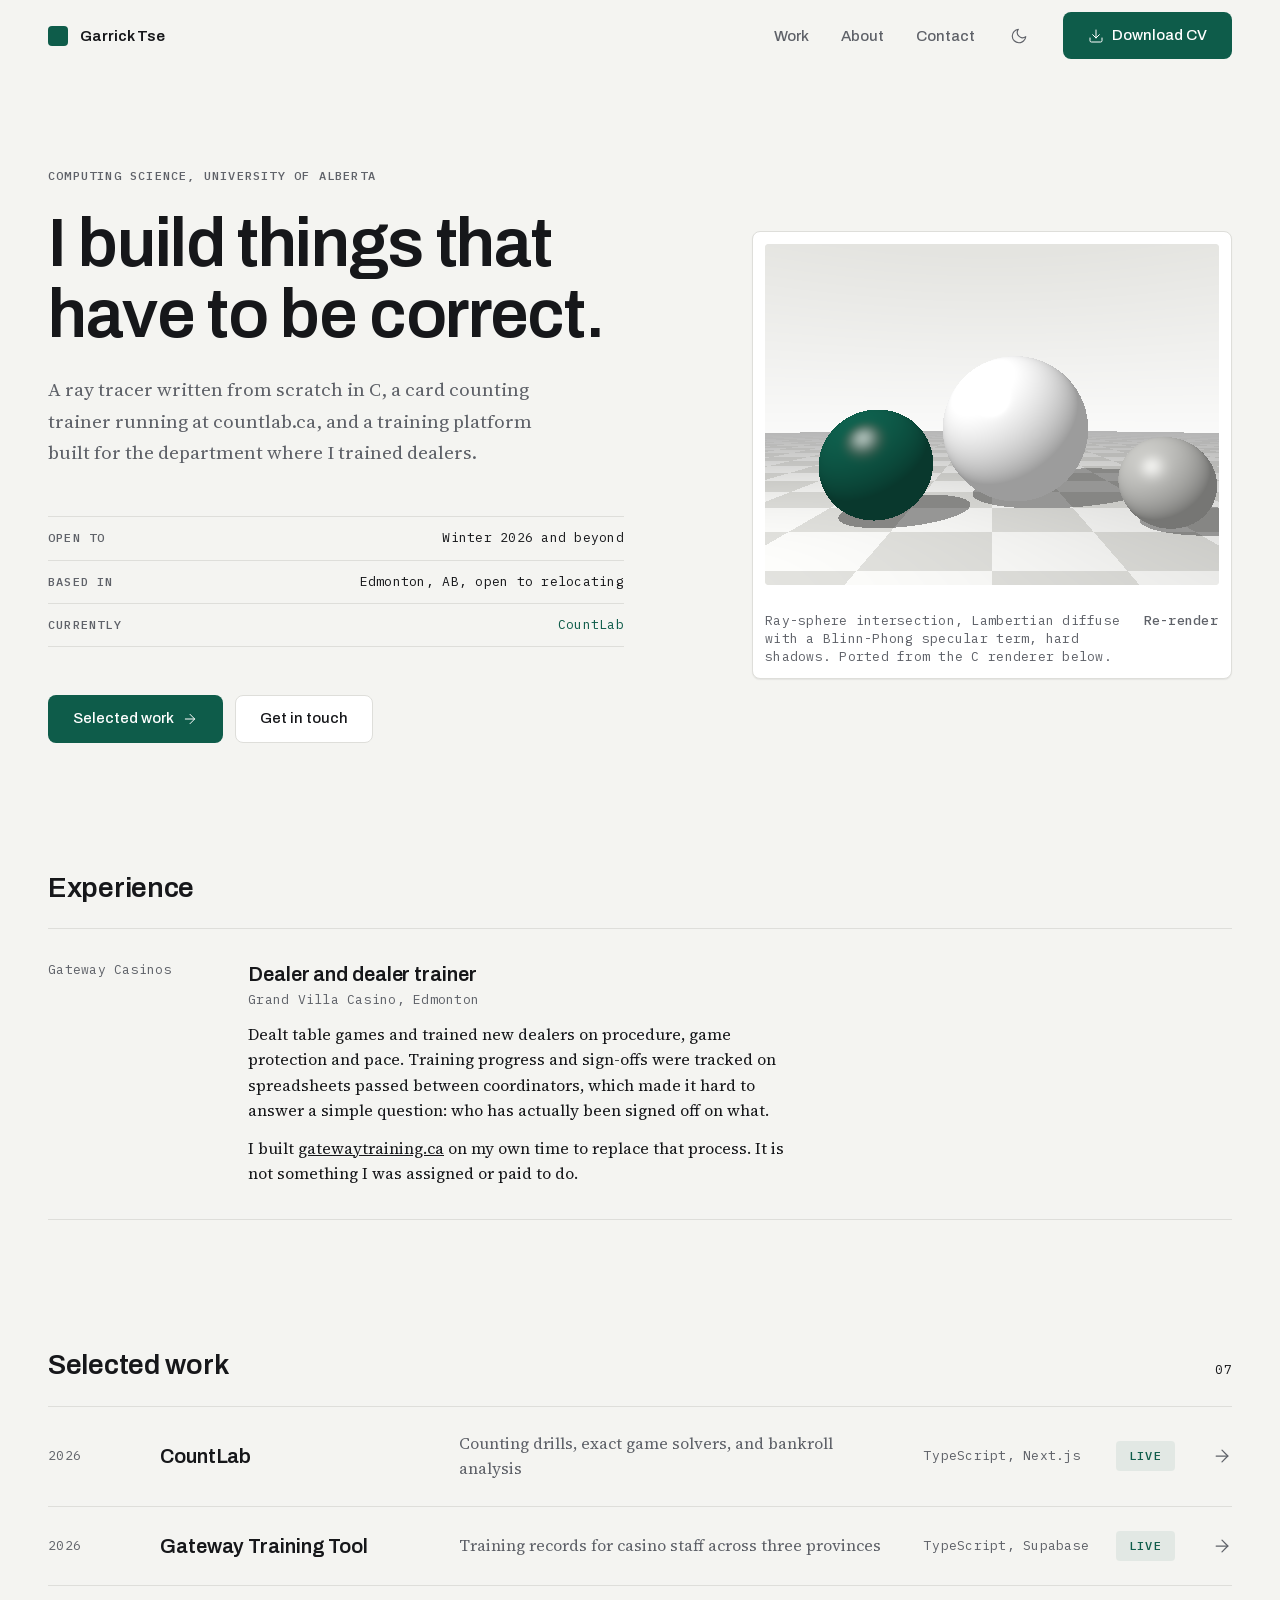
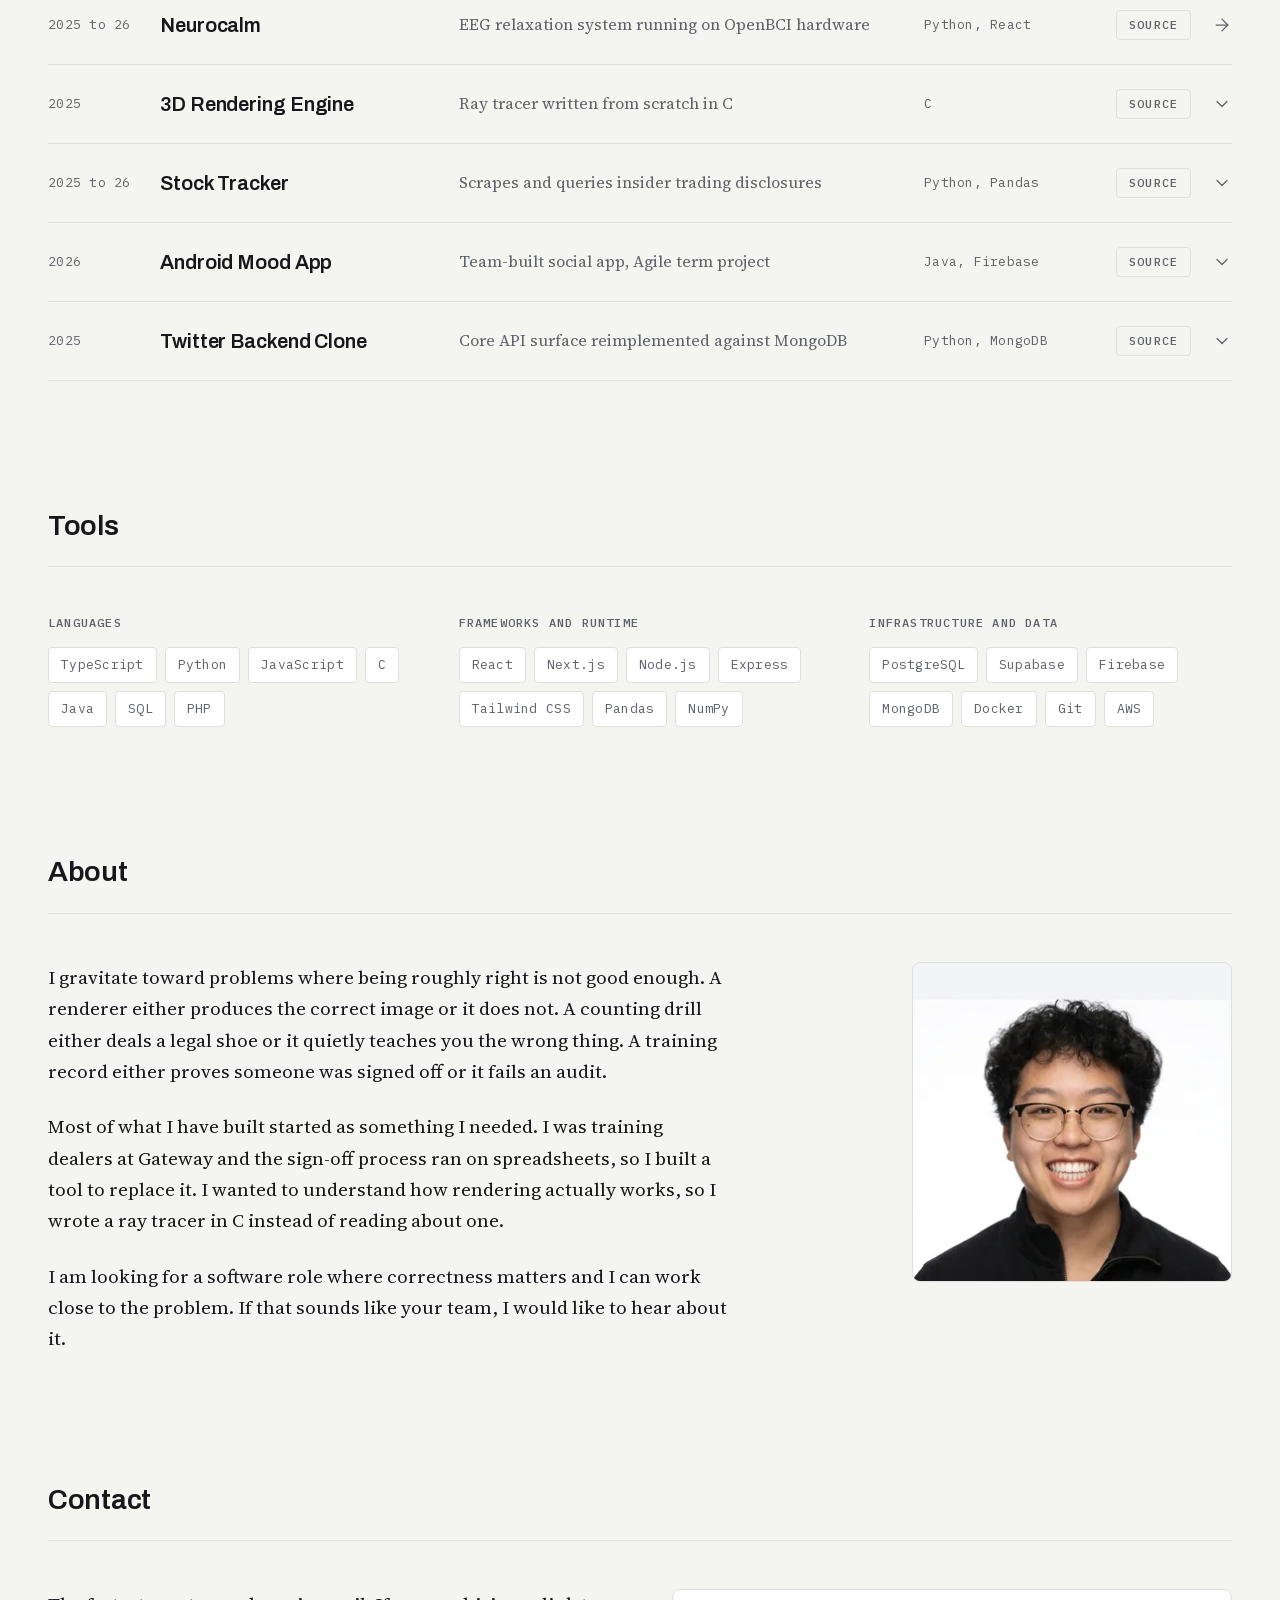
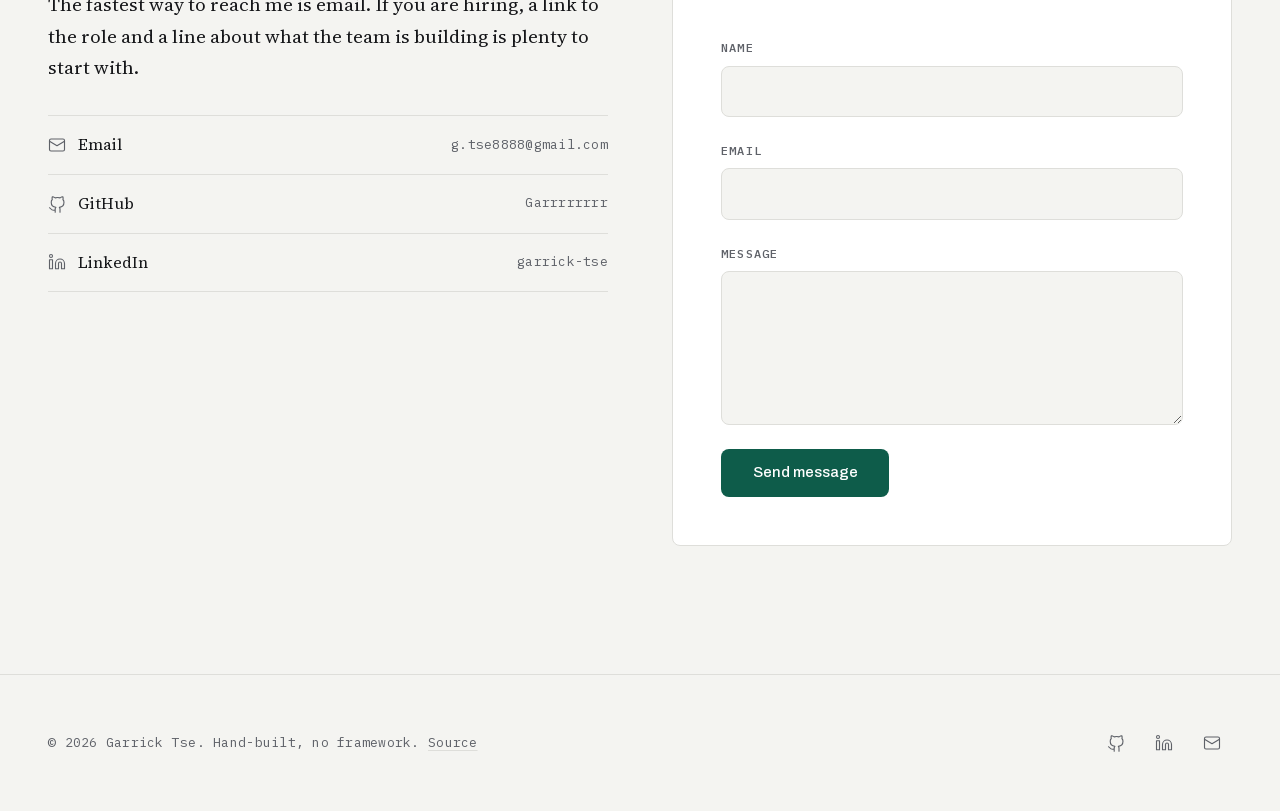
<file: index.html>
<!DOCTYPE html>
<html lang="en">
<head>
<meta charset="UTF-8">
<meta name="viewport" content="width=device-width, initial-scale=1">
<title>Garrick Tse, software engineer</title>
<meta name="description" content="Computing Science at the University of Alberta. A ray tracer written from scratch in C, a card counting trainer running at countlab.ca, and a training platform for casino staff across three provinces.">
<link rel="canonical" href="https://garricktse.com/">

<meta name="color-scheme" content="light dark">
<meta name="theme-color" content="#F4F4F1">

<meta property="og:type" content="website">
<meta property="og:site_name" content="Garrick Tse">
<meta property="og:url" content="https://garricktse.com/">
<meta property="og:title" content="Garrick Tse, software engineer">
<meta property="og:description" content="Computing Science at the University of Alberta. A ray tracer in C, a card counting trainer, and a training platform for casino staff across three provinces.">
<meta property="og:image" content="https://garricktse.com/images/og/home.png">
<meta property="og:image:width" content="1200">
<meta property="og:image:height" content="630">
<meta property="og:image:alt" content="Garrick Tse, software engineer. Selected work index.">
<meta name="twitter:card" content="summary_large_image">
<meta name="twitter:title" content="Garrick Tse, software engineer">
<meta name="twitter:description" content="Computing Science at the University of Alberta. A ray tracer in C, a card counting trainer, and a training platform for casino staff across three provinces.">
<meta name="twitter:image" content="https://garricktse.com/images/og/home.png">

<link rel="icon" href="/favicon.svg" type="image/svg+xml">
<link rel="icon" href="/favicon.ico" sizes="32x32">
<link rel="apple-touch-icon" href="/apple-touch-icon.png">
<link rel="manifest" href="/site.webmanifest">

<link rel="stylesheet" href="/assets/css/tokens.css">
<link rel="stylesheet" href="/assets/css/styles.css">

<!-- Applied before first paint so the theme never flashes. -->
<script>(function(){var d=document.documentElement;d.classList.add('js');try{var t=localStorage.getItem('theme');if(t==='dark'||t==='light'){d.setAttribute('data-theme',t);}}catch(e){}var m=document.querySelector('meta[name="theme-color"]');var dark=d.getAttribute('data-theme')==='dark'||(!d.getAttribute('data-theme')&&window.matchMedia('(prefers-color-scheme: dark)').matches);if(m&&dark){m.setAttribute('content','#101113');}})();</script>

<script type="application/ld+json">
{
  "@context": "https://schema.org",
  "@type": "Person",
  "name": "Garrick Tse",
  "url": "https://garricktse.com/",
  "email": "mailto:g.tse8888@gmail.com",
  "jobTitle": "Software engineer",
  "alumniOf": { "@type": "CollegeOrUniversity", "name": "University of Alberta" },
  "address": { "@type": "PostalAddress", "addressLocality": "Edmonton", "addressRegion": "AB", "addressCountry": "CA" },
  "sameAs": [
    "https://github.com/Garrrrrrrr",
    "https://www.linkedin.com/in/garrick-tse-6a5746229/"
  ]
}
</script>
</head>

<body>
<a class="skip-link" href="#main">Skip to content</a>

<!-- Icon sprite. Inlined so icon-only controls never render empty. -->
<svg width="0" height="0" style="position:absolute" aria-hidden="true" focusable="false"><defs>
<g id="i-github"><path d="M9 19c-5 1.5-5-2.5-7-3m14 6v-3.9a3.4 3.4 0 0 0-.9-2.6c3-.3 6.2-1.5 6.2-6.7A5.2 5.2 0 0 0 19.9 5a4.9 4.9 0 0 0-.1-3.6s-1.1-.3-3.7 1.4a12.7 12.7 0 0 0-6.6 0C6.9 1.1 5.8 1.4 5.8 1.4A4.9 4.9 0 0 0 5.7 5a5.2 5.2 0 0 0-1.4 3.7c0 5.2 3.2 6.4 6.2 6.7a3.4 3.4 0 0 0-.9 2.6V22" transform="translate(0 1)"/></g>
<g id="i-linkedin"><path d="M16 8a6 6 0 0 1 6 6v7h-4v-7a2 2 0 0 0-4 0v7h-4v-7a6 6 0 0 1 6-6z"/><rect x="2" y="9" width="4" height="12"/><circle cx="4" cy="4" r="2"/></g>
<g id="i-mail"><rect x="2" y="4" width="20" height="16" rx="2"/><path d="m22 7-10 6L2 7"/></g>
<g id="i-download"><path d="M21 15v4a2 2 0 0 1-2 2H5a2 2 0 0 1-2-2v-4"/><path d="m7 10 5 5 5-5"/><path d="M12 15V3"/></g>
<g id="i-external"><path d="M7 17 17 7"/><path d="M9 7h8v8"/></g>
<g id="i-arrow-right"><path d="M5 12h14"/><path d="m12 5 7 7-7 7"/></g>
<g id="i-arrow-left"><path d="M19 12H5"/><path d="m12 19-7-7 7-7"/></g>
<g id="i-chevron-down"><path d="m6 9 6 6 6-6"/></g>
<g id="i-sun"><circle cx="12" cy="12" r="4"/><path d="M12 2v2M12 20v2M4.9 4.9l1.4 1.4M17.7 17.7l1.4 1.4M2 12h2M20 12h2M4.9 19.1l1.4-1.4M17.7 6.3l1.4-1.4"/></g>
<g id="i-moon"><path d="M21 12.8A9 9 0 1 1 11.2 3a7 7 0 0 0 9.8 9.8z"/></g>
<g id="i-menu"><path d="M3 6h18M3 12h18M3 18h18"/></g>
<g id="i-close"><path d="M18 6 6 18M6 6l12 12"/></g>
</defs></svg>

<header class="header">
  <div class="container header__inner">
    <a class="wordmark" href="/">
      <span class="wordmark__mark" aria-hidden="true"></span>
      Garrick Tse
    </a>

    <nav class="nav" aria-label="Primary">
      <ul class="nav__links">
        <li><a class="nav__link" href="#work">Work</a></li>
        <li><a class="nav__link" href="#about">About</a></li>
        <li><a class="nav__link" href="#contact">Contact</a></li>
      </ul>

      <button class="icon-btn" type="button" data-theme-toggle aria-label="Switch between light and dark theme">
        <svg class="theme-toggle__moon" viewBox="0 0 24 24" fill="none" stroke="currentColor" stroke-width="1.5" stroke-linecap="round" stroke-linejoin="round" aria-hidden="true"><use href="#i-moon"/></svg>
        <svg class="theme-toggle__sun" viewBox="0 0 24 24" fill="none" stroke="currentColor" stroke-width="1.5" stroke-linecap="round" stroke-linejoin="round" aria-hidden="true"><use href="#i-sun"/></svg>
      </button>

      <a class="btn btn--primary nav__cta" href="/images/cv/Garrick_CV.pdf" download="Garrick-Tse-CV.pdf">
        <svg class="btn__icon" viewBox="0 0 24 24" fill="none" stroke="currentColor" stroke-width="1.5" stroke-linecap="round" stroke-linejoin="round" aria-hidden="true"><use href="#i-download"/></svg>
        Download CV
      </a>

      <button class="icon-btn nav__toggle" type="button" data-sheet-open aria-expanded="false" aria-controls="nav-sheet" aria-label="Open menu">
        <svg viewBox="0 0 24 24" fill="none" stroke="currentColor" stroke-width="1.5" stroke-linecap="round" stroke-linejoin="round" aria-hidden="true"><use href="#i-menu"/></svg>
      </button>
    </nav>
  </div>
</header>

<div class="sheet" id="nav-sheet" hidden>
  <div class="container">
    <div class="sheet__head">
      <span class="wordmark"><span class="wordmark__mark" aria-hidden="true"></span>Garrick Tse</span>
      <button class="icon-btn" type="button" data-sheet-close aria-label="Close menu">
        <svg viewBox="0 0 24 24" fill="none" stroke="currentColor" stroke-width="1.5" stroke-linecap="round" stroke-linejoin="round" aria-hidden="true"><use href="#i-close"/></svg>
      </button>
    </div>
    <ul class="sheet__links">
      <li><a class="sheet__link" href="#work">Work</a></li>
      <li><a class="sheet__link" href="#experience">Experience</a></li>
      <li><a class="sheet__link" href="#about">About</a></li>
      <li><a class="sheet__link" href="#contact">Contact</a></li>
    </ul>
    <div class="sheet__actions">
      <a class="btn btn--primary" href="/images/cv/Garrick_CV.pdf" download="Garrick-Tse-CV.pdf">
        <svg class="btn__icon" viewBox="0 0 24 24" fill="none" stroke="currentColor" stroke-width="1.5" stroke-linecap="round" stroke-linejoin="round" aria-hidden="true"><use href="#i-download"/></svg>
        Download CV
      </a>
      <a class="btn btn--secondary" href="mailto:g.tse8888@gmail.com">Email me</a>
    </div>
  </div>
</div>

<main id="main">

  <!-- HERO ---------------------------------------------------------------- -->
  <section class="hero">
    <div class="container hero__grid">
      <div>
        <p class="eyebrow">Computing Science, University of Alberta</p>
        <h1 class="t-display hero__statement">I build things that have to be correct.</h1>
        <p class="t-lead hero__lead">
          A ray tracer written from scratch in C, a card counting trainer running at
          countlab.ca, and a training platform built for the department where I trained dealers.
        </p>

        <dl class="hero__meta">
          <div class="hero__meta-row">
            <dt class="eyebrow hero__meta-key">Open to</dt>
            <!-- Availability. The one line on this site that goes stale.
                 Review it at the start of every recruiting cycle. -->
            <dd class="hero__meta-val">Winter 2026 and beyond</dd>
          </div>
          <div class="hero__meta-row">
            <dt class="eyebrow hero__meta-key">Based in</dt>
            <dd class="hero__meta-val">Edmonton, AB, open to relocating</dd>
          </div>
          <div class="hero__meta-row">
            <dt class="eyebrow hero__meta-key">Currently</dt>
            <dd class="hero__meta-val"><a href="https://countlab.ca" target="_blank" rel="noopener noreferrer">CountLab</a></dd>
          </div>
        </dl>

        <div class="hero__actions">
          <a class="btn btn--primary" href="#work">
            Selected work
            <svg class="btn__icon" viewBox="0 0 24 24" fill="none" stroke="currentColor" stroke-width="1.5" stroke-linecap="round" stroke-linejoin="round" aria-hidden="true"><use href="#i-arrow-right"/></svg>
          </a>
          <a class="btn btn--secondary" href="#contact">Get in touch</a>
        </div>
      </div>

      <!-- The renderer. Real ray tracing, not an animation. -->
      <figure class="render" data-render>
        <div class="render__stage">
          <!-- Shown until the renderer has a frame, and permanently if
               scripting is unavailable. Same scene, rendered ahead of time. -->
          <img class="render__fallback" src="/images/render-fallback.webp"
               width="720" height="540" decoding="async"
               alt="A ray traced scene: three spheres on a checkered plane, lit by a single light.">
          <canvas class="render__canvas" width="640" height="480" role="img"
                  aria-label="A ray traced scene: three spheres on a checkered plane, lit by a single light, rendering progressively."
                  aria-busy="true"></canvas>
        </div>
        <div class="render__progress" role="presentation">
          <div class="render__bar"></div>
        </div>
        <figcaption class="render__foot">
          <span class="mono render__caption">
            Ray-sphere intersection, Lambertian diffuse with a Blinn-Phong specular
            term, hard shadows. Ported from the C renderer below.
          </span>
          <button class="btn btn--quiet" type="button" data-render-replay hidden>Re-render</button>
        </figcaption>
      </figure>
    </div>
  </section>

  <!-- EXPERIENCE ---------------------------------------------------------- -->
  <section class="section" id="experience">
    <div class="container">
      <div class="section-head section-head--flush">
        <h2 class="t-h2">Experience</h2>
      </div>

      <div class="exp">
        <article class="exp__item reveal">
          <!-- CONFIRM: start and end dates for this role. -->
          <p class="mono exp__dates">Gateway Casinos</p>
          <div>
            <h3 class="t-h3">Dealer and dealer trainer</h3>
            <p class="mono exp__org">Grand Villa Casino, Edmonton</p>
            <div class="exp__body">
              <p>
                Dealt table games and trained new dealers on procedure, game protection
                and pace. Training progress and sign-offs were tracked on spreadsheets
                passed between coordinators, which made it hard to answer a simple
                question: who has actually been signed off on what.
              </p>
              <p>
                I built <a href="https://gatewaytraining.ca" target="_blank" rel="noopener noreferrer">gatewaytraining.ca</a>
                on my own time to replace that process. It is not something I was
                assigned or paid to do.
              </p>
            </div>
          </div>
        </article>
      </div>
    </div>
  </section>

  <!-- SELECTED WORK -------------------------------------------------------- -->
  <section class="section" id="work">
    <div class="container">
      <div class="section-head section-head--flush">
        <h2 class="t-h2">Selected work</h2>
        <span class="mono">07</span>
      </div>

      <div class="work">

        <!-- 1. CountLab -->
        <div class="work__item">
          <a class="work-row" href="/work/countlab/">
            <span class="work-title">CountLab</span>
            <span class="work-summary">Counting drills, exact game solvers, and bankroll analysis</span>
            <span class="work-meta mono">
              <span class="work-year">2026</span>
              <span class="work-stack">TypeScript, Next.js</span>
            </span>
            <span class="chip chip--live work-status">Live</span>
            <svg class="work-arrow work-arrow--go" viewBox="0 0 24 24" fill="none" stroke="currentColor" stroke-width="1.5" stroke-linecap="round" stroke-linejoin="round" aria-hidden="true"><use href="#i-arrow-right"/></svg>
          </a>
        </div>

        <!-- 2. Gateway Training Tool -->
        <div class="work__item">
          <a class="work-row" href="/work/gateway-training/">
            <span class="work-title">Gateway Training Tool</span>
            <span class="work-summary">Training records for casino staff across three provinces</span>
            <span class="work-meta mono">
              <span class="work-year">2026</span>
              <span class="work-stack">TypeScript, Supabase</span>
            </span>
            <span class="chip chip--live work-status">Live</span>
            <svg class="work-arrow work-arrow--go" viewBox="0 0 24 24" fill="none" stroke="currentColor" stroke-width="1.5" stroke-linecap="round" stroke-linejoin="round" aria-hidden="true"><use href="#i-arrow-right"/></svg>
          </a>
        </div>

        <!-- 3. Neurocalm -->
        <div class="work__item">
          <a class="work-row" href="/work/neurocalm/">
            <span class="work-title">Neurocalm</span>
            <span class="work-summary">EEG relaxation system running on OpenBCI hardware</span>
            <span class="work-meta mono">
              <span class="work-year">2025 to 26</span>
              <span class="work-stack">Python, React</span>
            </span>
            <span class="chip work-status">Source</span>
            <svg class="work-arrow work-arrow--go" viewBox="0 0 24 24" fill="none" stroke="currentColor" stroke-width="1.5" stroke-linecap="round" stroke-linejoin="round" aria-hidden="true"><use href="#i-arrow-right"/></svg>
          </a>
        </div>

        <!-- 4. 3D Rendering Engine -->
        <details class="work__item">
          <summary class="work-row">
            <span class="work-title">3D Rendering Engine</span>
            <span class="work-summary">Ray tracer written from scratch in C</span>
            <span class="work-meta mono">
              <span class="work-year">2025</span>
              <span class="work-stack">C</span>
            </span>
            <span class="chip work-status">Source</span>
            <svg class="work-arrow work-arrow--open" viewBox="0 0 24 24" fill="none" stroke="currentColor" stroke-width="1.5" stroke-linecap="round" stroke-linejoin="round" aria-hidden="true"><use href="#i-chevron-down"/></svg>
          </summary>
          <div class="work-detail">
            <div class="work-detail__body">
              <p>
                Ray-sphere intersection, surface normals, diffuse and specular lighting,
                and PPM output, with no graphics library involved. The renderer running
                at the top of this page is a port of it to canvas, so the shading model
                you are looking at is the one implemented here.
              </p>
            </div>
            <div class="shot-strip">
              <button class="shot" type="button" data-lightbox="ppm" data-caption="Five spheres with diffuse shading against a dark background">
                <img src="/images/projects/ppm1.webp" width="786" height="599" loading="lazy" decoding="async" alt="Five spheres with diffuse shading against a dark background">
              </button>
              <button class="shot" type="button" data-lightbox="ppm" data-caption="A scene with a sky gradient and a ground plane, with shadows cast onto it">
                <img src="/images/projects/ppm2.webp" width="640" height="477" loading="lazy" decoding="async" alt="A scene with a sky gradient and a ground plane, with shadows cast onto it">
              </button>
              <button class="shot" type="button" data-lightbox="ppm" data-caption="Spheres of differing radius sharing one light source">
                <img src="/images/projects/ppm3.webp" width="638" height="480" loading="lazy" decoding="async" alt="Spheres of differing radius sharing one light source">
              </button>
              <button class="shot" type="button" data-lightbox="ppm" data-caption="Close range spheres, showing the falloff across a curved surface">
                <img src="/images/projects/ppm4.webp" width="640" height="481" loading="lazy" decoding="async" alt="Close range spheres, showing the falloff across a curved surface">
              </button>
              <button class="shot" type="button" data-lightbox="ppm" data-caption="A composed multi-sphere scene, written out as a PPM file">
                <img src="/images/projects/ppm5.webp" width="800" height="596" loading="lazy" decoding="async" alt="A composed multi-sphere scene, written out as a PPM file">
              </button>
            </div>
            <div class="work-detail__links">
              <a class="link mono" href="https://github.com/Garrrrrrrr/Ray-Tracing-Engine-in-C" target="_blank" rel="noopener noreferrer">
                Source on GitHub
                <svg class="link__icon" viewBox="0 0 24 24" fill="none" stroke="currentColor" stroke-width="1.5" stroke-linecap="round" stroke-linejoin="round" aria-hidden="true"><use href="#i-external"/></svg>
              </a>
            </div>
          </div>
        </details>

        <!-- 5. Stock Tracker -->
        <details class="work__item">
          <summary class="work-row">
            <span class="work-title">Stock Tracker</span>
            <span class="work-summary">Scrapes and queries insider trading disclosures</span>
            <span class="work-meta mono">
              <span class="work-year">2025 to 26</span>
              <span class="work-stack">Python, Pandas</span>
            </span>
            <span class="chip work-status">Source</span>
            <svg class="work-arrow work-arrow--open" viewBox="0 0 24 24" fill="none" stroke="currentColor" stroke-width="1.5" stroke-linecap="round" stroke-linejoin="round" aria-hidden="true"><use href="#i-chevron-down"/></svg>
          </summary>
          <div class="work-detail">
            <div class="work-detail__body">
              <p>
                Scrapes public financial disclosures for trades made by executives,
                politicians and high net worth individuals, normalises them with Pandas,
                and presents them in a Tkinter desktop interface with filtering and
                per-person history.
              </p>
            </div>
            <div class="shot-strip">
              <button class="shot" type="button" data-lightbox="stock" data-caption="The toolbar: refresh, add a ticker, export to CSV, or query a single company">
                <img src="/images/projects/stock1.webp" width="1236" height="122" loading="lazy" decoding="async" alt="The toolbar: refresh, add a ticker, export to CSV, or query a single company">
              </button>
              <button class="shot" type="button" data-lightbox="stock" data-caption="The general feed: every recent filing with the insider, their title, the trade type and the price">
                <img src="/images/projects/stock2.webp" width="901" height="943" loading="lazy" decoding="async" alt="The general feed: every recent filing with the insider, their title, the trade type and the price">
              </button>
              <button class="shot" type="button" data-lightbox="stock" data-caption="A wider view of the same feed, sorted by submission date">
                <img src="/images/projects/stock3.webp" width="1600" height="1221" loading="lazy" decoding="async" alt="A wider view of the same feed, sorted by submission date">
              </button>
              <button class="shot" type="button" data-lightbox="stock" data-caption="The per-ticker query: symbol, how many days back, and a result limit">
                <img src="/images/projects/stock4.webp" width="1255" height="482" loading="lazy" decoding="async" alt="The per-ticker query: symbol, how many days back, and a result limit">
              </button>
              <button class="shot" type="button" data-lightbox="stock" data-caption="Results for a single ticker, with quantity sold alongside each insider and title">
                <img src="/images/projects/stock5.webp" width="1223" height="1070" loading="lazy" decoding="async" alt="Results for a single ticker, with quantity sold alongside each insider and title">
              </button>
            </div>
            <div class="work-detail__links">
              <a class="link mono" href="https://github.com/Garrrrrrrr/Stock-Tracker-App" target="_blank" rel="noopener noreferrer">
                Source on GitHub
                <svg class="link__icon" viewBox="0 0 24 24" fill="none" stroke="currentColor" stroke-width="1.5" stroke-linecap="round" stroke-linejoin="round" aria-hidden="true"><use href="#i-external"/></svg>
              </a>
            </div>
          </div>
        </details>

        <!-- 6. Android Mood App -->
        <details class="work__item">
          <summary class="work-row">
            <span class="work-title">Android Mood App</span>
            <span class="work-summary">Team-built social app, Agile term project</span>
            <span class="work-meta mono">
              <span class="work-year">2026</span>
              <span class="work-stack">Java, Firebase</span>
            </span>
            <span class="chip work-status">Source</span>
            <svg class="work-arrow work-arrow--open" viewBox="0 0 24 24" fill="none" stroke="currentColor" stroke-width="1.5" stroke-linecap="round" stroke-linejoin="round" aria-hidden="true"><use href="#i-chevron-down"/></svg>
          </summary>
          <div class="work-detail">
            <div class="work-detail__body">
              <p>
                An Android app for posting your current mood in an Instagram-like feed,
                built by a team of six across Agile sprints with Firebase for auth,
                storage and the live feed. My work was on the data layer: batching the
                query pattern behind the feed and moving image handling off the main
                thread so scrolling stayed smooth on older devices.
              </p>
            </div>
            <div class="shot-strip">
              <button class="shot" type="button" data-lightbox="android" data-caption="The mood feed, with the emotion setting the card colour">
                <img src="/images/projects/android1.webp" width="720" height="1600" loading="lazy" decoding="async" alt="The mood feed, with the emotion setting the card colour">
              </button>
              <button class="shot" type="button" data-lightbox="android" data-caption="The mood feed">
                <img src="/images/projects/android2.webp" width="720" height="1600" loading="lazy" decoding="async" alt="The mood feed">
              </button>
              <button class="shot" type="button" data-lightbox="android" data-caption="A profile, with follower counts and bio">
                <img src="/images/projects/android3.webp" width="720" height="1600" loading="lazy" decoding="async" alt="A profile, with follower counts and bio">
              </button>
              <button class="shot" type="button" data-lightbox="android" data-caption="A mood entry with an image attached">
                <img src="/images/projects/android4.webp" width="720" height="1600" loading="lazy" decoding="async" alt="A mood entry with an image attached">
              </button>
              <button class="shot" type="button" data-lightbox="android" data-caption="Browsing and filtering the feed">
                <img src="/images/projects/android5.webp" width="720" height="1600" loading="lazy" decoding="async" alt="Browsing and filtering the feed">
              </button>
            </div>
            <div class="work-detail__links">
              <a class="link mono" href="https://github.com/Garrrrrrrr/Android-Social-Media-Mood-App" target="_blank" rel="noopener noreferrer">
                Source on GitHub
                <svg class="link__icon" viewBox="0 0 24 24" fill="none" stroke="currentColor" stroke-width="1.5" stroke-linecap="round" stroke-linejoin="round" aria-hidden="true"><use href="#i-external"/></svg>
              </a>
            </div>
          </div>
        </details>

        <!-- 7. Twitter Backend Clone -->
        <details class="work__item">
          <summary class="work-row">
            <span class="work-title">Twitter Backend Clone</span>
            <span class="work-summary">Core API surface reimplemented against MongoDB</span>
            <span class="work-meta mono">
              <span class="work-year">2025</span>
              <span class="work-stack">Python, MongoDB</span>
            </span>
            <span class="chip work-status">Source</span>
            <svg class="work-arrow work-arrow--open" viewBox="0 0 24 24" fill="none" stroke="currentColor" stroke-width="1.5" stroke-linecap="round" stroke-linejoin="round" aria-hidden="true"><use href="#i-chevron-down"/></svg>
          </summary>
          <div class="work-detail">
            <div class="work-detail__body">
              <p>
                Tweets, follows, search and the timeline query, implemented in Python
                against MongoDB. The interesting part was the timeline: assembling a
                feed from a follow graph without scanning every document, which is where
                the indexing decisions actually start to matter.
              </p>
            </div>
            <div class="work-detail__links">
              <a class="link mono" href="https://github.com/Garrrrrrrr/Twitter-Backend-Clone" target="_blank" rel="noopener noreferrer">
                Source on GitHub
                <svg class="link__icon" viewBox="0 0 24 24" fill="none" stroke="currentColor" stroke-width="1.5" stroke-linecap="round" stroke-linejoin="round" aria-hidden="true"><use href="#i-external"/></svg>
              </a>
            </div>
          </div>
        </details>

      </div>
    </div>
  </section>

  <!-- TOOLS ---------------------------------------------------------------- -->
  <section class="section" id="tools">
    <div class="container">
      <div class="section-head">
        <h2 class="t-h2">Tools</h2>
      </div>

      <div class="tools">
        <div class="reveal">
          <p class="eyebrow tools__label">Languages</p>
          <ul class="tag-list">
            <li class="tag">TypeScript</li>
            <li class="tag">Python</li>
            <li class="tag">JavaScript</li>
            <li class="tag">C</li>
            <li class="tag">Java</li>
            <li class="tag">SQL</li>
            <li class="tag">PHP</li>
          </ul>
        </div>
        <div class="reveal">
          <p class="eyebrow tools__label">Frameworks and runtime</p>
          <ul class="tag-list">
            <li class="tag">React</li>
            <li class="tag">Next.js</li>
            <li class="tag">Node.js</li>
            <li class="tag">Express</li>
            <li class="tag">Tailwind CSS</li>
            <li class="tag">Pandas</li>
            <li class="tag">NumPy</li>
          </ul>
        </div>
        <div class="reveal">
          <p class="eyebrow tools__label">Infrastructure and data</p>
          <ul class="tag-list">
            <li class="tag">PostgreSQL</li>
            <li class="tag">Supabase</li>
            <li class="tag">Firebase</li>
            <li class="tag">MongoDB</li>
            <li class="tag">Docker</li>
            <li class="tag">Git</li>
            <li class="tag">AWS</li>
          </ul>
        </div>
      </div>
    </div>
  </section>

  <!-- ABOUT ----------------------------------------------------------------- -->
  <section class="section" id="about">
    <div class="container">
      <div class="section-head">
        <h2 class="t-h2">About</h2>
      </div>

      <div class="about__grid">
        <div class="prose">
          <p>
            I gravitate toward problems where being roughly right is not good enough.
            A renderer either produces the correct image or it does not. A counting
            drill either deals a legal shoe or it quietly teaches you the wrong thing.
            A training record either proves someone was signed off or it fails an audit.
          </p>
          <p>
            Most of what I have built started as something I needed. I was training
            dealers at Gateway and the sign-off process ran on spreadsheets, so I built
            a tool to replace it. I wanted to understand how rendering actually works,
            so I wrote a ray tracer in C instead of reading about one.
          </p>
          <p>
            I am looking for a software role where correctness matters and I can work
            close to the problem. If that sounds like your team, I would like to hear
            about it.
          </p>
        </div>

        <picture>
          <source srcset="/images/cv/headshot-320.webp 320w, /images/cv/headshot-640.webp 640w"
                  sizes="(min-width: 768px) 320px, 100vw" type="image/webp">
          <img class="about__photo" src="/images/cv/headshot-640.jpg"
               width="640" height="640" loading="lazy" decoding="async"
               alt="Garrick Tse">
        </picture>
      </div>
    </div>
  </section>

  <!-- CONTACT --------------------------------------------------------------- -->
  <section class="section" id="contact">
    <div class="container">
      <div class="section-head">
        <h2 class="t-h2">Contact</h2>
      </div>

      <div class="contact__grid">
        <div>
          <p class="prose">
            The fastest way to reach me is email. If you are hiring, a link to the role
            and a line about what the team is building is plenty to start with.
          </p>

          <div class="contact__routes">
            <a class="contact__route" href="mailto:g.tse8888@gmail.com">
              <svg viewBox="0 0 24 24" fill="none" stroke="currentColor" stroke-width="1.5" stroke-linecap="round" stroke-linejoin="round" aria-hidden="true"><use href="#i-mail"/></svg>
              Email
              <span class="contact__route-val">g.tse8888@gmail.com</span>
            </a>
            <a class="contact__route" href="https://github.com/Garrrrrrrr" target="_blank" rel="noopener noreferrer">
              <svg viewBox="0 0 24 24" fill="none" stroke="currentColor" stroke-width="1.5" stroke-linecap="round" stroke-linejoin="round" aria-hidden="true"><use href="#i-github"/></svg>
              GitHub
              <span class="contact__route-val">Garrrrrrrr</span>
            </a>
            <a class="contact__route" href="https://www.linkedin.com/in/garrick-tse-6a5746229/" target="_blank" rel="noopener noreferrer">
              <svg viewBox="0 0 24 24" fill="none" stroke="currentColor" stroke-width="1.5" stroke-linecap="round" stroke-linejoin="round" aria-hidden="true"><use href="#i-linkedin"/></svg>
              LinkedIn
              <span class="contact__route-val">garrick-tse</span>
            </a>
          </div>
        </div>

        <form class="form" id="contact-form" novalidate>
          <div class="field">
            <label class="field__label" for="name">Name</label>
            <input class="field__input" type="text" id="name" name="name" autocomplete="name"
                   aria-describedby="name-error" required>
            <p class="field__error" id="name-error" role="alert"></p>
          </div>

          <div class="field">
            <label class="field__label" for="email">Email</label>
            <input class="field__input" type="email" id="email" name="email" autocomplete="email"
                   aria-describedby="email-error" required>
            <p class="field__error" id="email-error" role="alert"></p>
          </div>

          <div class="field">
            <label class="field__label" for="message">Message</label>
            <textarea class="field__input" id="message" name="message" rows="5"
                      aria-describedby="message-error" required></textarea>
            <p class="field__error" id="message-error" role="alert"></p>
          </div>

          <div class="field field--trap" aria-hidden="true">
            <label for="company">Company</label>
            <input type="text" id="company" name="company" tabindex="-1" autocomplete="off">
          </div>

          <button class="btn btn--primary form__submit" type="submit">Send message</button>
          <p class="form__status" id="form-status" role="status" aria-live="polite"></p>
        </form>
      </div>
    </div>
  </section>

</main>

<footer class="footer">
  <div class="container footer__inner">
    <p class="mono footer__meta">
      &copy; <span data-year>2026</span> Garrick Tse.
      Hand-built, no framework.
      <a href="https://github.com/Garrrrrrrr/website" target="_blank" rel="noopener noreferrer">Source</a>
    </p>
    <div class="footer__social">
      <a class="icon-btn" href="https://github.com/Garrrrrrrr" target="_blank" rel="noopener noreferrer" aria-label="GitHub">
        <svg viewBox="0 0 24 24" fill="none" stroke="currentColor" stroke-width="1.5" stroke-linecap="round" stroke-linejoin="round" aria-hidden="true"><use href="#i-github"/></svg>
      </a>
      <a class="icon-btn" href="https://www.linkedin.com/in/garrick-tse-6a5746229/" target="_blank" rel="noopener noreferrer" aria-label="LinkedIn">
        <svg viewBox="0 0 24 24" fill="none" stroke="currentColor" stroke-width="1.5" stroke-linecap="round" stroke-linejoin="round" aria-hidden="true"><use href="#i-linkedin"/></svg>
      </a>
      <a class="icon-btn" href="mailto:g.tse8888@gmail.com" aria-label="Email">
        <svg viewBox="0 0 24 24" fill="none" stroke="currentColor" stroke-width="1.5" stroke-linecap="round" stroke-linejoin="round" aria-hidden="true"><use href="#i-mail"/></svg>
      </a>
    </div>
  </div>
</footer>

<!-- LIGHTBOX -->
<div class="lightbox" id="lightbox" role="dialog" aria-modal="true" aria-label="Screenshot viewer" hidden>
  <button class="icon-btn lightbox__close" type="button" aria-label="Close viewer">
    <svg viewBox="0 0 24 24" fill="none" stroke="currentColor" stroke-width="1.5" stroke-linecap="round" stroke-linejoin="round" aria-hidden="true"><use href="#i-close"/></svg>
  </button>
  <button class="icon-btn lightbox__nav lightbox__nav--prev" type="button" aria-label="Previous screenshot">
    <svg viewBox="0 0 24 24" fill="none" stroke="currentColor" stroke-width="1.5" stroke-linecap="round" stroke-linejoin="round" aria-hidden="true"><use href="#i-arrow-left"/></svg>
  </button>
  <button class="icon-btn lightbox__nav lightbox__nav--next" type="button" aria-label="Next screenshot">
    <svg viewBox="0 0 24 24" fill="none" stroke="currentColor" stroke-width="1.5" stroke-linecap="round" stroke-linejoin="round" aria-hidden="true"><use href="#i-arrow-right"/></svg>
  </button>
  <figure class="lightbox__figure">
    <img class="lightbox__img" alt="">
    <figcaption class="mono lightbox__caption"></figcaption>
  </figure>
</div>

<script src="/assets/js/raytracer.js" defer></script>
<script src="/assets/js/main.js" defer></script>
</body>
</html>
</file>
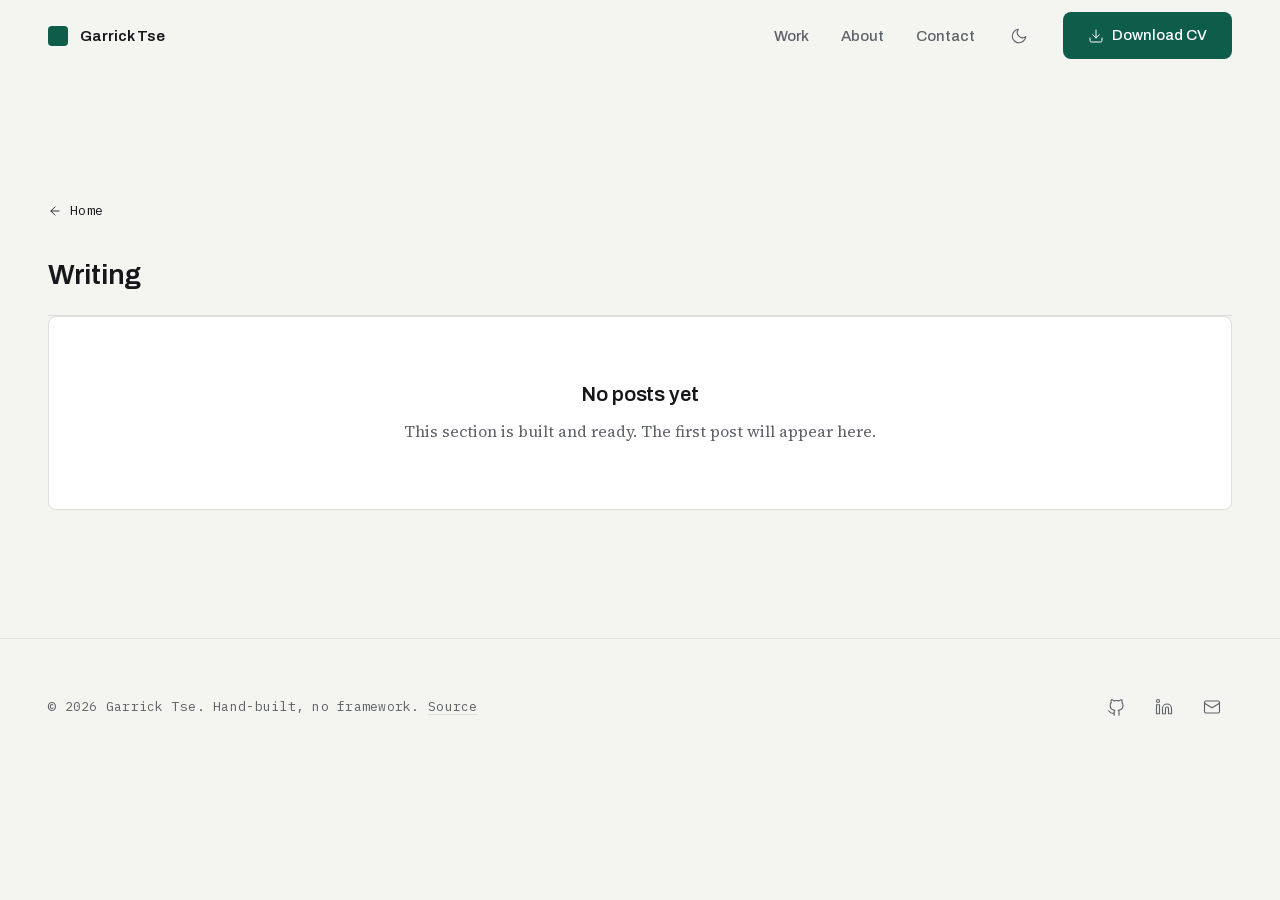
<file: writing/index.html>
<!DOCTYPE html>
<html lang="en">
<head>
<meta charset="UTF-8">
<meta name="viewport" content="width=device-width, initial-scale=1">
<title>Writing · Garrick Tse</title>
<meta name="description" content="Notes on systems, simulation and the things I build.">
<link rel="canonical" href="https://garricktse.com/writing/">
<meta name="robots" content="noindex">
<meta name="color-scheme" content="light dark">
<meta name="theme-color" content="#F4F4F1">

<meta property="og:type" content="article">
<meta property="og:site_name" content="Garrick Tse">
<meta property="og:url" content="https://garricktse.com/writing/">
<meta property="og:title" content="Writing · Garrick Tse">
<meta property="og:description" content="Notes on systems, simulation and the things I build.">
<meta property="og:image" content="https://garricktse.com/images/og/home.png">
<meta property="og:image:width" content="1200">
<meta property="og:image:height" content="630">
<meta property="og:image:alt" content="Writing, Garrick Tse">
<meta name="twitter:card" content="summary_large_image">
<meta name="twitter:title" content="Writing · Garrick Tse">
<meta name="twitter:description" content="Notes on systems, simulation and the things I build.">
<meta name="twitter:image" content="https://garricktse.com/images/og/home.png">

<link rel="icon" href="/favicon.svg" type="image/svg+xml">
<link rel="icon" href="/favicon.ico" sizes="32x32">
<link rel="apple-touch-icon" href="/apple-touch-icon.png">
<link rel="manifest" href="/site.webmanifest">

<link rel="stylesheet" href="/assets/css/tokens.css">
<link rel="stylesheet" href="/assets/css/styles.css">

<!-- Applied before first paint so the theme never flashes. -->
<script>(function(){var d=document.documentElement;d.classList.add('js');try{var t=localStorage.getItem('theme');if(t==='dark'||t==='light'){d.setAttribute('data-theme',t);}}catch(e){}var m=document.querySelector('meta[name="theme-color"]');var dark=d.getAttribute('data-theme')==='dark'||(!d.getAttribute('data-theme')&&window.matchMedia('(prefers-color-scheme: dark)').matches);if(m&&dark){m.setAttribute('content','#101113');}})();</script>
</head>

<body>
<a class="skip-link" href="#main">Skip to content</a>

<svg width="0" height="0" style="position:absolute" aria-hidden="true" focusable="false"><defs>
<g id="i-github"><path d="M9 19c-5 1.5-5-2.5-7-3m14 6v-3.9a3.4 3.4 0 0 0-.9-2.6c3-.3 6.2-1.5 6.2-6.7A5.2 5.2 0 0 0 19.9 5a4.9 4.9 0 0 0-.1-3.6s-1.1-.3-3.7 1.4a12.7 12.7 0 0 0-6.6 0C6.9 1.1 5.8 1.4 5.8 1.4A4.9 4.9 0 0 0 5.7 5a5.2 5.2 0 0 0-1.4 3.7c0 5.2 3.2 6.4 6.2 6.7a3.4 3.4 0 0 0-.9 2.6V22" transform="translate(0 1)"/></g>
<g id="i-linkedin"><path d="M16 8a6 6 0 0 1 6 6v7h-4v-7a2 2 0 0 0-4 0v7h-4v-7a6 6 0 0 1 6-6z"/><rect x="2" y="9" width="4" height="12"/><circle cx="4" cy="4" r="2"/></g>
<g id="i-mail"><rect x="2" y="4" width="20" height="16" rx="2"/><path d="m22 7-10 6L2 7"/></g>
<g id="i-download"><path d="M21 15v4a2 2 0 0 1-2 2H5a2 2 0 0 1-2-2v-4"/><path d="m7 10 5 5 5-5"/><path d="M12 15V3"/></g>
<g id="i-external"><path d="M7 17 17 7"/><path d="M9 7h8v8"/></g>
<g id="i-arrow-right"><path d="M5 12h14"/><path d="m12 5 7 7-7 7"/></g>
<g id="i-arrow-left"><path d="M19 12H5"/><path d="m12 19-7-7 7-7"/></g>
<g id="i-chevron-down"><path d="m6 9 6 6 6-6"/></g>
<g id="i-sun"><circle cx="12" cy="12" r="4"/><path d="M12 2v2M12 20v2M4.9 4.9l1.4 1.4M17.7 17.7l1.4 1.4M2 12h2M20 12h2M4.9 19.1l1.4-1.4M17.7 6.3l1.4-1.4"/></g>
<g id="i-moon"><path d="M21 12.8A9 9 0 1 1 11.2 3a7 7 0 0 0 9.8 9.8z"/></g>
<g id="i-menu"><path d="M3 6h18M3 12h18M3 18h18"/></g>
<g id="i-close"><path d="M18 6 6 18M6 6l12 12"/></g>
</defs></svg>

<header class="header">
  <div class="container header__inner">
    <a class="wordmark" href="/">
      <span class="wordmark__mark" aria-hidden="true"></span>
      Garrick Tse
    </a>

    <nav class="nav" aria-label="Primary">
      <ul class="nav__links">
        <li><a class="nav__link" href="/#work">Work</a></li>
        <li><a class="nav__link" href="/#about">About</a></li>
        <li><a class="nav__link" href="/#contact">Contact</a></li>
      </ul>

      <button class="icon-btn" type="button" data-theme-toggle aria-label="Switch between light and dark theme">
        <svg class="theme-toggle__moon" viewBox="0 0 24 24" fill="none" stroke="currentColor" stroke-width="1.5" stroke-linecap="round" stroke-linejoin="round" aria-hidden="true"><use href="#i-moon"/></svg>
        <svg class="theme-toggle__sun" viewBox="0 0 24 24" fill="none" stroke="currentColor" stroke-width="1.5" stroke-linecap="round" stroke-linejoin="round" aria-hidden="true"><use href="#i-sun"/></svg>
      </button>

      <a class="btn btn--primary nav__cta" href="/images/cv/Garrick_CV.pdf" download="Garrick-Tse-CV.pdf">
        <svg class="btn__icon" viewBox="0 0 24 24" fill="none" stroke="currentColor" stroke-width="1.5" stroke-linecap="round" stroke-linejoin="round" aria-hidden="true"><use href="#i-download"/></svg>
        Download CV
      </a>

      <button class="icon-btn nav__toggle" type="button" data-sheet-open aria-expanded="false" aria-controls="nav-sheet" aria-label="Open menu">
        <svg viewBox="0 0 24 24" fill="none" stroke="currentColor" stroke-width="1.5" stroke-linecap="round" stroke-linejoin="round" aria-hidden="true"><use href="#i-menu"/></svg>
      </button>
    </nav>
  </div>
</header>

<div class="sheet" id="nav-sheet" hidden>
  <div class="container">
    <div class="sheet__head">
      <span class="wordmark"><span class="wordmark__mark" aria-hidden="true"></span>Garrick Tse</span>
      <button class="icon-btn" type="button" data-sheet-close aria-label="Close menu">
        <svg viewBox="0 0 24 24" fill="none" stroke="currentColor" stroke-width="1.5" stroke-linecap="round" stroke-linejoin="round" aria-hidden="true"><use href="#i-close"/></svg>
      </button>
    </div>
    <ul class="sheet__links">
      <li><a class="sheet__link" href="/#work">Work</a></li>
      <li><a class="sheet__link" href="/#experience">Experience</a></li>
      <li><a class="sheet__link" href="/#about">About</a></li>
      <li><a class="sheet__link" href="/#contact">Contact</a></li>
    </ul>
    <div class="sheet__actions">
      <a class="btn btn--primary" href="/images/cv/Garrick_CV.pdf" download="Garrick-Tse-CV.pdf">
        <svg class="btn__icon" viewBox="0 0 24 24" fill="none" stroke="currentColor" stroke-width="1.5" stroke-linecap="round" stroke-linejoin="round" aria-hidden="true"><use href="#i-download"/></svg>
        Download CV
      </a>
      <a class="btn btn--secondary" href="mailto:g.tse8888@gmail.com">Email me</a>
    </div>
  </div>
</div>

<main id="main">

  <section class="section">
    <div class="container">
      <p class="case__back">
        <a class="link mono" href="/"><svg class="link__icon" viewBox="0 0 24 24" fill="none" stroke="currentColor" stroke-width="1.5" stroke-linecap="round" stroke-linejoin="round" aria-hidden="true"><use href="#i-arrow-left"/></svg> Home</a>
      </p>

      <div class="section-head section-head--flush">
        <h1 class="t-h2">Writing</h1>
      </div>

      <!-- ADDING A POST
           1. Copy _template.html to a new directory, e.g. writing/my-post/index.html
           2. Fill in the title, description, date and body.
           3. Add a <a class="post-item"> row to the list below, newest first,
              and delete the .empty-state block.
           4. Add the post URL to sitemap.xml and remove the noindex meta tag
              from this page's head.
           5. Add a Writing link to the header nav in every page, next to About.
      -->

      <div class="post-list">
        <div class="empty-state">
          <h2 class="t-h3">No posts yet</h2>
          <p>This section is built and ready. The first post will appear here.</p>
        </div>
      </div>
    </div>
  </section>

</main>

<footer class="footer">
  <div class="container footer__inner">
    <p class="mono footer__meta">
      &copy; <span data-year>2026</span> Garrick Tse.
      Hand-built, no framework.
      <a href="https://github.com/Garrrrrrrr/website" target="_blank" rel="noopener noreferrer">Source</a>
    </p>
    <div class="footer__social">
      <a class="icon-btn" href="https://github.com/Garrrrrrrr" target="_blank" rel="noopener noreferrer" aria-label="GitHub">
        <svg viewBox="0 0 24 24" fill="none" stroke="currentColor" stroke-width="1.5" stroke-linecap="round" stroke-linejoin="round" aria-hidden="true"><use href="#i-github"/></svg>
      </a>
      <a class="icon-btn" href="https://www.linkedin.com/in/garrick-tse-6a5746229/" target="_blank" rel="noopener noreferrer" aria-label="LinkedIn">
        <svg viewBox="0 0 24 24" fill="none" stroke="currentColor" stroke-width="1.5" stroke-linecap="round" stroke-linejoin="round" aria-hidden="true"><use href="#i-linkedin"/></svg>
      </a>
      <a class="icon-btn" href="mailto:g.tse8888@gmail.com" aria-label="Email">
        <svg viewBox="0 0 24 24" fill="none" stroke="currentColor" stroke-width="1.5" stroke-linecap="round" stroke-linejoin="round" aria-hidden="true"><use href="#i-mail"/></svg>
      </a>
    </div>
  </div>
</footer>

<!-- LIGHTBOX -->
<div class="lightbox" id="lightbox" role="dialog" aria-modal="true" aria-label="Screenshot viewer" hidden>
  <button class="icon-btn lightbox__close" type="button" aria-label="Close viewer">
    <svg viewBox="0 0 24 24" fill="none" stroke="currentColor" stroke-width="1.5" stroke-linecap="round" stroke-linejoin="round" aria-hidden="true"><use href="#i-close"/></svg>
  </button>
  <button class="icon-btn lightbox__nav lightbox__nav--prev" type="button" aria-label="Previous screenshot">
    <svg viewBox="0 0 24 24" fill="none" stroke="currentColor" stroke-width="1.5" stroke-linecap="round" stroke-linejoin="round" aria-hidden="true"><use href="#i-arrow-left"/></svg>
  </button>
  <button class="icon-btn lightbox__nav lightbox__nav--next" type="button" aria-label="Next screenshot">
    <svg viewBox="0 0 24 24" fill="none" stroke="currentColor" stroke-width="1.5" stroke-linecap="round" stroke-linejoin="round" aria-hidden="true"><use href="#i-arrow-right"/></svg>
  </button>
  <figure class="lightbox__figure">
    <img class="lightbox__img" alt="">
    <figcaption class="mono lightbox__caption"></figcaption>
  </figure>
</div>

<script src="/assets/js/main.js" defer></script>
</body>
</html>
</file>
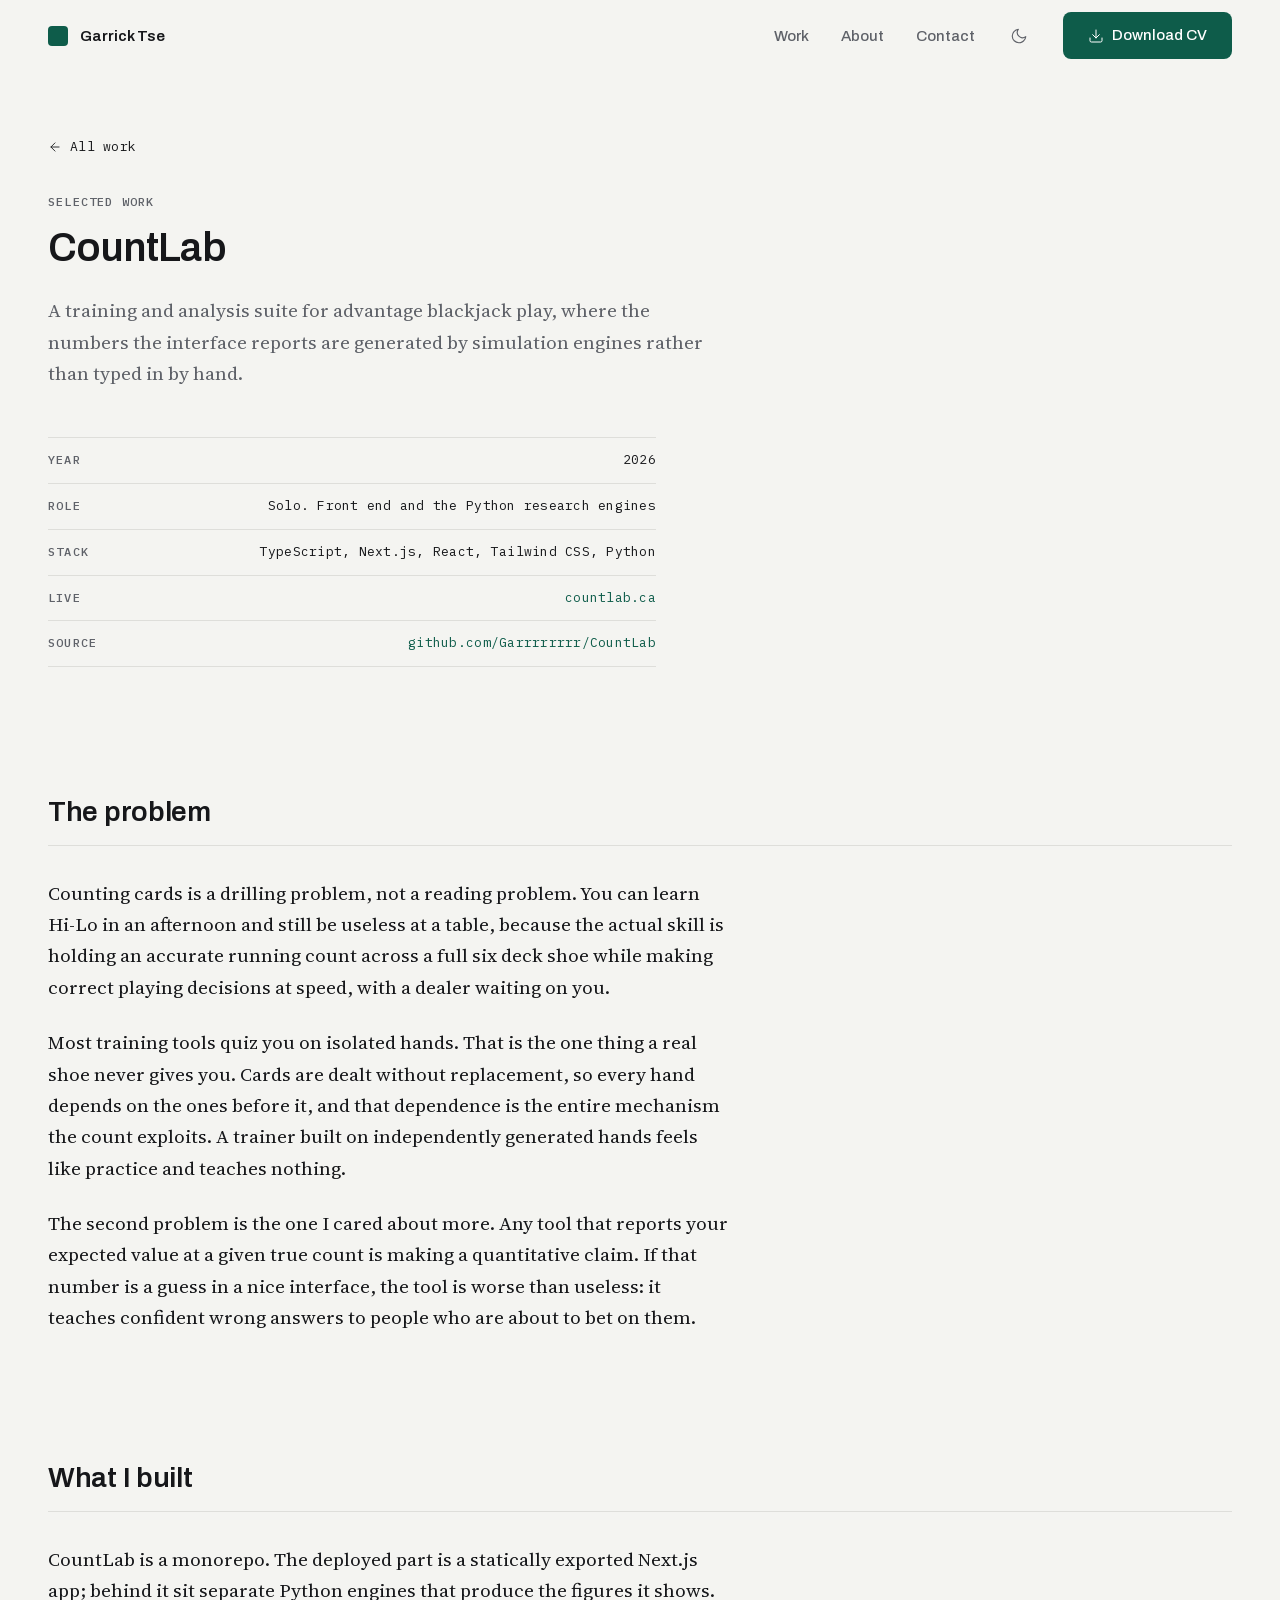
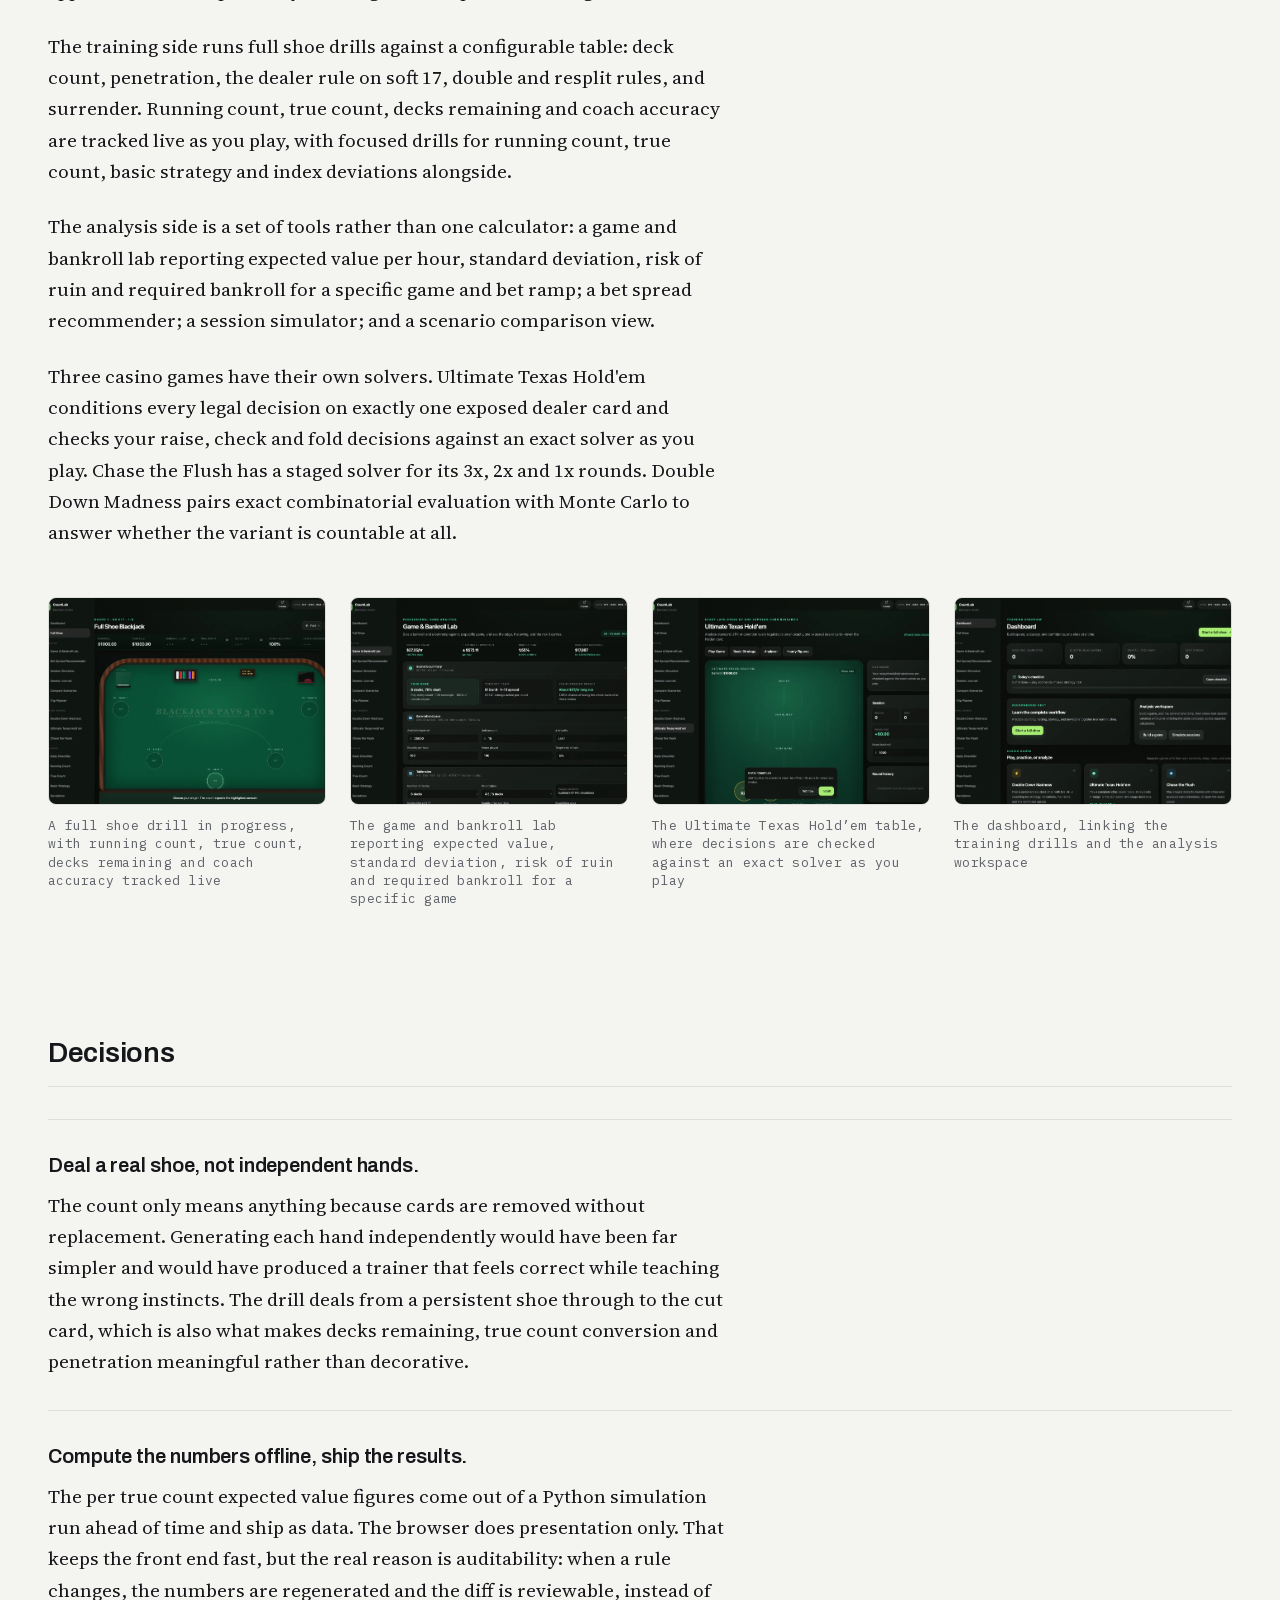
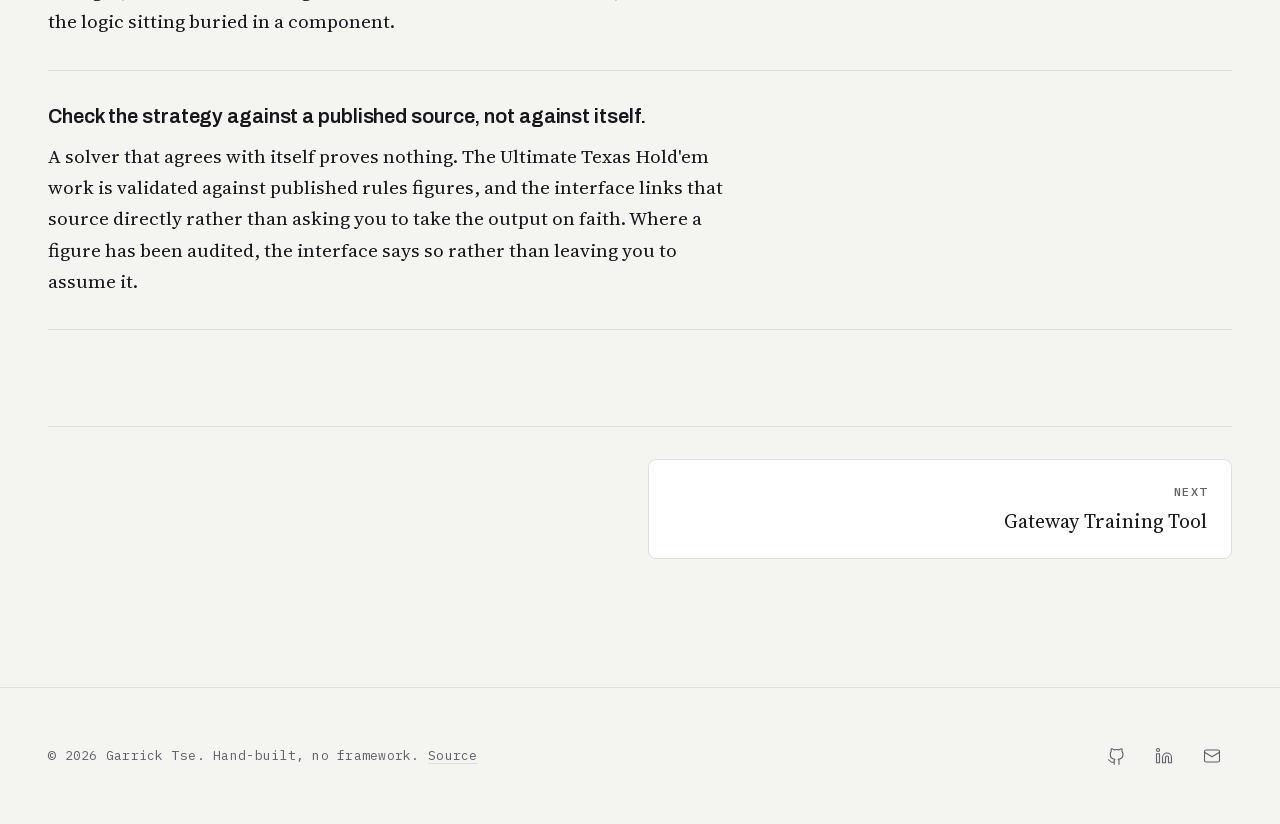
<file: work/countlab/index.html>
<!DOCTYPE html>
<html lang="en">
<head>
<meta charset="UTF-8">
<meta name="viewport" content="width=device-width, initial-scale=1">
<title>CountLab, a training and analysis suite for advantage blackjack · Garrick Tse</title>
<meta name="description" content="CountLab is a blackjack training and analysis suite: full shoe counting drills, exact solvers for three casino games, and bankroll analysis backed by offline simulation.">
<link rel="canonical" href="https://garricktse.com/work/countlab/">
<meta name="color-scheme" content="light dark">
<meta name="theme-color" content="#F4F4F1">

<meta property="og:type" content="article">
<meta property="og:site_name" content="Garrick Tse">
<meta property="og:url" content="https://garricktse.com/work/countlab/">
<meta property="og:title" content="CountLab, a training and analysis suite for advantage blackjack · Garrick Tse">
<meta property="og:description" content="CountLab is a blackjack training and analysis suite: full shoe counting drills, exact solvers for three casino games, and bankroll analysis backed by offline simulation.">
<meta property="og:image" content="https://garricktse.com/images/og/countlab.png">
<meta property="og:image:width" content="1200">
<meta property="og:image:height" content="630">
<meta property="og:image:alt" content="CountLab case study, Garrick Tse">
<meta name="twitter:card" content="summary_large_image">
<meta name="twitter:title" content="CountLab, a training and analysis suite for advantage blackjack · Garrick Tse">
<meta name="twitter:description" content="CountLab is a blackjack training and analysis suite: full shoe counting drills, exact solvers for three casino games, and bankroll analysis backed by offline simulation.">
<meta name="twitter:image" content="https://garricktse.com/images/og/countlab.png">

<link rel="icon" href="/favicon.svg" type="image/svg+xml">
<link rel="icon" href="/favicon.ico" sizes="32x32">
<link rel="apple-touch-icon" href="/apple-touch-icon.png">
<link rel="manifest" href="/site.webmanifest">

<link rel="stylesheet" href="/assets/css/tokens.css">
<link rel="stylesheet" href="/assets/css/styles.css">

<!-- Applied before first paint so the theme never flashes. -->
<script>(function(){var d=document.documentElement;d.classList.add('js');try{var t=localStorage.getItem('theme');if(t==='dark'||t==='light'){d.setAttribute('data-theme',t);}}catch(e){}var m=document.querySelector('meta[name="theme-color"]');var dark=d.getAttribute('data-theme')==='dark'||(!d.getAttribute('data-theme')&&window.matchMedia('(prefers-color-scheme: dark)').matches);if(m&&dark){m.setAttribute('content','#101113');}})();</script>
</head>

<body>
<a class="skip-link" href="#main">Skip to content</a>

<svg width="0" height="0" style="position:absolute" aria-hidden="true" focusable="false"><defs>
<g id="i-github"><path d="M9 19c-5 1.5-5-2.5-7-3m14 6v-3.9a3.4 3.4 0 0 0-.9-2.6c3-.3 6.2-1.5 6.2-6.7A5.2 5.2 0 0 0 19.9 5a4.9 4.9 0 0 0-.1-3.6s-1.1-.3-3.7 1.4a12.7 12.7 0 0 0-6.6 0C6.9 1.1 5.8 1.4 5.8 1.4A4.9 4.9 0 0 0 5.7 5a5.2 5.2 0 0 0-1.4 3.7c0 5.2 3.2 6.4 6.2 6.7a3.4 3.4 0 0 0-.9 2.6V22" transform="translate(0 1)"/></g>
<g id="i-linkedin"><path d="M16 8a6 6 0 0 1 6 6v7h-4v-7a2 2 0 0 0-4 0v7h-4v-7a6 6 0 0 1 6-6z"/><rect x="2" y="9" width="4" height="12"/><circle cx="4" cy="4" r="2"/></g>
<g id="i-mail"><rect x="2" y="4" width="20" height="16" rx="2"/><path d="m22 7-10 6L2 7"/></g>
<g id="i-download"><path d="M21 15v4a2 2 0 0 1-2 2H5a2 2 0 0 1-2-2v-4"/><path d="m7 10 5 5 5-5"/><path d="M12 15V3"/></g>
<g id="i-external"><path d="M7 17 17 7"/><path d="M9 7h8v8"/></g>
<g id="i-arrow-right"><path d="M5 12h14"/><path d="m12 5 7 7-7 7"/></g>
<g id="i-arrow-left"><path d="M19 12H5"/><path d="m12 19-7-7 7-7"/></g>
<g id="i-chevron-down"><path d="m6 9 6 6 6-6"/></g>
<g id="i-sun"><circle cx="12" cy="12" r="4"/><path d="M12 2v2M12 20v2M4.9 4.9l1.4 1.4M17.7 17.7l1.4 1.4M2 12h2M20 12h2M4.9 19.1l1.4-1.4M17.7 6.3l1.4-1.4"/></g>
<g id="i-moon"><path d="M21 12.8A9 9 0 1 1 11.2 3a7 7 0 0 0 9.8 9.8z"/></g>
<g id="i-menu"><path d="M3 6h18M3 12h18M3 18h18"/></g>
<g id="i-close"><path d="M18 6 6 18M6 6l12 12"/></g>
</defs></svg>

<header class="header">
  <div class="container header__inner">
    <a class="wordmark" href="/">
      <span class="wordmark__mark" aria-hidden="true"></span>
      Garrick Tse
    </a>

    <nav class="nav" aria-label="Primary">
      <ul class="nav__links">
        <li><a class="nav__link" href="/#work">Work</a></li>
        <li><a class="nav__link" href="/#about">About</a></li>
        <li><a class="nav__link" href="/#contact">Contact</a></li>
      </ul>

      <button class="icon-btn" type="button" data-theme-toggle aria-label="Switch between light and dark theme">
        <svg class="theme-toggle__moon" viewBox="0 0 24 24" fill="none" stroke="currentColor" stroke-width="1.5" stroke-linecap="round" stroke-linejoin="round" aria-hidden="true"><use href="#i-moon"/></svg>
        <svg class="theme-toggle__sun" viewBox="0 0 24 24" fill="none" stroke="currentColor" stroke-width="1.5" stroke-linecap="round" stroke-linejoin="round" aria-hidden="true"><use href="#i-sun"/></svg>
      </button>

      <a class="btn btn--primary nav__cta" href="/images/cv/Garrick_CV.pdf" download="Garrick-Tse-CV.pdf">
        <svg class="btn__icon" viewBox="0 0 24 24" fill="none" stroke="currentColor" stroke-width="1.5" stroke-linecap="round" stroke-linejoin="round" aria-hidden="true"><use href="#i-download"/></svg>
        Download CV
      </a>

      <button class="icon-btn nav__toggle" type="button" data-sheet-open aria-expanded="false" aria-controls="nav-sheet" aria-label="Open menu">
        <svg viewBox="0 0 24 24" fill="none" stroke="currentColor" stroke-width="1.5" stroke-linecap="round" stroke-linejoin="round" aria-hidden="true"><use href="#i-menu"/></svg>
      </button>
    </nav>
  </div>
</header>

<div class="sheet" id="nav-sheet" hidden>
  <div class="container">
    <div class="sheet__head">
      <span class="wordmark"><span class="wordmark__mark" aria-hidden="true"></span>Garrick Tse</span>
      <button class="icon-btn" type="button" data-sheet-close aria-label="Close menu">
        <svg viewBox="0 0 24 24" fill="none" stroke="currentColor" stroke-width="1.5" stroke-linecap="round" stroke-linejoin="round" aria-hidden="true"><use href="#i-close"/></svg>
      </button>
    </div>
    <ul class="sheet__links">
      <li><a class="sheet__link" href="/#work">Work</a></li>
      <li><a class="sheet__link" href="/#experience">Experience</a></li>
      <li><a class="sheet__link" href="/#about">About</a></li>
      <li><a class="sheet__link" href="/#contact">Contact</a></li>
    </ul>
    <div class="sheet__actions">
      <a class="btn btn--primary" href="/images/cv/Garrick_CV.pdf" download="Garrick-Tse-CV.pdf">
        <svg class="btn__icon" viewBox="0 0 24 24" fill="none" stroke="currentColor" stroke-width="1.5" stroke-linecap="round" stroke-linejoin="round" aria-hidden="true"><use href="#i-download"/></svg>
        Download CV
      </a>
      <a class="btn btn--secondary" href="mailto:g.tse8888@gmail.com">Email me</a>
    </div>
  </div>
</div>

<main id="main">

  <article class="case">
    <div class="container">
      <p class="case__back">
        <a class="link mono" href="/#work"><svg class="link__icon" viewBox="0 0 24 24" fill="none" stroke="currentColor" stroke-width="1.5" stroke-linecap="round" stroke-linejoin="round" aria-hidden="true"><use href="#i-arrow-left"/></svg> All work</a>
      </p>

      <p class="eyebrow">Selected work</p>
      <h1 class="t-h1 case__title">CountLab</h1>
      <p class="t-lead case__lead">A training and analysis suite for advantage blackjack play, where the numbers the interface reports are generated by simulation engines rather than typed in by hand.</p>

      <dl class="case__meta">
        <div class="case__meta-row">
          <dt class="eyebrow case__meta-key">Year</dt>
          <dd class="case__meta-val">2026</dd>
        </div>
        <div class="case__meta-row">
          <dt class="eyebrow case__meta-key">Role</dt>
          <dd class="case__meta-val">Solo. Front end and the Python research engines</dd>
        </div>
        <div class="case__meta-row">
          <dt class="eyebrow case__meta-key">Stack</dt>
          <dd class="case__meta-val">TypeScript, Next.js, React, Tailwind CSS, Python</dd>
        </div>
        <div class="case__meta-row">
          <dt class="eyebrow case__meta-key">Live</dt>
          <dd class="case__meta-val"><a href="https://countlab.ca" target="_blank" rel="noopener noreferrer">countlab.ca</a></dd>
        </div>
        <div class="case__meta-row">
          <dt class="eyebrow case__meta-key">Source</dt>
          <dd class="case__meta-val"><a href="https://github.com/Garrrrrrrr/CountLab" target="_blank" rel="noopener noreferrer">github.com/Garrrrrrrr/CountLab</a></dd>
        </div>
      </dl>

      <section class="case__block">
        <div class="case__block-head">
          <h2 class="t-h2">The problem</h2>
        </div>
        <div class="prose">
          <p>
            Counting cards is a drilling problem, not a reading problem. You can learn
            Hi-Lo in an afternoon and still be useless at a table, because the actual
            skill is holding an accurate running count across a full six deck shoe while
            making correct playing decisions at speed, with a dealer waiting on you.
          </p>
          <p>
            Most training tools quiz you on isolated hands. That is the one thing a real
            shoe never gives you. Cards are dealt without replacement, so every hand
            depends on the ones before it, and that dependence is the entire mechanism
            the count exploits. A trainer built on independently generated hands feels
            like practice and teaches nothing.
          </p>
          <p>
            The second problem is the one I cared about more. Any tool that reports your
            expected value at a given true count is making a quantitative claim. If that
            number is a guess in a nice interface, the tool is worse than useless: it
            teaches confident wrong answers to people who are about to bet on them.
          </p>
        </div>
      </section>

      <section class="case__block">
        <div class="case__block-head">
          <h2 class="t-h2">What I built</h2>
        </div>
        <div class="prose">
          <p>
            CountLab is a monorepo. The deployed part is a statically exported Next.js
            app; behind it sit separate Python engines that produce the figures it shows.
          </p>
          <p>
            The training side runs full shoe drills against a configurable table: deck
            count, penetration, the dealer rule on soft 17, double and resplit rules, and
            surrender. Running count, true count, decks remaining and coach accuracy are
            tracked live as you play, with focused drills for running count, true count,
            basic strategy and index deviations alongside.
          </p>
          <p>
            The analysis side is a set of tools rather than one calculator: a game and
            bankroll lab reporting expected value per hour, standard deviation, risk of
            ruin and required bankroll for a specific game and bet ramp; a bet spread
            recommender; a session simulator; and a scenario comparison view.
          </p>
          <p>
            Three casino games have their own solvers. Ultimate Texas Hold'em conditions
            every legal decision on exactly one exposed dealer card and checks your raise,
            check and fold decisions against an exact solver as you play. Chase the Flush
            has a staged solver for its 3x, 2x and 1x rounds. Double Down Madness pairs
            exact combinatorial evaluation with Monte Carlo to answer whether the variant
            is countable at all.
          </p>
        </div>

        <div class="figure-grid">
          <figure class="figure">
            <button class="figure__frame" type="button" data-lightbox="countlab" data-caption="A full shoe drill in progress, with running count, true count, decks remaining and coach accuracy tracked live">
              <img src="/images/projects/countlab-shoe.webp" width="1440" height="1000" loading="lazy" decoding="async" alt="A full shoe drill in progress, with running count, true count, decks remaining and coach accuracy tracked live">
            </button>
            <figcaption>A full shoe drill in progress, with running count, true count, decks remaining and coach accuracy tracked live</figcaption>
          </figure>
          <figure class="figure">
            <button class="figure__frame" type="button" data-lightbox="countlab" data-caption="The game and bankroll lab reporting expected value, standard deviation, risk of ruin and required bankroll for a specific game">
              <img src="/images/projects/countlab-bankroll.webp" width="1440" height="1000" loading="lazy" decoding="async" alt="The game and bankroll lab reporting expected value, standard deviation, risk of ruin and required bankroll for a specific game">
            </button>
            <figcaption>The game and bankroll lab reporting expected value, standard deviation, risk of ruin and required bankroll for a specific game</figcaption>
          </figure>
          <figure class="figure">
            <button class="figure__frame" type="button" data-lightbox="countlab" data-caption="The Ultimate Texas Hold’em table, where decisions are checked against an exact solver as you play">
              <img src="/images/projects/countlab-uth.webp" width="1440" height="1000" loading="lazy" decoding="async" alt="The Ultimate Texas Hold’em table, where decisions are checked against an exact solver as you play">
            </button>
            <figcaption>The Ultimate Texas Hold’em table, where decisions are checked against an exact solver as you play</figcaption>
          </figure>
          <figure class="figure">
            <button class="figure__frame" type="button" data-lightbox="countlab" data-caption="The dashboard, linking the training drills and the analysis workspace">
              <img src="/images/projects/countlab-dashboard.webp" width="1440" height="1000" loading="lazy" decoding="async" alt="The dashboard, linking the training drills and the analysis workspace">
            </button>
            <figcaption>The dashboard, linking the training drills and the analysis workspace</figcaption>
          </figure>
        </div>
      </section>

      <section class="case__block">
        <div class="case__block-head">
          <h2 class="t-h2">Decisions</h2>
        </div>
        <div class="decision">
          <h3 class="t-h3 decision__q">Deal a real shoe, not independent hands.</h3>
          <div class="prose">
            <p>
              The count only means anything because cards are removed without
              replacement. Generating each hand independently would have been far simpler
              and would have produced a trainer that feels correct while teaching the
              wrong instincts. The drill deals from a persistent shoe through to the cut
              card, which is also what makes decks remaining, true count conversion and
              penetration meaningful rather than decorative.
            </p></div>
        </div>
        <div class="decision">
          <h3 class="t-h3 decision__q">Compute the numbers offline, ship the results.</h3>
          <div class="prose">
            <p>
              The per true count expected value figures come out of a Python simulation
              run ahead of time and ship as data. The browser does presentation only.
              That keeps the front end fast, but the real reason is auditability: when a
              rule changes, the numbers are regenerated and the diff is reviewable,
              instead of the logic sitting buried in a component.
            </p></div>
        </div>
        <div class="decision">
          <h3 class="t-h3 decision__q">Check the strategy against a published source, not against itself.</h3>
          <div class="prose">
            <p>
              A solver that agrees with itself proves nothing. The Ultimate Texas
              Hold'em work is validated against published rules figures, and the
              interface links that source directly rather than asking you to take the
              output on faith. Where a figure has been audited, the interface says so
              rather than leaving you to assume it.
            </p></div>
        </div>
      </section>

      <nav class="case__nav" aria-label="Other projects">
        <span></span>
        <a class="case__nav-link case__nav-link--next" href="/work/gateway-training/">
          <span class="eyebrow">Next</span>
          <span class="t-h3">Gateway Training Tool</span>
        </a>
      </nav>
    </div>
  </article>

</main>

<footer class="footer">
  <div class="container footer__inner">
    <p class="mono footer__meta">
      &copy; <span data-year>2026</span> Garrick Tse.
      Hand-built, no framework.
      <a href="https://github.com/Garrrrrrrr/website" target="_blank" rel="noopener noreferrer">Source</a>
    </p>
    <div class="footer__social">
      <a class="icon-btn" href="https://github.com/Garrrrrrrr" target="_blank" rel="noopener noreferrer" aria-label="GitHub">
        <svg viewBox="0 0 24 24" fill="none" stroke="currentColor" stroke-width="1.5" stroke-linecap="round" stroke-linejoin="round" aria-hidden="true"><use href="#i-github"/></svg>
      </a>
      <a class="icon-btn" href="https://www.linkedin.com/in/garrick-tse-6a5746229/" target="_blank" rel="noopener noreferrer" aria-label="LinkedIn">
        <svg viewBox="0 0 24 24" fill="none" stroke="currentColor" stroke-width="1.5" stroke-linecap="round" stroke-linejoin="round" aria-hidden="true"><use href="#i-linkedin"/></svg>
      </a>
      <a class="icon-btn" href="mailto:g.tse8888@gmail.com" aria-label="Email">
        <svg viewBox="0 0 24 24" fill="none" stroke="currentColor" stroke-width="1.5" stroke-linecap="round" stroke-linejoin="round" aria-hidden="true"><use href="#i-mail"/></svg>
      </a>
    </div>
  </div>
</footer>

<!-- LIGHTBOX -->
<div class="lightbox" id="lightbox" role="dialog" aria-modal="true" aria-label="Screenshot viewer" hidden>
  <button class="icon-btn lightbox__close" type="button" aria-label="Close viewer">
    <svg viewBox="0 0 24 24" fill="none" stroke="currentColor" stroke-width="1.5" stroke-linecap="round" stroke-linejoin="round" aria-hidden="true"><use href="#i-close"/></svg>
  </button>
  <button class="icon-btn lightbox__nav lightbox__nav--prev" type="button" aria-label="Previous screenshot">
    <svg viewBox="0 0 24 24" fill="none" stroke="currentColor" stroke-width="1.5" stroke-linecap="round" stroke-linejoin="round" aria-hidden="true"><use href="#i-arrow-left"/></svg>
  </button>
  <button class="icon-btn lightbox__nav lightbox__nav--next" type="button" aria-label="Next screenshot">
    <svg viewBox="0 0 24 24" fill="none" stroke="currentColor" stroke-width="1.5" stroke-linecap="round" stroke-linejoin="round" aria-hidden="true"><use href="#i-arrow-right"/></svg>
  </button>
  <figure class="lightbox__figure">
    <img class="lightbox__img" alt="">
    <figcaption class="mono lightbox__caption"></figcaption>
  </figure>
</div>

<script src="/assets/js/main.js" defer></script>
</body>
</html>
</file>
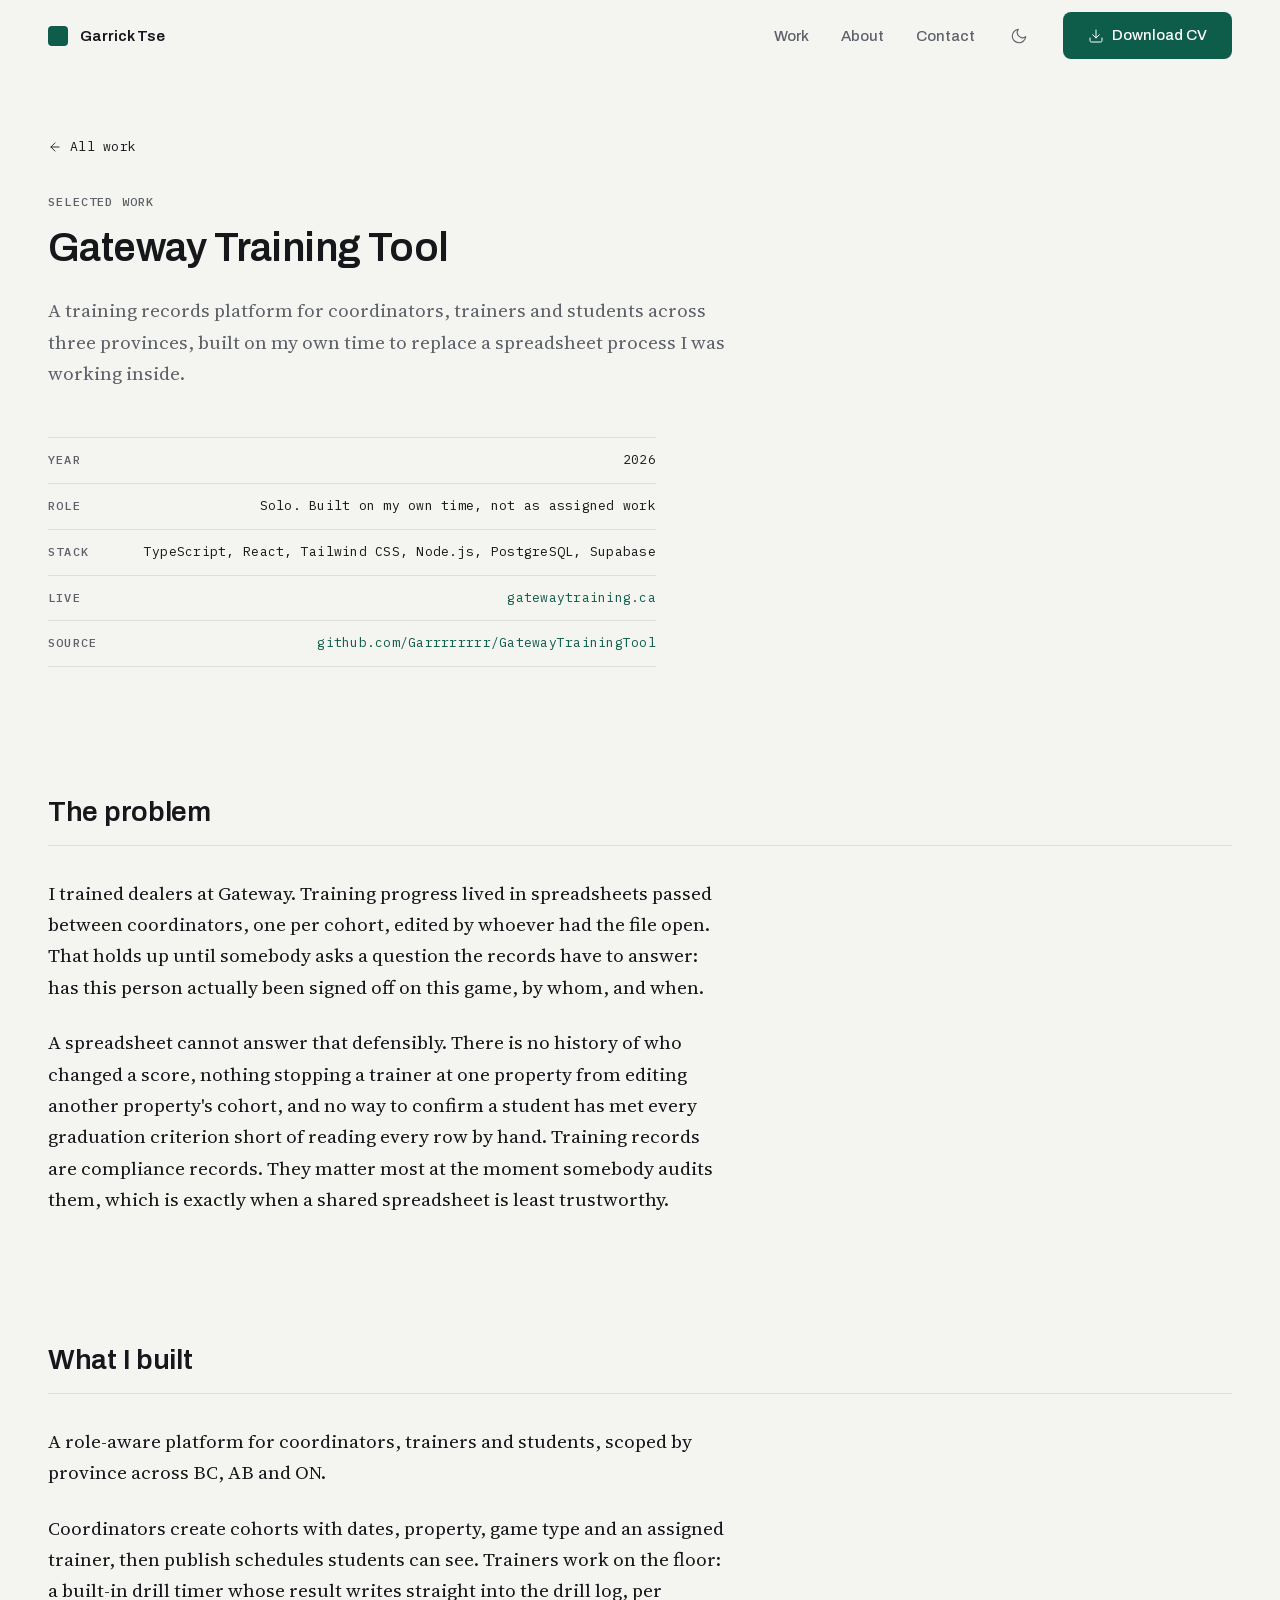
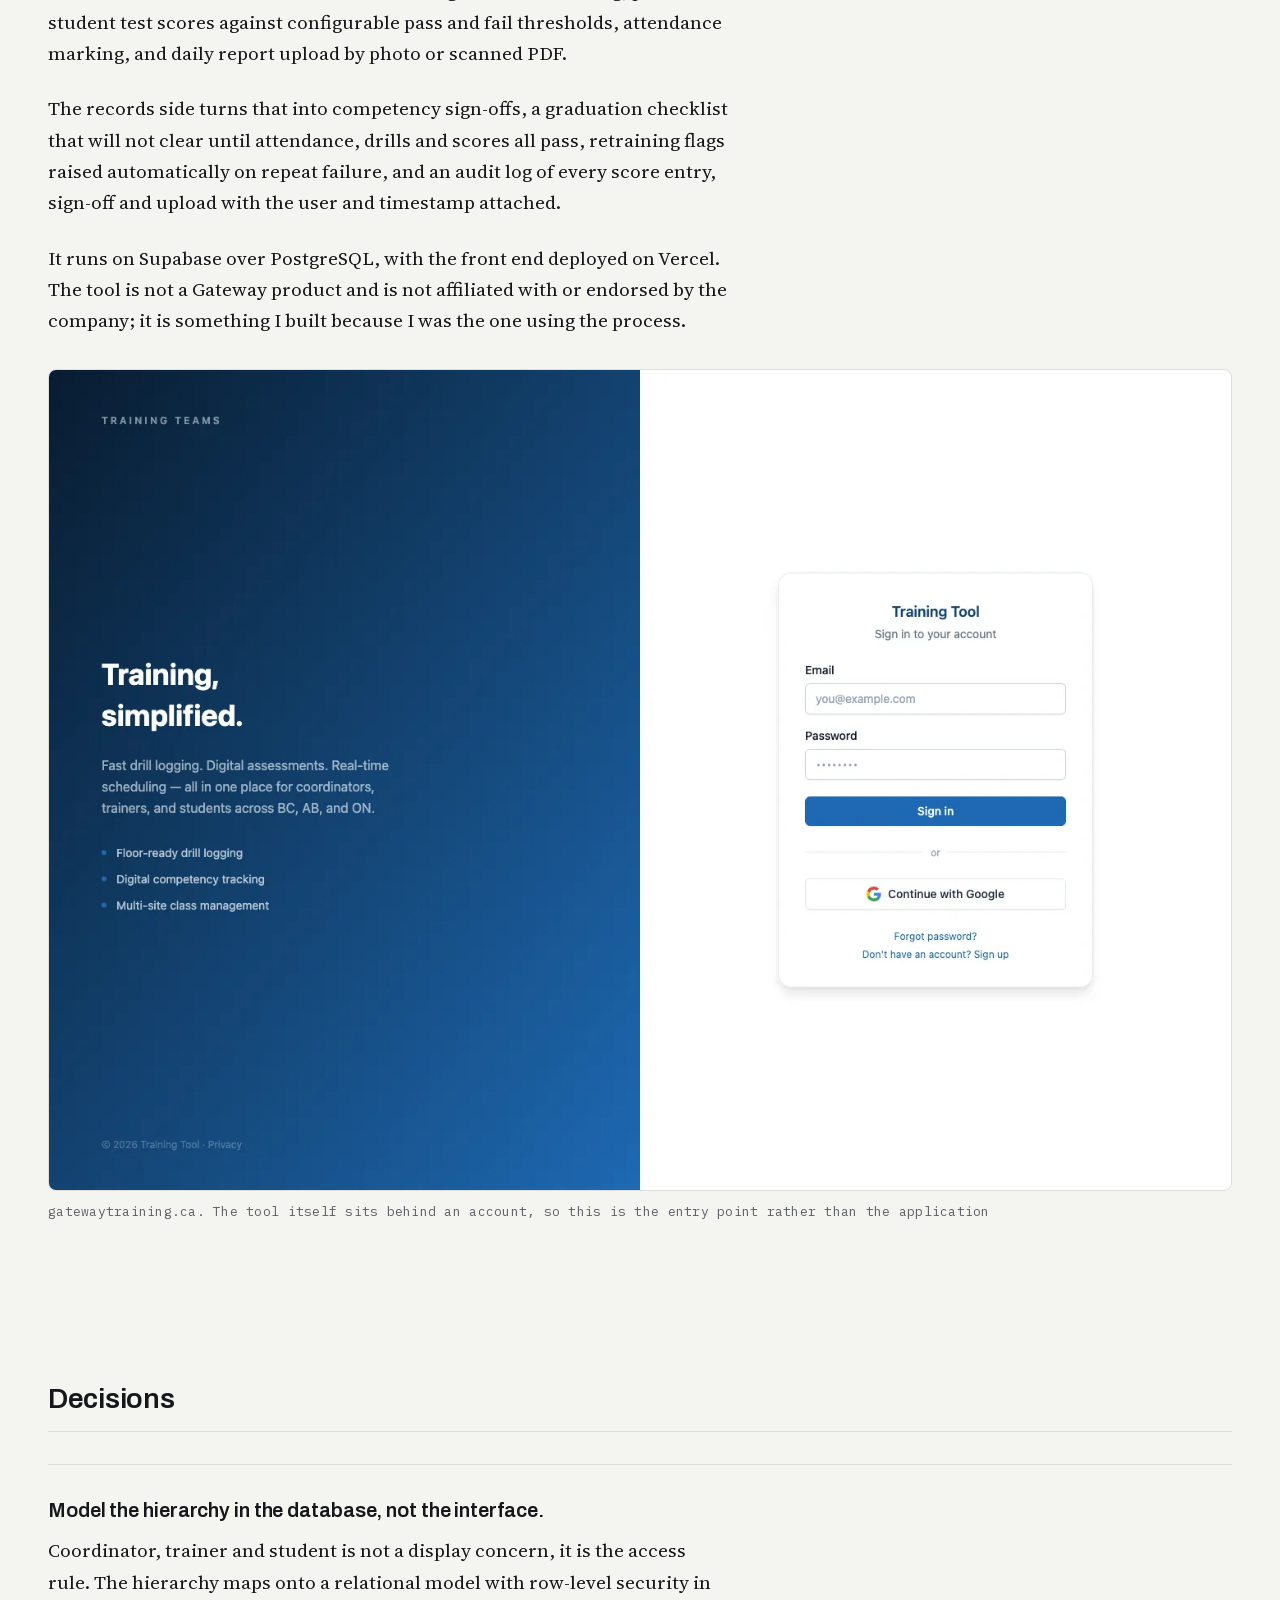
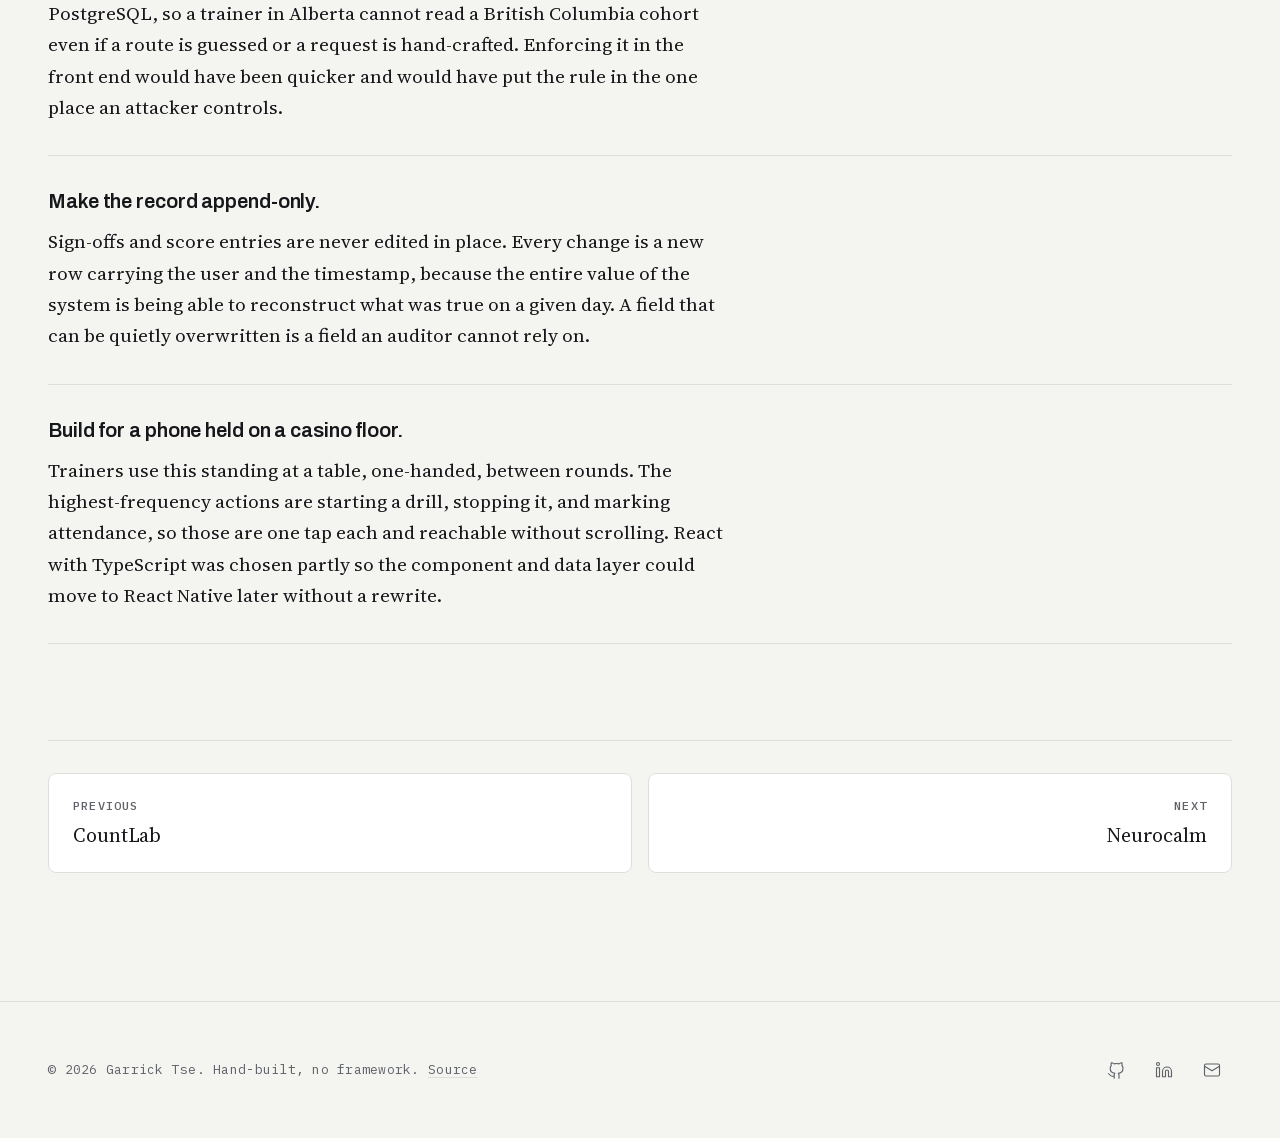
<file: work/gateway-training/index.html>
<!DOCTYPE html>
<html lang="en">
<head>
<meta charset="UTF-8">
<meta name="viewport" content="width=device-width, initial-scale=1">
<title>Gateway Training Tool, training records for casino training teams · Garrick Tse</title>
<meta name="description" content="A role-aware training records platform for casino training teams across BC, AB and ON, with competency sign-offs, an append-only audit log, and row-level security in PostgreSQL.">
<link rel="canonical" href="https://garricktse.com/work/gateway-training/">
<meta name="color-scheme" content="light dark">
<meta name="theme-color" content="#F4F4F1">

<meta property="og:type" content="article">
<meta property="og:site_name" content="Garrick Tse">
<meta property="og:url" content="https://garricktse.com/work/gateway-training/">
<meta property="og:title" content="Gateway Training Tool, training records for casino training teams · Garrick Tse">
<meta property="og:description" content="A role-aware training records platform for casino training teams across BC, AB and ON, with competency sign-offs, an append-only audit log, and row-level security in PostgreSQL.">
<meta property="og:image" content="https://garricktse.com/images/og/gateway-training.png">
<meta property="og:image:width" content="1200">
<meta property="og:image:height" content="630">
<meta property="og:image:alt" content="Gateway Training Tool case study, Garrick Tse">
<meta name="twitter:card" content="summary_large_image">
<meta name="twitter:title" content="Gateway Training Tool, training records for casino training teams · Garrick Tse">
<meta name="twitter:description" content="A role-aware training records platform for casino training teams across BC, AB and ON, with competency sign-offs, an append-only audit log, and row-level security in PostgreSQL.">
<meta name="twitter:image" content="https://garricktse.com/images/og/gateway-training.png">

<link rel="icon" href="/favicon.svg" type="image/svg+xml">
<link rel="icon" href="/favicon.ico" sizes="32x32">
<link rel="apple-touch-icon" href="/apple-touch-icon.png">
<link rel="manifest" href="/site.webmanifest">

<link rel="stylesheet" href="/assets/css/tokens.css">
<link rel="stylesheet" href="/assets/css/styles.css">

<!-- Applied before first paint so the theme never flashes. -->
<script>(function(){var d=document.documentElement;d.classList.add('js');try{var t=localStorage.getItem('theme');if(t==='dark'||t==='light'){d.setAttribute('data-theme',t);}}catch(e){}var m=document.querySelector('meta[name="theme-color"]');var dark=d.getAttribute('data-theme')==='dark'||(!d.getAttribute('data-theme')&&window.matchMedia('(prefers-color-scheme: dark)').matches);if(m&&dark){m.setAttribute('content','#101113');}})();</script>
</head>

<body>
<a class="skip-link" href="#main">Skip to content</a>

<svg width="0" height="0" style="position:absolute" aria-hidden="true" focusable="false"><defs>
<g id="i-github"><path d="M9 19c-5 1.5-5-2.5-7-3m14 6v-3.9a3.4 3.4 0 0 0-.9-2.6c3-.3 6.2-1.5 6.2-6.7A5.2 5.2 0 0 0 19.9 5a4.9 4.9 0 0 0-.1-3.6s-1.1-.3-3.7 1.4a12.7 12.7 0 0 0-6.6 0C6.9 1.1 5.8 1.4 5.8 1.4A4.9 4.9 0 0 0 5.7 5a5.2 5.2 0 0 0-1.4 3.7c0 5.2 3.2 6.4 6.2 6.7a3.4 3.4 0 0 0-.9 2.6V22" transform="translate(0 1)"/></g>
<g id="i-linkedin"><path d="M16 8a6 6 0 0 1 6 6v7h-4v-7a2 2 0 0 0-4 0v7h-4v-7a6 6 0 0 1 6-6z"/><rect x="2" y="9" width="4" height="12"/><circle cx="4" cy="4" r="2"/></g>
<g id="i-mail"><rect x="2" y="4" width="20" height="16" rx="2"/><path d="m22 7-10 6L2 7"/></g>
<g id="i-download"><path d="M21 15v4a2 2 0 0 1-2 2H5a2 2 0 0 1-2-2v-4"/><path d="m7 10 5 5 5-5"/><path d="M12 15V3"/></g>
<g id="i-external"><path d="M7 17 17 7"/><path d="M9 7h8v8"/></g>
<g id="i-arrow-right"><path d="M5 12h14"/><path d="m12 5 7 7-7 7"/></g>
<g id="i-arrow-left"><path d="M19 12H5"/><path d="m12 19-7-7 7-7"/></g>
<g id="i-chevron-down"><path d="m6 9 6 6 6-6"/></g>
<g id="i-sun"><circle cx="12" cy="12" r="4"/><path d="M12 2v2M12 20v2M4.9 4.9l1.4 1.4M17.7 17.7l1.4 1.4M2 12h2M20 12h2M4.9 19.1l1.4-1.4M17.7 6.3l1.4-1.4"/></g>
<g id="i-moon"><path d="M21 12.8A9 9 0 1 1 11.2 3a7 7 0 0 0 9.8 9.8z"/></g>
<g id="i-menu"><path d="M3 6h18M3 12h18M3 18h18"/></g>
<g id="i-close"><path d="M18 6 6 18M6 6l12 12"/></g>
</defs></svg>

<header class="header">
  <div class="container header__inner">
    <a class="wordmark" href="/">
      <span class="wordmark__mark" aria-hidden="true"></span>
      Garrick Tse
    </a>

    <nav class="nav" aria-label="Primary">
      <ul class="nav__links">
        <li><a class="nav__link" href="/#work">Work</a></li>
        <li><a class="nav__link" href="/#about">About</a></li>
        <li><a class="nav__link" href="/#contact">Contact</a></li>
      </ul>

      <button class="icon-btn" type="button" data-theme-toggle aria-label="Switch between light and dark theme">
        <svg class="theme-toggle__moon" viewBox="0 0 24 24" fill="none" stroke="currentColor" stroke-width="1.5" stroke-linecap="round" stroke-linejoin="round" aria-hidden="true"><use href="#i-moon"/></svg>
        <svg class="theme-toggle__sun" viewBox="0 0 24 24" fill="none" stroke="currentColor" stroke-width="1.5" stroke-linecap="round" stroke-linejoin="round" aria-hidden="true"><use href="#i-sun"/></svg>
      </button>

      <a class="btn btn--primary nav__cta" href="/images/cv/Garrick_CV.pdf" download="Garrick-Tse-CV.pdf">
        <svg class="btn__icon" viewBox="0 0 24 24" fill="none" stroke="currentColor" stroke-width="1.5" stroke-linecap="round" stroke-linejoin="round" aria-hidden="true"><use href="#i-download"/></svg>
        Download CV
      </a>

      <button class="icon-btn nav__toggle" type="button" data-sheet-open aria-expanded="false" aria-controls="nav-sheet" aria-label="Open menu">
        <svg viewBox="0 0 24 24" fill="none" stroke="currentColor" stroke-width="1.5" stroke-linecap="round" stroke-linejoin="round" aria-hidden="true"><use href="#i-menu"/></svg>
      </button>
    </nav>
  </div>
</header>

<div class="sheet" id="nav-sheet" hidden>
  <div class="container">
    <div class="sheet__head">
      <span class="wordmark"><span class="wordmark__mark" aria-hidden="true"></span>Garrick Tse</span>
      <button class="icon-btn" type="button" data-sheet-close aria-label="Close menu">
        <svg viewBox="0 0 24 24" fill="none" stroke="currentColor" stroke-width="1.5" stroke-linecap="round" stroke-linejoin="round" aria-hidden="true"><use href="#i-close"/></svg>
      </button>
    </div>
    <ul class="sheet__links">
      <li><a class="sheet__link" href="/#work">Work</a></li>
      <li><a class="sheet__link" href="/#experience">Experience</a></li>
      <li><a class="sheet__link" href="/#about">About</a></li>
      <li><a class="sheet__link" href="/#contact">Contact</a></li>
    </ul>
    <div class="sheet__actions">
      <a class="btn btn--primary" href="/images/cv/Garrick_CV.pdf" download="Garrick-Tse-CV.pdf">
        <svg class="btn__icon" viewBox="0 0 24 24" fill="none" stroke="currentColor" stroke-width="1.5" stroke-linecap="round" stroke-linejoin="round" aria-hidden="true"><use href="#i-download"/></svg>
        Download CV
      </a>
      <a class="btn btn--secondary" href="mailto:g.tse8888@gmail.com">Email me</a>
    </div>
  </div>
</div>

<main id="main">

  <article class="case">
    <div class="container">
      <p class="case__back">
        <a class="link mono" href="/#work"><svg class="link__icon" viewBox="0 0 24 24" fill="none" stroke="currentColor" stroke-width="1.5" stroke-linecap="round" stroke-linejoin="round" aria-hidden="true"><use href="#i-arrow-left"/></svg> All work</a>
      </p>

      <p class="eyebrow">Selected work</p>
      <h1 class="t-h1 case__title">Gateway Training Tool</h1>
      <p class="t-lead case__lead">A training records platform for coordinators, trainers and students across three provinces, built on my own time to replace a spreadsheet process I was working inside.</p>

      <dl class="case__meta">
        <div class="case__meta-row">
          <dt class="eyebrow case__meta-key">Year</dt>
          <dd class="case__meta-val">2026</dd>
        </div>
        <div class="case__meta-row">
          <dt class="eyebrow case__meta-key">Role</dt>
          <dd class="case__meta-val">Solo. Built on my own time, not as assigned work</dd>
        </div>
        <div class="case__meta-row">
          <dt class="eyebrow case__meta-key">Stack</dt>
          <dd class="case__meta-val">TypeScript, React, Tailwind CSS, Node.js, PostgreSQL, Supabase</dd>
        </div>
        <div class="case__meta-row">
          <dt class="eyebrow case__meta-key">Live</dt>
          <dd class="case__meta-val"><a href="https://gatewaytraining.ca" target="_blank" rel="noopener noreferrer">gatewaytraining.ca</a></dd>
        </div>
        <div class="case__meta-row">
          <dt class="eyebrow case__meta-key">Source</dt>
          <dd class="case__meta-val"><a href="https://github.com/Garrrrrrrr/GatewayTrainingTool" target="_blank" rel="noopener noreferrer">github.com/Garrrrrrrr/GatewayTrainingTool</a></dd>
        </div>
      </dl>

      <section class="case__block">
        <div class="case__block-head">
          <h2 class="t-h2">The problem</h2>
        </div>
        <div class="prose">
          <p>
            I trained dealers at Gateway. Training progress lived in spreadsheets passed
            between coordinators, one per cohort, edited by whoever had the file open.
            That holds up until somebody asks a question the records have to answer: has
            this person actually been signed off on this game, by whom, and when.
          </p>
          <p>
            A spreadsheet cannot answer that defensibly. There is no history of who
            changed a score, nothing stopping a trainer at one property from editing
            another property's cohort, and no way to confirm a student has met every
            graduation criterion short of reading every row by hand. Training records are
            compliance records. They matter most at the moment somebody audits them,
            which is exactly when a shared spreadsheet is least trustworthy.
          </p>
        </div>
      </section>

      <section class="case__block">
        <div class="case__block-head">
          <h2 class="t-h2">What I built</h2>
        </div>
        <div class="prose">
          <p>
            A role-aware platform for coordinators, trainers and students, scoped by
            province across BC, AB and ON.
          </p>
          <p>
            Coordinators create cohorts with dates, property, game type and an assigned
            trainer, then publish schedules students can see. Trainers work on the floor:
            a built-in drill timer whose result writes straight into the drill log, per
            student test scores against configurable pass and fail thresholds, attendance
            marking, and daily report upload by photo or scanned PDF.
          </p>
          <p>
            The records side turns that into competency sign-offs, a graduation checklist
            that will not clear until attendance, drills and scores all pass, retraining
            flags raised automatically on repeat failure, and an audit log of every score
            entry, sign-off and upload with the user and timestamp attached.
          </p>
          <p>
            It runs on Supabase over PostgreSQL, with the front end deployed on Vercel.
            The tool is not a Gateway product and is not affiliated with or endorsed by
            the company; it is something I built because I was the one using the process.
          </p>
        </div>

          <figure class="figure">
            <button class="figure__frame" type="button" data-lightbox="gateway" data-caption="gatewaytraining.ca. The tool itself sits behind an account, so this is the entry point rather than the application">
              <img src="/images/projects/gateway-login.webp" width="1440" height="1000" loading="lazy" decoding="async" alt="gatewaytraining.ca. The tool itself sits behind an account, so this is the entry point rather than the application">
            </button>
            <figcaption>gatewaytraining.ca. The tool itself sits behind an account, so this is the entry point rather than the application</figcaption>
          </figure>
      </section>

      <section class="case__block">
        <div class="case__block-head">
          <h2 class="t-h2">Decisions</h2>
        </div>
        <div class="decision">
          <h3 class="t-h3 decision__q">Model the hierarchy in the database, not the interface.</h3>
          <div class="prose">
            <p>
              Coordinator, trainer and student is not a display concern, it is the access
              rule. The hierarchy maps onto a relational model with row-level security in
              PostgreSQL, so a trainer in Alberta cannot read a British Columbia cohort
              even if a route is guessed or a request is hand-crafted. Enforcing it in
              the front end would have been quicker and would have put the rule in the
              one place an attacker controls.
            </p></div>
        </div>
        <div class="decision">
          <h3 class="t-h3 decision__q">Make the record append-only.</h3>
          <div class="prose">
            <p>
              Sign-offs and score entries are never edited in place. Every change is a
              new row carrying the user and the timestamp, because the entire value of
              the system is being able to reconstruct what was true on a given day. A
              field that can be quietly overwritten is a field an auditor cannot rely on.
            </p></div>
        </div>
        <div class="decision">
          <h3 class="t-h3 decision__q">Build for a phone held on a casino floor.</h3>
          <div class="prose">
            <p>
              Trainers use this standing at a table, one-handed, between rounds. The
              highest-frequency actions are starting a drill, stopping it, and marking
              attendance, so those are one tap each and reachable without scrolling.
              React with TypeScript was chosen partly so the component and data layer
              could move to React Native later without a rewrite.
            </p></div>
        </div>
      </section>

      <nav class="case__nav" aria-label="Other projects">
        <a class="case__nav-link" href="/work/countlab/">
          <span class="eyebrow">Previous</span>
          <span class="t-h3">CountLab</span>
        </a>
        <a class="case__nav-link case__nav-link--next" href="/work/neurocalm/">
          <span class="eyebrow">Next</span>
          <span class="t-h3">Neurocalm</span>
        </a>
      </nav>
    </div>
  </article>

</main>

<footer class="footer">
  <div class="container footer__inner">
    <p class="mono footer__meta">
      &copy; <span data-year>2026</span> Garrick Tse.
      Hand-built, no framework.
      <a href="https://github.com/Garrrrrrrr/website" target="_blank" rel="noopener noreferrer">Source</a>
    </p>
    <div class="footer__social">
      <a class="icon-btn" href="https://github.com/Garrrrrrrr" target="_blank" rel="noopener noreferrer" aria-label="GitHub">
        <svg viewBox="0 0 24 24" fill="none" stroke="currentColor" stroke-width="1.5" stroke-linecap="round" stroke-linejoin="round" aria-hidden="true"><use href="#i-github"/></svg>
      </a>
      <a class="icon-btn" href="https://www.linkedin.com/in/garrick-tse-6a5746229/" target="_blank" rel="noopener noreferrer" aria-label="LinkedIn">
        <svg viewBox="0 0 24 24" fill="none" stroke="currentColor" stroke-width="1.5" stroke-linecap="round" stroke-linejoin="round" aria-hidden="true"><use href="#i-linkedin"/></svg>
      </a>
      <a class="icon-btn" href="mailto:g.tse8888@gmail.com" aria-label="Email">
        <svg viewBox="0 0 24 24" fill="none" stroke="currentColor" stroke-width="1.5" stroke-linecap="round" stroke-linejoin="round" aria-hidden="true"><use href="#i-mail"/></svg>
      </a>
    </div>
  </div>
</footer>

<!-- LIGHTBOX -->
<div class="lightbox" id="lightbox" role="dialog" aria-modal="true" aria-label="Screenshot viewer" hidden>
  <button class="icon-btn lightbox__close" type="button" aria-label="Close viewer">
    <svg viewBox="0 0 24 24" fill="none" stroke="currentColor" stroke-width="1.5" stroke-linecap="round" stroke-linejoin="round" aria-hidden="true"><use href="#i-close"/></svg>
  </button>
  <button class="icon-btn lightbox__nav lightbox__nav--prev" type="button" aria-label="Previous screenshot">
    <svg viewBox="0 0 24 24" fill="none" stroke="currentColor" stroke-width="1.5" stroke-linecap="round" stroke-linejoin="round" aria-hidden="true"><use href="#i-arrow-left"/></svg>
  </button>
  <button class="icon-btn lightbox__nav lightbox__nav--next" type="button" aria-label="Next screenshot">
    <svg viewBox="0 0 24 24" fill="none" stroke="currentColor" stroke-width="1.5" stroke-linecap="round" stroke-linejoin="round" aria-hidden="true"><use href="#i-arrow-right"/></svg>
  </button>
  <figure class="lightbox__figure">
    <img class="lightbox__img" alt="">
    <figcaption class="mono lightbox__caption"></figcaption>
  </figure>
</div>

<script src="/assets/js/main.js" defer></script>
</body>
</html>
</file>
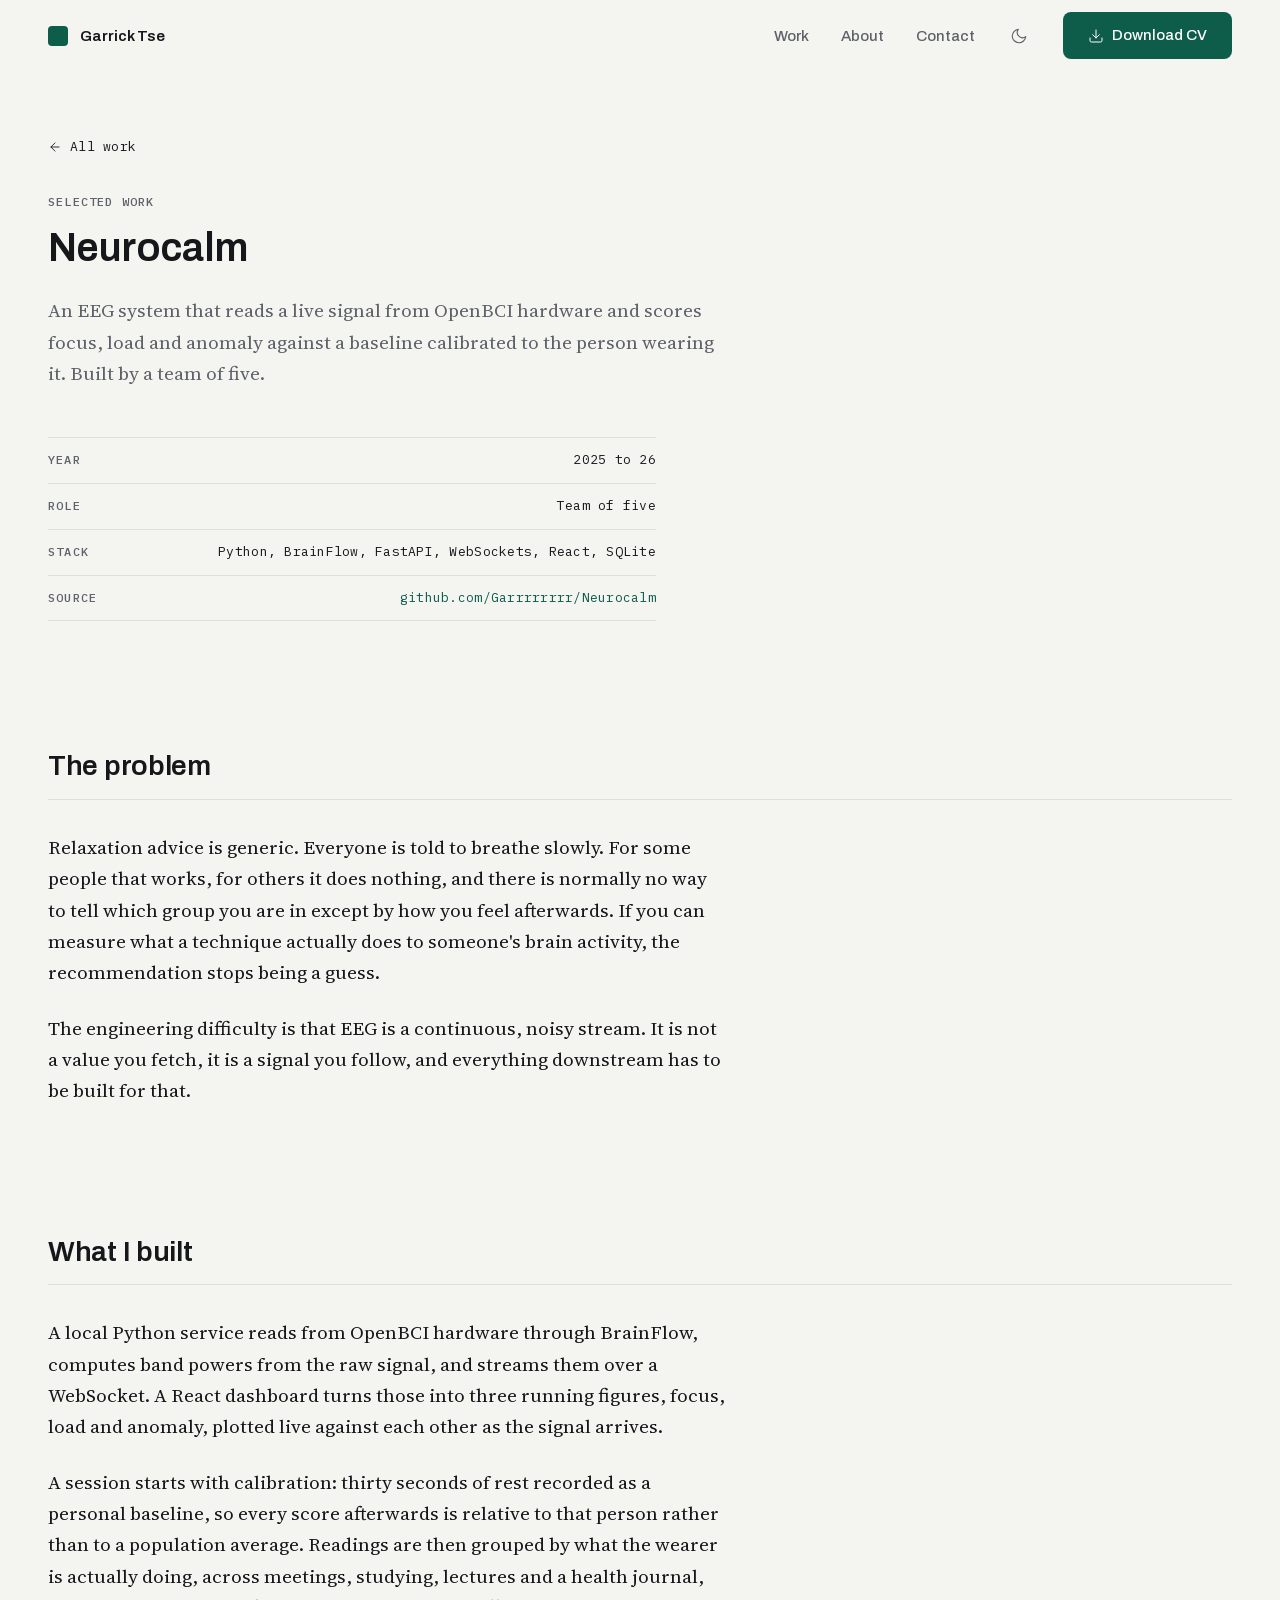
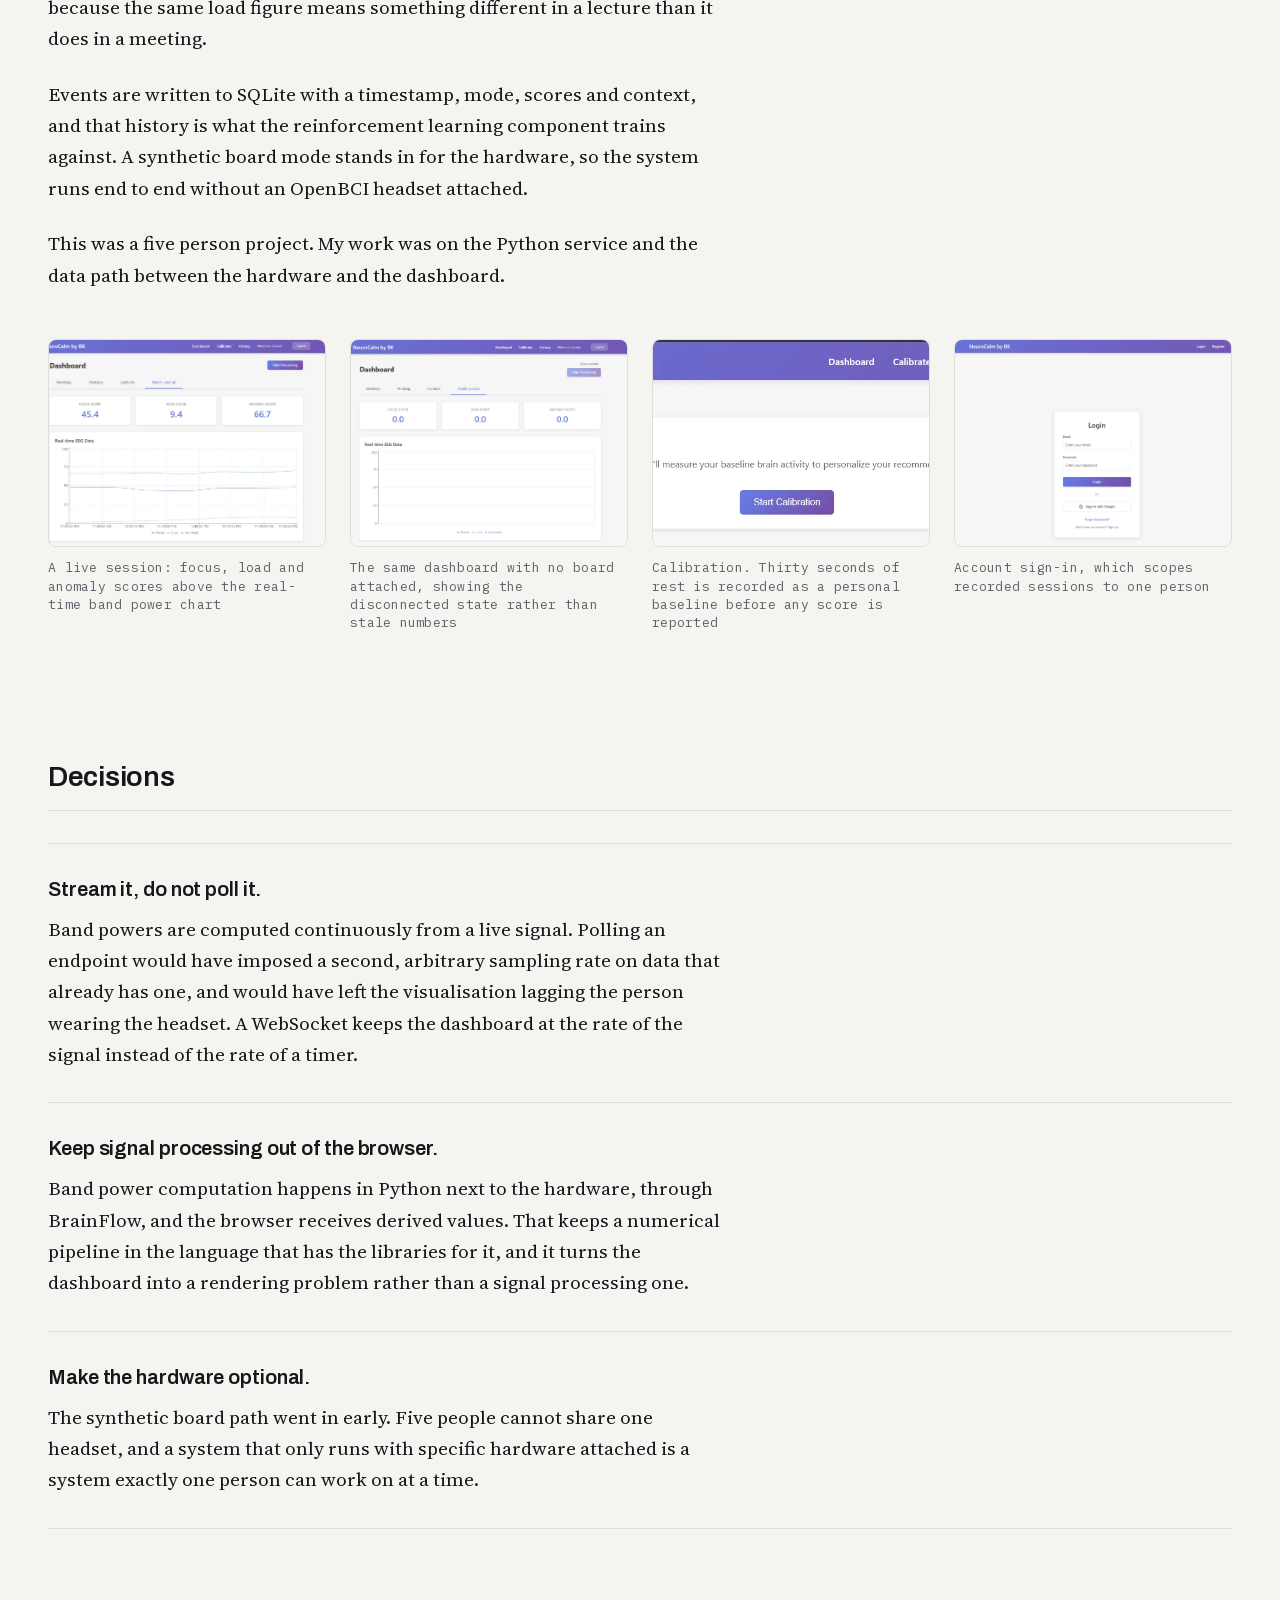
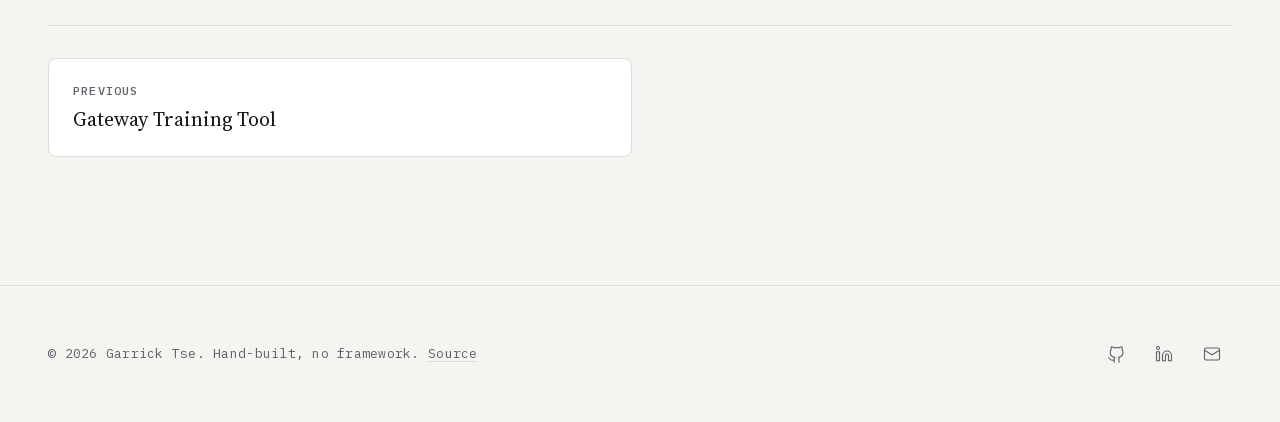
<file: work/neurocalm/index.html>
<!DOCTYPE html>
<html lang="en">
<head>
<meta charset="UTF-8">
<meta name="viewport" content="width=device-width, initial-scale=1">
<title>Neurocalm, EEG-driven relaxation recommendations · Garrick Tse</title>
<meta name="description" content="Neurocalm reads live EEG from OpenBCI hardware through BrainFlow, streams band powers over WebSockets to a React dashboard, and adapts its relaxation recommendations with reinforcement learning.">
<link rel="canonical" href="https://garricktse.com/work/neurocalm/">
<meta name="color-scheme" content="light dark">
<meta name="theme-color" content="#F4F4F1">

<meta property="og:type" content="article">
<meta property="og:site_name" content="Garrick Tse">
<meta property="og:url" content="https://garricktse.com/work/neurocalm/">
<meta property="og:title" content="Neurocalm, EEG-driven relaxation recommendations · Garrick Tse">
<meta property="og:description" content="Neurocalm reads live EEG from OpenBCI hardware through BrainFlow, streams band powers over WebSockets to a React dashboard, and adapts its relaxation recommendations with reinforcement learning.">
<meta property="og:image" content="https://garricktse.com/images/og/neurocalm.png">
<meta property="og:image:width" content="1200">
<meta property="og:image:height" content="630">
<meta property="og:image:alt" content="Neurocalm case study, Garrick Tse">
<meta name="twitter:card" content="summary_large_image">
<meta name="twitter:title" content="Neurocalm, EEG-driven relaxation recommendations · Garrick Tse">
<meta name="twitter:description" content="Neurocalm reads live EEG from OpenBCI hardware through BrainFlow, streams band powers over WebSockets to a React dashboard, and adapts its relaxation recommendations with reinforcement learning.">
<meta name="twitter:image" content="https://garricktse.com/images/og/neurocalm.png">

<link rel="icon" href="/favicon.svg" type="image/svg+xml">
<link rel="icon" href="/favicon.ico" sizes="32x32">
<link rel="apple-touch-icon" href="/apple-touch-icon.png">
<link rel="manifest" href="/site.webmanifest">

<link rel="stylesheet" href="/assets/css/tokens.css">
<link rel="stylesheet" href="/assets/css/styles.css">

<!-- Applied before first paint so the theme never flashes. -->
<script>(function(){var d=document.documentElement;d.classList.add('js');try{var t=localStorage.getItem('theme');if(t==='dark'||t==='light'){d.setAttribute('data-theme',t);}}catch(e){}var m=document.querySelector('meta[name="theme-color"]');var dark=d.getAttribute('data-theme')==='dark'||(!d.getAttribute('data-theme')&&window.matchMedia('(prefers-color-scheme: dark)').matches);if(m&&dark){m.setAttribute('content','#101113');}})();</script>
</head>

<body>
<a class="skip-link" href="#main">Skip to content</a>

<svg width="0" height="0" style="position:absolute" aria-hidden="true" focusable="false"><defs>
<g id="i-github"><path d="M9 19c-5 1.5-5-2.5-7-3m14 6v-3.9a3.4 3.4 0 0 0-.9-2.6c3-.3 6.2-1.5 6.2-6.7A5.2 5.2 0 0 0 19.9 5a4.9 4.9 0 0 0-.1-3.6s-1.1-.3-3.7 1.4a12.7 12.7 0 0 0-6.6 0C6.9 1.1 5.8 1.4 5.8 1.4A4.9 4.9 0 0 0 5.7 5a5.2 5.2 0 0 0-1.4 3.7c0 5.2 3.2 6.4 6.2 6.7a3.4 3.4 0 0 0-.9 2.6V22" transform="translate(0 1)"/></g>
<g id="i-linkedin"><path d="M16 8a6 6 0 0 1 6 6v7h-4v-7a2 2 0 0 0-4 0v7h-4v-7a6 6 0 0 1 6-6z"/><rect x="2" y="9" width="4" height="12"/><circle cx="4" cy="4" r="2"/></g>
<g id="i-mail"><rect x="2" y="4" width="20" height="16" rx="2"/><path d="m22 7-10 6L2 7"/></g>
<g id="i-download"><path d="M21 15v4a2 2 0 0 1-2 2H5a2 2 0 0 1-2-2v-4"/><path d="m7 10 5 5 5-5"/><path d="M12 15V3"/></g>
<g id="i-external"><path d="M7 17 17 7"/><path d="M9 7h8v8"/></g>
<g id="i-arrow-right"><path d="M5 12h14"/><path d="m12 5 7 7-7 7"/></g>
<g id="i-arrow-left"><path d="M19 12H5"/><path d="m12 19-7-7 7-7"/></g>
<g id="i-chevron-down"><path d="m6 9 6 6 6-6"/></g>
<g id="i-sun"><circle cx="12" cy="12" r="4"/><path d="M12 2v2M12 20v2M4.9 4.9l1.4 1.4M17.7 17.7l1.4 1.4M2 12h2M20 12h2M4.9 19.1l1.4-1.4M17.7 6.3l1.4-1.4"/></g>
<g id="i-moon"><path d="M21 12.8A9 9 0 1 1 11.2 3a7 7 0 0 0 9.8 9.8z"/></g>
<g id="i-menu"><path d="M3 6h18M3 12h18M3 18h18"/></g>
<g id="i-close"><path d="M18 6 6 18M6 6l12 12"/></g>
</defs></svg>

<header class="header">
  <div class="container header__inner">
    <a class="wordmark" href="/">
      <span class="wordmark__mark" aria-hidden="true"></span>
      Garrick Tse
    </a>

    <nav class="nav" aria-label="Primary">
      <ul class="nav__links">
        <li><a class="nav__link" href="/#work">Work</a></li>
        <li><a class="nav__link" href="/#about">About</a></li>
        <li><a class="nav__link" href="/#contact">Contact</a></li>
      </ul>

      <button class="icon-btn" type="button" data-theme-toggle aria-label="Switch between light and dark theme">
        <svg class="theme-toggle__moon" viewBox="0 0 24 24" fill="none" stroke="currentColor" stroke-width="1.5" stroke-linecap="round" stroke-linejoin="round" aria-hidden="true"><use href="#i-moon"/></svg>
        <svg class="theme-toggle__sun" viewBox="0 0 24 24" fill="none" stroke="currentColor" stroke-width="1.5" stroke-linecap="round" stroke-linejoin="round" aria-hidden="true"><use href="#i-sun"/></svg>
      </button>

      <a class="btn btn--primary nav__cta" href="/images/cv/Garrick_CV.pdf" download="Garrick-Tse-CV.pdf">
        <svg class="btn__icon" viewBox="0 0 24 24" fill="none" stroke="currentColor" stroke-width="1.5" stroke-linecap="round" stroke-linejoin="round" aria-hidden="true"><use href="#i-download"/></svg>
        Download CV
      </a>

      <button class="icon-btn nav__toggle" type="button" data-sheet-open aria-expanded="false" aria-controls="nav-sheet" aria-label="Open menu">
        <svg viewBox="0 0 24 24" fill="none" stroke="currentColor" stroke-width="1.5" stroke-linecap="round" stroke-linejoin="round" aria-hidden="true"><use href="#i-menu"/></svg>
      </button>
    </nav>
  </div>
</header>

<div class="sheet" id="nav-sheet" hidden>
  <div class="container">
    <div class="sheet__head">
      <span class="wordmark"><span class="wordmark__mark" aria-hidden="true"></span>Garrick Tse</span>
      <button class="icon-btn" type="button" data-sheet-close aria-label="Close menu">
        <svg viewBox="0 0 24 24" fill="none" stroke="currentColor" stroke-width="1.5" stroke-linecap="round" stroke-linejoin="round" aria-hidden="true"><use href="#i-close"/></svg>
      </button>
    </div>
    <ul class="sheet__links">
      <li><a class="sheet__link" href="/#work">Work</a></li>
      <li><a class="sheet__link" href="/#experience">Experience</a></li>
      <li><a class="sheet__link" href="/#about">About</a></li>
      <li><a class="sheet__link" href="/#contact">Contact</a></li>
    </ul>
    <div class="sheet__actions">
      <a class="btn btn--primary" href="/images/cv/Garrick_CV.pdf" download="Garrick-Tse-CV.pdf">
        <svg class="btn__icon" viewBox="0 0 24 24" fill="none" stroke="currentColor" stroke-width="1.5" stroke-linecap="round" stroke-linejoin="round" aria-hidden="true"><use href="#i-download"/></svg>
        Download CV
      </a>
      <a class="btn btn--secondary" href="mailto:g.tse8888@gmail.com">Email me</a>
    </div>
  </div>
</div>

<main id="main">

  <article class="case">
    <div class="container">
      <p class="case__back">
        <a class="link mono" href="/#work"><svg class="link__icon" viewBox="0 0 24 24" fill="none" stroke="currentColor" stroke-width="1.5" stroke-linecap="round" stroke-linejoin="round" aria-hidden="true"><use href="#i-arrow-left"/></svg> All work</a>
      </p>

      <p class="eyebrow">Selected work</p>
      <h1 class="t-h1 case__title">Neurocalm</h1>
      <p class="t-lead case__lead">An EEG system that reads a live signal from OpenBCI hardware and scores focus, load and anomaly against a baseline calibrated to the person wearing it. Built by a team of five.</p>

      <dl class="case__meta">
        <div class="case__meta-row">
          <dt class="eyebrow case__meta-key">Year</dt>
          <dd class="case__meta-val">2025 to 26</dd>
        </div>
        <div class="case__meta-row">
          <dt class="eyebrow case__meta-key">Role</dt>
          <dd class="case__meta-val">Team of five</dd>
        </div>
        <div class="case__meta-row">
          <dt class="eyebrow case__meta-key">Stack</dt>
          <dd class="case__meta-val">Python, BrainFlow, FastAPI, WebSockets, React, SQLite</dd>
        </div>
        <div class="case__meta-row">
          <dt class="eyebrow case__meta-key">Source</dt>
          <dd class="case__meta-val"><a href="https://github.com/Garrrrrrrr/Neurocalm" target="_blank" rel="noopener noreferrer">github.com/Garrrrrrrr/Neurocalm</a></dd>
        </div>
      </dl>

      <section class="case__block">
        <div class="case__block-head">
          <h2 class="t-h2">The problem</h2>
        </div>
        <div class="prose">
          <p>
            Relaxation advice is generic. Everyone is told to breathe slowly. For some
            people that works, for others it does nothing, and there is normally no way
            to tell which group you are in except by how you feel afterwards. If you can
            measure what a technique actually does to someone's brain activity, the
            recommendation stops being a guess.
          </p>
          <p>
            The engineering difficulty is that EEG is a continuous, noisy stream. It is
            not a value you fetch, it is a signal you follow, and everything downstream
            has to be built for that.
          </p>
        </div>
      </section>

      <section class="case__block">
        <div class="case__block-head">
          <h2 class="t-h2">What I built</h2>
        </div>
        <div class="prose">
          <p>
            A local Python service reads from OpenBCI hardware through BrainFlow,
            computes band powers from the raw signal, and streams them over a WebSocket.
            A React dashboard turns those into three running figures, focus, load and
            anomaly, plotted live against each other as the signal arrives.
          </p>
          <p>
            A session starts with calibration: thirty seconds of rest recorded as a
            personal baseline, so every score afterwards is relative to that person
            rather than to a population average. Readings are then grouped by what the
            wearer is actually doing, across meetings, studying, lectures and a health
            journal, because the same load figure means something different in a lecture
            than it does in a meeting.
          </p>
          <p>
            Events are written to SQLite with a timestamp, mode, scores and context, and
            that history is what the reinforcement learning component trains against. A
            synthetic board mode stands in for the hardware, so the system runs end to
            end without an OpenBCI headset attached.
          </p>
          <p>
            This was a five person project. My work was on the Python service and the
            data path between the hardware and the dashboard.
          </p>
        </div>

        <div class="figure-grid">
          <figure class="figure">
            <button class="figure__frame" type="button" data-lightbox="neurocalm" data-caption="A live session: focus, load and anomaly scores above the real-time band power chart">
              <img src="/images/projects/ncalm4.webp" width="1373" height="929" loading="lazy" decoding="async" alt="A live session: focus, load and anomaly scores above the real-time band power chart">
            </button>
            <figcaption>A live session: focus, load and anomaly scores above the real-time band power chart</figcaption>
          </figure>
          <figure class="figure">
            <button class="figure__frame" type="button" data-lightbox="neurocalm" data-caption="The same dashboard with no board attached, showing the disconnected state rather than stale numbers">
              <img src="/images/projects/ncalm2.webp" width="1423" height="972" loading="lazy" decoding="async" alt="The same dashboard with no board attached, showing the disconnected state rather than stale numbers">
            </button>
            <figcaption>The same dashboard with no board attached, showing the disconnected state rather than stale numbers</figcaption>
          </figure>
          <figure class="figure">
            <button class="figure__frame" type="button" data-lightbox="neurocalm" data-caption="Calibration. Thirty seconds of rest is recorded as a personal baseline before any score is reported">
              <img src="/images/projects/ncalm3.webp" width="1280" height="354" loading="lazy" decoding="async" alt="Calibration. Thirty seconds of rest is recorded as a personal baseline before any score is reported">
            </button>
            <figcaption>Calibration. Thirty seconds of rest is recorded as a personal baseline before any score is reported</figcaption>
          </figure>
          <figure class="figure">
            <button class="figure__frame" type="button" data-lightbox="neurocalm" data-caption="Account sign-in, which scopes recorded sessions to one person">
              <img src="/images/projects/ncalm1.webp" width="1325" height="967" loading="lazy" decoding="async" alt="Account sign-in, which scopes recorded sessions to one person">
            </button>
            <figcaption>Account sign-in, which scopes recorded sessions to one person</figcaption>
          </figure>
        </div>
      </section>

      <section class="case__block">
        <div class="case__block-head">
          <h2 class="t-h2">Decisions</h2>
        </div>
        <div class="decision">
          <h3 class="t-h3 decision__q">Stream it, do not poll it.</h3>
          <div class="prose">
            <p>
              Band powers are computed continuously from a live signal. Polling an
              endpoint would have imposed a second, arbitrary sampling rate on data that
              already has one, and would have left the visualisation lagging the person
              wearing the headset. A WebSocket keeps the dashboard at the rate of the
              signal instead of the rate of a timer.
            </p></div>
        </div>
        <div class="decision">
          <h3 class="t-h3 decision__q">Keep signal processing out of the browser.</h3>
          <div class="prose">
            <p>
              Band power computation happens in Python next to the hardware, through
              BrainFlow, and the browser receives derived values. That keeps a numerical
              pipeline in the language that has the libraries for it, and it turns the
              dashboard into a rendering problem rather than a signal processing one.
            </p></div>
        </div>
        <div class="decision">
          <h3 class="t-h3 decision__q">Make the hardware optional.</h3>
          <div class="prose">
            <p>
              The synthetic board path went in early. Five people cannot share one
              headset, and a system that only runs with specific hardware attached is a
              system exactly one person can work on at a time.
            </p></div>
        </div>
      </section>

      <nav class="case__nav" aria-label="Other projects">
        <a class="case__nav-link" href="/work/gateway-training/">
          <span class="eyebrow">Previous</span>
          <span class="t-h3">Gateway Training Tool</span>
        </a>
      </nav>
    </div>
  </article>

</main>

<footer class="footer">
  <div class="container footer__inner">
    <p class="mono footer__meta">
      &copy; <span data-year>2026</span> Garrick Tse.
      Hand-built, no framework.
      <a href="https://github.com/Garrrrrrrr/website" target="_blank" rel="noopener noreferrer">Source</a>
    </p>
    <div class="footer__social">
      <a class="icon-btn" href="https://github.com/Garrrrrrrr" target="_blank" rel="noopener noreferrer" aria-label="GitHub">
        <svg viewBox="0 0 24 24" fill="none" stroke="currentColor" stroke-width="1.5" stroke-linecap="round" stroke-linejoin="round" aria-hidden="true"><use href="#i-github"/></svg>
      </a>
      <a class="icon-btn" href="https://www.linkedin.com/in/garrick-tse-6a5746229/" target="_blank" rel="noopener noreferrer" aria-label="LinkedIn">
        <svg viewBox="0 0 24 24" fill="none" stroke="currentColor" stroke-width="1.5" stroke-linecap="round" stroke-linejoin="round" aria-hidden="true"><use href="#i-linkedin"/></svg>
      </a>
      <a class="icon-btn" href="mailto:g.tse8888@gmail.com" aria-label="Email">
        <svg viewBox="0 0 24 24" fill="none" stroke="currentColor" stroke-width="1.5" stroke-linecap="round" stroke-linejoin="round" aria-hidden="true"><use href="#i-mail"/></svg>
      </a>
    </div>
  </div>
</footer>

<!-- LIGHTBOX -->
<div class="lightbox" id="lightbox" role="dialog" aria-modal="true" aria-label="Screenshot viewer" hidden>
  <button class="icon-btn lightbox__close" type="button" aria-label="Close viewer">
    <svg viewBox="0 0 24 24" fill="none" stroke="currentColor" stroke-width="1.5" stroke-linecap="round" stroke-linejoin="round" aria-hidden="true"><use href="#i-close"/></svg>
  </button>
  <button class="icon-btn lightbox__nav lightbox__nav--prev" type="button" aria-label="Previous screenshot">
    <svg viewBox="0 0 24 24" fill="none" stroke="currentColor" stroke-width="1.5" stroke-linecap="round" stroke-linejoin="round" aria-hidden="true"><use href="#i-arrow-left"/></svg>
  </button>
  <button class="icon-btn lightbox__nav lightbox__nav--next" type="button" aria-label="Next screenshot">
    <svg viewBox="0 0 24 24" fill="none" stroke="currentColor" stroke-width="1.5" stroke-linecap="round" stroke-linejoin="round" aria-hidden="true"><use href="#i-arrow-right"/></svg>
  </button>
  <figure class="lightbox__figure">
    <img class="lightbox__img" alt="">
    <figcaption class="mono lightbox__caption"></figcaption>
  </figure>
</div>

<script src="/assets/js/main.js" defer></script>
</body>
</html>
</file>
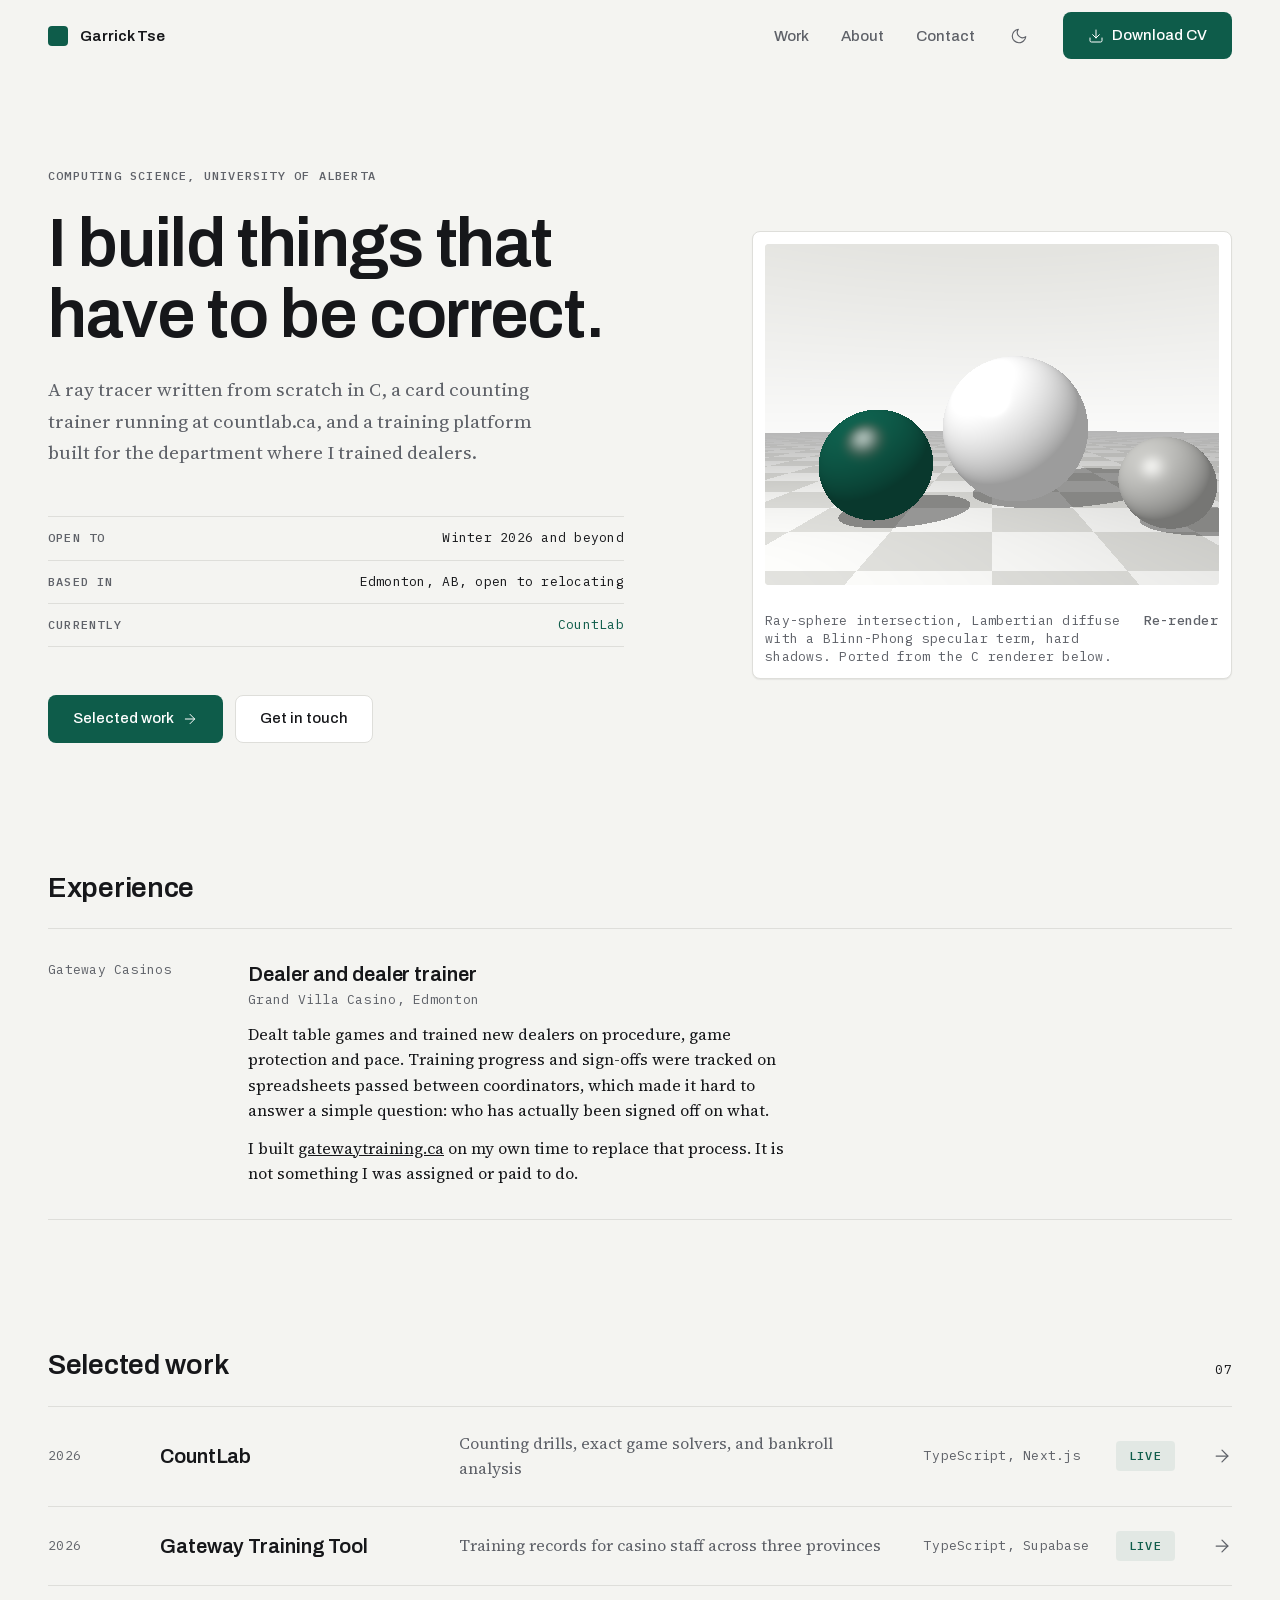
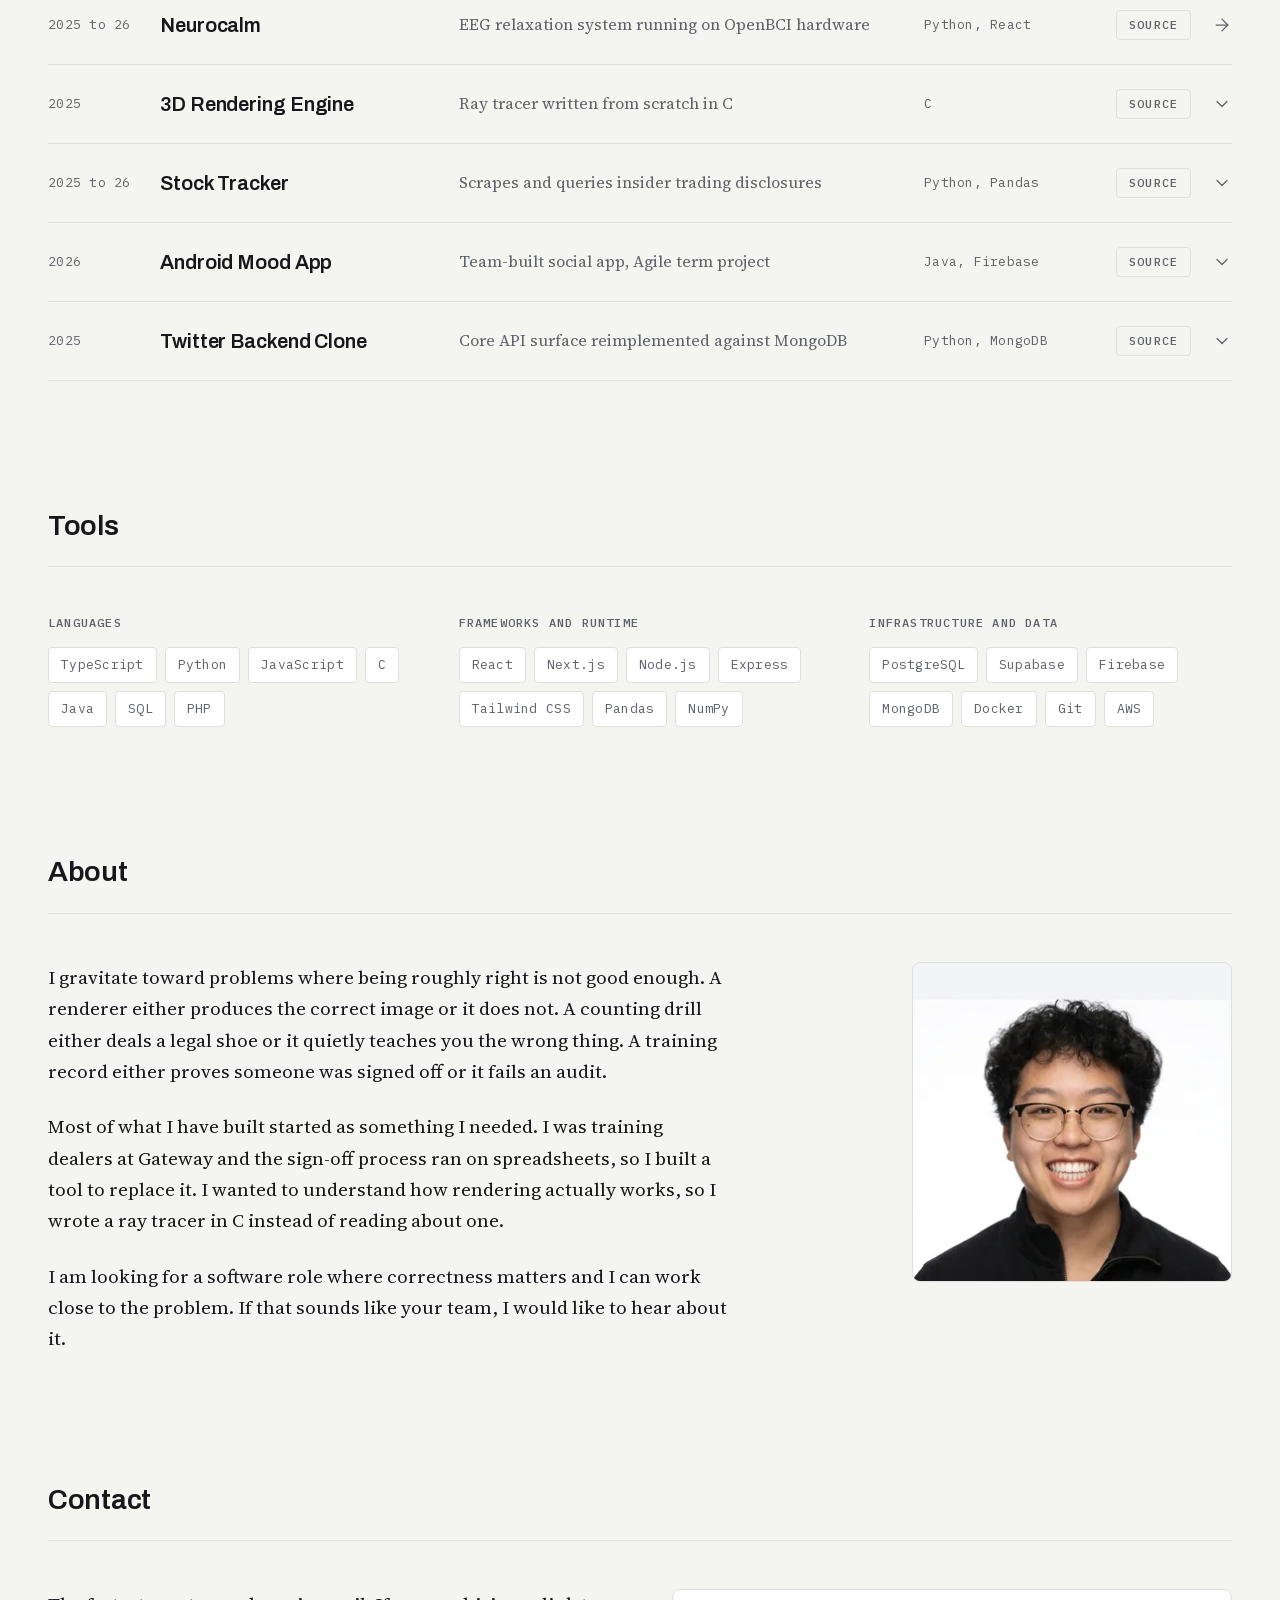
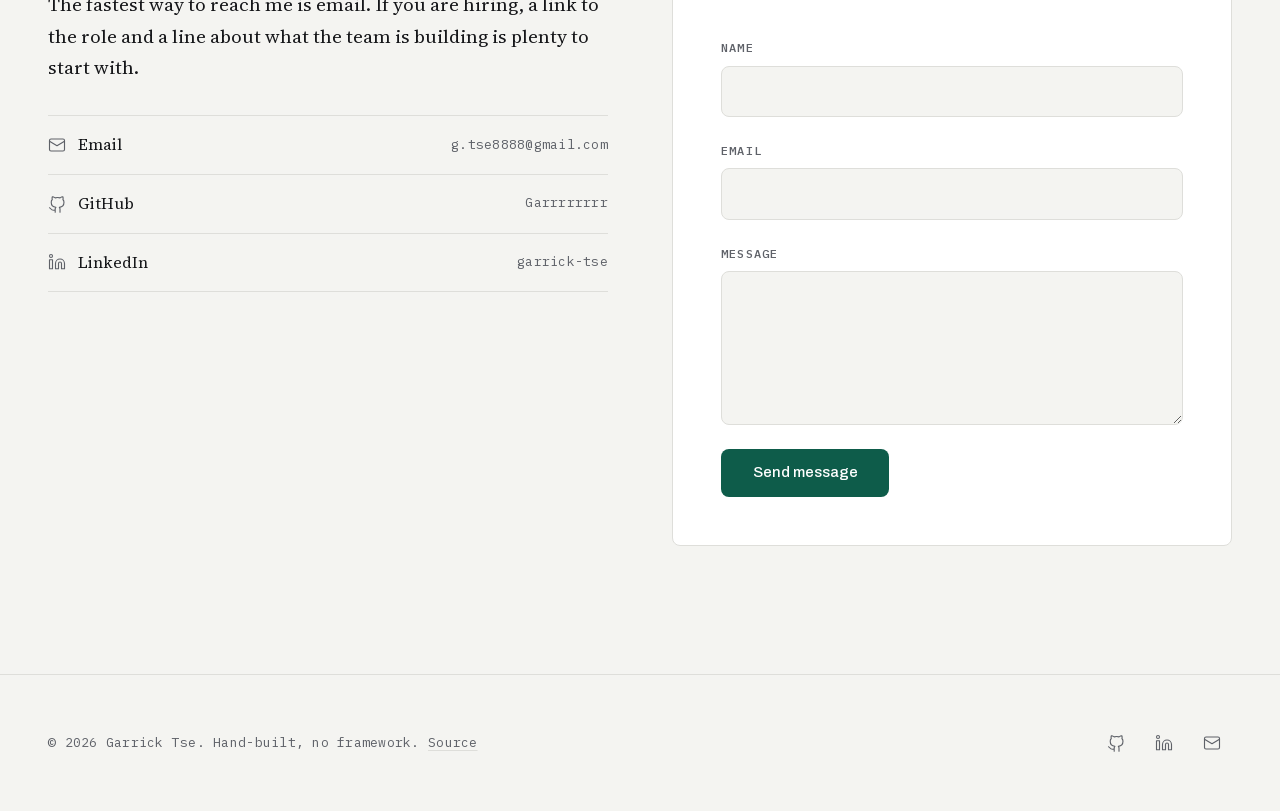
<file: gallery.html>
<!DOCTYPE html>
<html lang="en">
<head>
<meta charset="UTF-8">
<meta name="viewport" content="width=device-width, initial-scale=1">
<title>Redirecting · Garrick Tse</title>
<meta name="robots" content="noindex">
<link rel="canonical" href="https://garricktse.com/#work">
<meta name="color-scheme" content="light dark">
<meta name="theme-color" content="#F4F4F1">
<link rel="icon" href="/favicon.svg" type="image/svg+xml">
<link rel="icon" href="/favicon.ico" sizes="32x32">
<link rel="stylesheet" href="/assets/css/tokens.css">
<link rel="stylesheet" href="/assets/css/styles.css">

<!-- The old gallery lived at gallery.html?project=<key>. Those URLs may still
     be linked from elsewhere, so each key is mapped to where its content now
     lives rather than being allowed to 404. Projects without a case study land
     on the work index, where their row expands in place. -->
<script>
(function () {
  var map = {
    'neurocalm': '/work/neurocalm/',
    'stock': '/#work',
    '3d-rendering': '/#work',
    'android-mood': '/#work'
  };
  var key = new URLSearchParams(location.search).get('project');
  location.replace(map[key] || '/#work');
})();
</script>
</head>
<body>
<main id="main" class="container notfound">
  <p class="eyebrow">Moved</p>
  <h1 class="t-h1">This gallery has moved.</h1>
  <p class="t-lead" style="max-width:52ch;margin-top:var(--s-5)">
    Project screenshots now live on the work index and the individual case
    study pages.
  </p>
  <div class="notfound__actions">
    <a class="btn btn--primary" href="/#work">Selected work</a>
    <a class="btn btn--secondary" href="/">Home</a>
  </div>
</main>
</body>
</html>
</file>
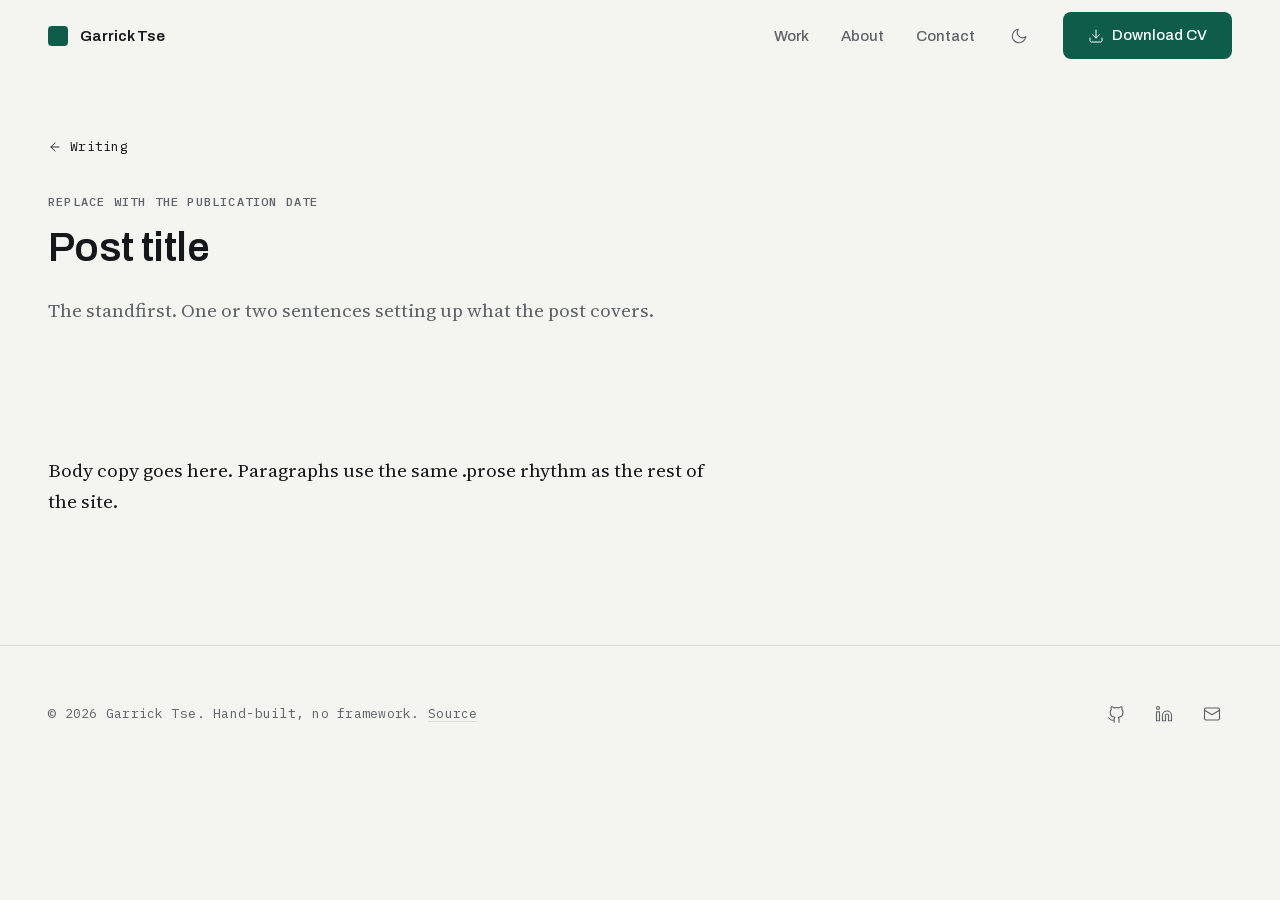
<file: writing/_template.html>
<!DOCTYPE html>
<html lang="en">
<head>
<meta charset="UTF-8">
<meta name="viewport" content="width=device-width, initial-scale=1">
<title>Post title · Garrick Tse</title>
<meta name="description" content="One sentence describing the post, used in search results and link previews.">
<link rel="canonical" href="https://garricktse.com/writing/post-slug/">
<meta name="robots" content="noindex">
<meta name="color-scheme" content="light dark">
<meta name="theme-color" content="#F4F4F1">

<meta property="og:type" content="article">
<meta property="og:site_name" content="Garrick Tse">
<meta property="og:url" content="https://garricktse.com/writing/post-slug/">
<meta property="og:title" content="Post title · Garrick Tse">
<meta property="og:description" content="One sentence describing the post, used in search results and link previews.">
<meta property="og:image" content="https://garricktse.com/images/og/home.png">
<meta property="og:image:width" content="1200">
<meta property="og:image:height" content="630">
<meta property="og:image:alt" content="Garrick Tse">
<meta name="twitter:card" content="summary_large_image">
<meta name="twitter:title" content="Post title · Garrick Tse">
<meta name="twitter:description" content="One sentence describing the post, used in search results and link previews.">
<meta name="twitter:image" content="https://garricktse.com/images/og/home.png">

<link rel="icon" href="/favicon.svg" type="image/svg+xml">
<link rel="icon" href="/favicon.ico" sizes="32x32">
<link rel="apple-touch-icon" href="/apple-touch-icon.png">
<link rel="manifest" href="/site.webmanifest">

<link rel="stylesheet" href="/assets/css/tokens.css">
<link rel="stylesheet" href="/assets/css/styles.css">

<!-- Applied before first paint so the theme never flashes. -->
<script>(function(){var d=document.documentElement;d.classList.add('js');try{var t=localStorage.getItem('theme');if(t==='dark'||t==='light'){d.setAttribute('data-theme',t);}}catch(e){}var m=document.querySelector('meta[name="theme-color"]');var dark=d.getAttribute('data-theme')==='dark'||(!d.getAttribute('data-theme')&&window.matchMedia('(prefers-color-scheme: dark)').matches);if(m&&dark){m.setAttribute('content','#101113');}})();</script>
</head>

<body>
<a class="skip-link" href="#main">Skip to content</a>

<svg width="0" height="0" style="position:absolute" aria-hidden="true" focusable="false"><defs>
<g id="i-github"><path d="M9 19c-5 1.5-5-2.5-7-3m14 6v-3.9a3.4 3.4 0 0 0-.9-2.6c3-.3 6.2-1.5 6.2-6.7A5.2 5.2 0 0 0 19.9 5a4.9 4.9 0 0 0-.1-3.6s-1.1-.3-3.7 1.4a12.7 12.7 0 0 0-6.6 0C6.9 1.1 5.8 1.4 5.8 1.4A4.9 4.9 0 0 0 5.7 5a5.2 5.2 0 0 0-1.4 3.7c0 5.2 3.2 6.4 6.2 6.7a3.4 3.4 0 0 0-.9 2.6V22" transform="translate(0 1)"/></g>
<g id="i-linkedin"><path d="M16 8a6 6 0 0 1 6 6v7h-4v-7a2 2 0 0 0-4 0v7h-4v-7a6 6 0 0 1 6-6z"/><rect x="2" y="9" width="4" height="12"/><circle cx="4" cy="4" r="2"/></g>
<g id="i-mail"><rect x="2" y="4" width="20" height="16" rx="2"/><path d="m22 7-10 6L2 7"/></g>
<g id="i-download"><path d="M21 15v4a2 2 0 0 1-2 2H5a2 2 0 0 1-2-2v-4"/><path d="m7 10 5 5 5-5"/><path d="M12 15V3"/></g>
<g id="i-external"><path d="M7 17 17 7"/><path d="M9 7h8v8"/></g>
<g id="i-arrow-right"><path d="M5 12h14"/><path d="m12 5 7 7-7 7"/></g>
<g id="i-arrow-left"><path d="M19 12H5"/><path d="m12 19-7-7 7-7"/></g>
<g id="i-chevron-down"><path d="m6 9 6 6 6-6"/></g>
<g id="i-sun"><circle cx="12" cy="12" r="4"/><path d="M12 2v2M12 20v2M4.9 4.9l1.4 1.4M17.7 17.7l1.4 1.4M2 12h2M20 12h2M4.9 19.1l1.4-1.4M17.7 6.3l1.4-1.4"/></g>
<g id="i-moon"><path d="M21 12.8A9 9 0 1 1 11.2 3a7 7 0 0 0 9.8 9.8z"/></g>
<g id="i-menu"><path d="M3 6h18M3 12h18M3 18h18"/></g>
<g id="i-close"><path d="M18 6 6 18M6 6l12 12"/></g>
</defs></svg>

<header class="header">
  <div class="container header__inner">
    <a class="wordmark" href="/">
      <span class="wordmark__mark" aria-hidden="true"></span>
      Garrick Tse
    </a>

    <nav class="nav" aria-label="Primary">
      <ul class="nav__links">
        <li><a class="nav__link" href="/#work">Work</a></li>
        <li><a class="nav__link" href="/#about">About</a></li>
        <li><a class="nav__link" href="/#contact">Contact</a></li>
      </ul>

      <button class="icon-btn" type="button" data-theme-toggle aria-label="Switch between light and dark theme">
        <svg class="theme-toggle__moon" viewBox="0 0 24 24" fill="none" stroke="currentColor" stroke-width="1.5" stroke-linecap="round" stroke-linejoin="round" aria-hidden="true"><use href="#i-moon"/></svg>
        <svg class="theme-toggle__sun" viewBox="0 0 24 24" fill="none" stroke="currentColor" stroke-width="1.5" stroke-linecap="round" stroke-linejoin="round" aria-hidden="true"><use href="#i-sun"/></svg>
      </button>

      <a class="btn btn--primary nav__cta" href="/images/cv/Garrick_CV.pdf" download="Garrick-Tse-CV.pdf">
        <svg class="btn__icon" viewBox="0 0 24 24" fill="none" stroke="currentColor" stroke-width="1.5" stroke-linecap="round" stroke-linejoin="round" aria-hidden="true"><use href="#i-download"/></svg>
        Download CV
      </a>

      <button class="icon-btn nav__toggle" type="button" data-sheet-open aria-expanded="false" aria-controls="nav-sheet" aria-label="Open menu">
        <svg viewBox="0 0 24 24" fill="none" stroke="currentColor" stroke-width="1.5" stroke-linecap="round" stroke-linejoin="round" aria-hidden="true"><use href="#i-menu"/></svg>
      </button>
    </nav>
  </div>
</header>

<div class="sheet" id="nav-sheet" hidden>
  <div class="container">
    <div class="sheet__head">
      <span class="wordmark"><span class="wordmark__mark" aria-hidden="true"></span>Garrick Tse</span>
      <button class="icon-btn" type="button" data-sheet-close aria-label="Close menu">
        <svg viewBox="0 0 24 24" fill="none" stroke="currentColor" stroke-width="1.5" stroke-linecap="round" stroke-linejoin="round" aria-hidden="true"><use href="#i-close"/></svg>
      </button>
    </div>
    <ul class="sheet__links">
      <li><a class="sheet__link" href="/#work">Work</a></li>
      <li><a class="sheet__link" href="/#experience">Experience</a></li>
      <li><a class="sheet__link" href="/#about">About</a></li>
      <li><a class="sheet__link" href="/#contact">Contact</a></li>
    </ul>
    <div class="sheet__actions">
      <a class="btn btn--primary" href="/images/cv/Garrick_CV.pdf" download="Garrick-Tse-CV.pdf">
        <svg class="btn__icon" viewBox="0 0 24 24" fill="none" stroke="currentColor" stroke-width="1.5" stroke-linecap="round" stroke-linejoin="round" aria-hidden="true"><use href="#i-download"/></svg>
        Download CV
      </a>
      <a class="btn btn--secondary" href="mailto:g.tse8888@gmail.com">Email me</a>
    </div>
  </div>
</div>

<main id="main">

  <!-- POST TEMPLATE. Not linked and not deployed to a public URL as-is.
       Copy this file to writing/<slug>/index.html and replace the marked
       values, including the canonical, og:url and title in the head. -->
  <article class="case">
    <div class="container">
      <p class="case__back">
        <a class="link mono" href="/writing/"><svg class="link__icon" viewBox="0 0 24 24" fill="none" stroke="currentColor" stroke-width="1.5" stroke-linecap="round" stroke-linejoin="round" aria-hidden="true"><use href="#i-arrow-left"/></svg> Writing</a>
      </p>

      <p class="eyebrow">Replace with the publication date</p>
      <h1 class="t-h1 case__title">Post title</h1>
      <p class="t-lead case__lead">The standfirst. One or two sentences setting up what the post covers.</p>

      <section class="case__block">
        <div class="prose">
          <p>Body copy goes here. Paragraphs use the same .prose rhythm as the rest of the site.</p>
        </div>
      </section>
    </div>
  </article>

</main>

<footer class="footer">
  <div class="container footer__inner">
    <p class="mono footer__meta">
      &copy; <span data-year>2026</span> Garrick Tse.
      Hand-built, no framework.
      <a href="https://github.com/Garrrrrrrr/website" target="_blank" rel="noopener noreferrer">Source</a>
    </p>
    <div class="footer__social">
      <a class="icon-btn" href="https://github.com/Garrrrrrrr" target="_blank" rel="noopener noreferrer" aria-label="GitHub">
        <svg viewBox="0 0 24 24" fill="none" stroke="currentColor" stroke-width="1.5" stroke-linecap="round" stroke-linejoin="round" aria-hidden="true"><use href="#i-github"/></svg>
      </a>
      <a class="icon-btn" href="https://www.linkedin.com/in/garrick-tse-6a5746229/" target="_blank" rel="noopener noreferrer" aria-label="LinkedIn">
        <svg viewBox="0 0 24 24" fill="none" stroke="currentColor" stroke-width="1.5" stroke-linecap="round" stroke-linejoin="round" aria-hidden="true"><use href="#i-linkedin"/></svg>
      </a>
      <a class="icon-btn" href="mailto:g.tse8888@gmail.com" aria-label="Email">
        <svg viewBox="0 0 24 24" fill="none" stroke="currentColor" stroke-width="1.5" stroke-linecap="round" stroke-linejoin="round" aria-hidden="true"><use href="#i-mail"/></svg>
      </a>
    </div>
  </div>
</footer>

<!-- LIGHTBOX -->
<div class="lightbox" id="lightbox" role="dialog" aria-modal="true" aria-label="Screenshot viewer" hidden>
  <button class="icon-btn lightbox__close" type="button" aria-label="Close viewer">
    <svg viewBox="0 0 24 24" fill="none" stroke="currentColor" stroke-width="1.5" stroke-linecap="round" stroke-linejoin="round" aria-hidden="true"><use href="#i-close"/></svg>
  </button>
  <button class="icon-btn lightbox__nav lightbox__nav--prev" type="button" aria-label="Previous screenshot">
    <svg viewBox="0 0 24 24" fill="none" stroke="currentColor" stroke-width="1.5" stroke-linecap="round" stroke-linejoin="round" aria-hidden="true"><use href="#i-arrow-left"/></svg>
  </button>
  <button class="icon-btn lightbox__nav lightbox__nav--next" type="button" aria-label="Next screenshot">
    <svg viewBox="0 0 24 24" fill="none" stroke="currentColor" stroke-width="1.5" stroke-linecap="round" stroke-linejoin="round" aria-hidden="true"><use href="#i-arrow-right"/></svg>
  </button>
  <figure class="lightbox__figure">
    <img class="lightbox__img" alt="">
    <figcaption class="mono lightbox__caption"></figcaption>
  </figure>
</div>

<script src="/assets/js/main.js" defer></script>
</body>
</html>
</file>
<file: assets/css/tokens.css>
/* ============================================================================
   DESIGN TOKENS
   garricktse.com

   This file is the design system. Every value used anywhere else in the site
   comes from here. If a component stylesheet contains a raw colour, spacing,
   radius, duration or font size, that is a bug.

   Contents
     1. Typefaces
     2. Colour, light
     3. Colour, dark
     4. Spacing scale, 4pt
     5. Type ramp
     6. Radius
     7. Elevation
     8. Motion
     9. Layout
   ========================================================================= */


/* 1. TYPEFACES ------------------------------------------------------------ */

/* Archivo. Variable, 400 to 700. Headings and UI. */
@font-face {
  font-family: 'Archivo';
  src: url('../fonts/archivo.woff2') format('woff2');
  font-weight: 400 700;
  font-style: normal;
  font-display: swap;
}

/* Source Serif 4. Variable, 400 to 600, optical size 8 to 60. Reading text. */
@font-face {
  font-family: 'Source Serif 4';
  src: url('../fonts/sourceserif.woff2') format('woff2');
  font-weight: 400 600;
  font-style: normal;
  font-display: swap;
}

/* IBM Plex Mono. Data and labels only, never prose. */
@font-face {
  font-family: 'IBM Plex Mono';
  src: url('../fonts/plexmono-400.woff2') format('woff2');
  font-weight: 400;
  font-style: normal;
  font-display: swap;
}
@font-face {
  font-family: 'IBM Plex Mono';
  src: url('../fonts/plexmono-500.woff2') format('woff2');
  font-weight: 500;
  font-style: normal;
  font-display: swap;
}


:root {
  color-scheme: light dark;

  /* 2. COLOUR, LIGHT ------------------------------------------------------ */

  --paper:          #F4F4F1;   /* page ground                                */
  --surface:        #FFFFFF;   /* cards, inputs, raised panels               */
  --surface-sunken: #EAEAE6;   /* expanded rows, code, skeletons             */
  --ink:            #16171A;   /* headings and primary text                  */
  --ink-muted:      #5E6168;   /* metadata, captions, secondary text         */
  --rule:           #DEDEDA;   /* hairlines and borders                      */

  /* One accent. Deep pine. Carries hierarchy and state, never decoration. */
  --accent:          #0E5C4A;
  --accent-hover:    #0A4437;
  --accent-wash:     rgba(14, 92, 74, 0.08);
  --accent-contrast: #FFFFFF;  /* text sitting on --accent                   */

  --selection: rgba(14, 92, 74, 0.16);

  /* The headshot is shot on white. On the dark theme it is dimmed slightly
     so it does not glare; on light it is left alone. */
  --photo-filter: none;


  /* 4. SPACING SCALE, 4pt ------------------------------------------------- */
  /* No margin, padding or gap anywhere may use a value outside this scale. */

  --s-1:  4px;
  --s-2:  8px;
  --s-3:  12px;
  --s-4:  16px;
  --s-5:  24px;
  --s-6:  32px;
  --s-7:  48px;
  --s-8:  64px;
  --s-9:  96px;
  --s-10: 128px;


  /* 5. TYPE RAMP ---------------------------------------------------------- */

  --font-display: 'Archivo', 'Helvetica Neue', Arial, sans-serif;
  --font-body:    'Source Serif 4', Georgia, 'Times New Roman', serif;
  --font-mono:    'IBM Plex Mono', ui-monospace, SFMono-Regular, Menlo, monospace;

  /* The display step is the only fluid value in the system. Every other step
     is fixed so vertical rhythm cannot drift between breakpoints. */
  --t-display:  clamp(40px, 6vw, 68px);
  --t-h1:       40px;
  --t-h2:       28px;
  --t-h3:       20px;
  --t-body-lg:  19px;
  --t-body:     16px;
  --t-ui:       15px;
  --t-meta:     13px;
  --t-eyebrow:  12px;

  --lh-display: 1.05;
  --lh-h1:      1.15;
  --lh-h2:      1.20;
  --lh-h3:      1.30;
  --lh-body:    1.60;
  --lh-body-lg: 1.65;
  --lh-ui:      1.45;
  --lh-meta:    1.40;
  --lh-eyebrow: 1.30;

  --tr-display: -0.02em;
  --tr-h1:      -0.015em;
  --tr-h2:      -0.01em;
  --tr-h3:      -0.005em;
  --tr-meta:    0.02em;
  --tr-eyebrow: 0.10em;


  /* 6. RADIUS ------------------------------------------------------------- */
  /* Two values, no exceptions. Everything that has a corner uses one of them. */

  --r:    8px;   /* cards, buttons, inputs, images, canvas frame */
  --r-sm: 4px;   /* chips, focus rings, progress bar             */


  /* 7. ELEVATION ---------------------------------------------------------- */
  /* Two steps. Neutral black at low alpha, never tinted. Hairlines do most
     of the separation work; shadow is reserved for genuinely lifted surfaces. */

  --shadow-1: 0 1px 2px rgba(16, 17, 20, 0.04),
              0 1px 1px rgba(16, 17, 20, 0.03);
  --shadow-2: 0 8px 24px rgba(16, 17, 20, 0.08),
              0 2px 6px rgba(16, 17, 20, 0.04);


  /* 8. MOTION ------------------------------------------------------------- */

  --dur-1: 120ms;   /* hover, focus, colour                     */
  --dur-2: 220ms;   /* disclosure, reveal, nav state            */
  --ease-out:    cubic-bezier(0.2, 0, 0, 1);
  --ease-in-out: cubic-bezier(0.4, 0, 0.2, 1);


  /* 9. LAYOUT ------------------------------------------------------------- */

  --container: 1200px;
  --gutter:    var(--s-5);   /* 24px, raised at wider breakpoints below */
  --measure:       68ch;     /* maximum line length for reading text    */
  --measure-wide:  76ch;     /* label/value strips, which run wider     */
  --section-y: var(--s-9);   /* 96px, raised to 128px at 768px          */
  --header-h:  64px;
}


/* 3. COLOUR, DARK ---------------------------------------------------------
   Three states: no attribute follows the system, an explicit attribute wins
   in both directions. Only the colour tokens are redefined; nothing else in
   the system changes between themes. */

@media (prefers-color-scheme: dark) {
  :root:not([data-theme="light"]) {
    --paper:          #101113;
    --surface:        #17181B;
    --surface-sunken: #1D1E22;
    --ink:            #EDEEEF;
    --ink-muted:      #9A9EA6;
    --rule:           #2A2C31;

    --accent:          #4FBFA0;
    --accent-hover:    #6ED0B4;
    --accent-wash:     rgba(79, 191, 160, 0.10);
    --accent-contrast: #08201A;

    --selection: rgba(79, 191, 160, 0.22);
    --photo-filter: brightness(0.92) contrast(1.02);

    --shadow-1: 0 1px 2px rgba(0, 0, 0, 0.32),
                0 1px 1px rgba(0, 0, 0, 0.24);
    --shadow-2: 0 8px 24px rgba(0, 0, 0, 0.44),
                0 2px 6px rgba(0, 0, 0, 0.30);
  }
}

:root[data-theme="dark"] {
  --paper:          #101113;
  --surface:        #17181B;
  --surface-sunken: #1D1E22;
  --ink:            #EDEEEF;
  --ink-muted:      #9A9EA6;
  --rule:           #2A2C31;

  --accent:          #4FBFA0;
  --accent-hover:    #6ED0B4;
  --accent-wash:     rgba(79, 191, 160, 0.10);
  --accent-contrast: #08201A;

  --selection: rgba(79, 191, 160, 0.22);
  --photo-filter: brightness(0.92) contrast(1.02);

  --shadow-1: 0 1px 2px rgba(0, 0, 0, 0.32),
              0 1px 1px rgba(0, 0, 0, 0.24);
  --shadow-2: 0 8px 24px rgba(0, 0, 0, 0.44),
              0 2px 6px rgba(0, 0, 0, 0.30);
}


/* Breakpoint-scoped layout tokens. Both endpoints sit on the 4pt scale, so
   clamp() is deliberately not used for section rhythm or gutters. */

@media (min-width: 768px) {
  :root {
    --gutter:    var(--s-6);   /* 32px */
    --section-y: var(--s-10);  /* 128px */
    --header-h:  72px;
  }
}

@media (min-width: 1280px) {
  :root {
    --gutter: var(--s-7);      /* 48px */
  }
}
</file>
<file: assets/css/styles.css>
/* ============================================================================
   garricktse.com

   Consumes assets/css/tokens.css. Every colour, space, size, radius, shadow
   and duration below is a token reference. Raw values appear only where CSS
   has no alternative (hairline widths, 0, 100%, 50%).

   Contents
      1. Reset and base
      2. Typography primitives
      3. Layout primitives
      4. Buttons and chips
      5. Header and navigation
      6. Hero and renderer
      7. Experience
      8. Work index
      9. Tools
     10. About
     11. Contact and form
     12. Footer
     13. Case study pages
     14. Writing
     15. Lightbox
     16. 404
     17. Motion and reveal
     18. Print
   ========================================================================= */


/* 1. RESET AND BASE ------------------------------------------------------- */

*, *::before, *::after { box-sizing: border-box; }

* { margin: 0; }

html {
  -webkit-text-size-adjust: 100%;
  scroll-behavior: smooth;
  scroll-padding-top: calc(var(--header-h) + var(--s-5));
}

body {
  background-color: var(--paper);
  color: var(--ink);
  font-family: var(--font-body);
  font-size: var(--t-body);
  line-height: var(--lh-body);
  -webkit-font-smoothing: antialiased;
  -moz-osx-font-smoothing: grayscale;
  text-rendering: optimizeLegibility;
  min-height: 100vh;
}

img, svg, canvas, video { display: block; max-width: 100%; }
img { height: auto; }

input, button, textarea, select { font: inherit; color: inherit; }

button { background: none; border: none; padding: 0; cursor: pointer; }

ul, ol { list-style: none; padding: 0; }

a { color: inherit; }

::selection { background: var(--selection); }

:focus-visible {
  outline: 2px solid var(--accent);
  outline-offset: 2px;
}
:focus:not(:focus-visible) { outline: none; }

.skip-link {
  position: absolute;
  left: var(--s-4);
  top: var(--s-4);
  z-index: 100;
  transform: translateY(calc(-100% - var(--s-8)));
  background: var(--accent);
  color: var(--accent-contrast);
  font-family: var(--font-display);
  font-size: var(--t-ui);
  padding: var(--s-3) var(--s-5);
  border-radius: var(--r);
  text-decoration: none;
  transition: transform var(--dur-1) var(--ease-out);
}
.skip-link:focus { transform: translateY(0); }

.visually-hidden {
  position: absolute;
  width: 1px; height: 1px;
  padding: 0; margin: -1px;
  overflow: hidden;
  clip-path: inset(50%);
  white-space: nowrap;
}


/* 2. TYPOGRAPHY PRIMITIVES ------------------------------------------------ */

h1, h2, h3, h4 {
  font-family: var(--font-display);
  font-weight: 600;
  color: var(--ink);
}

.t-display {
  font-family: var(--font-display);
  font-size: var(--t-display);
  line-height: var(--lh-display);
  letter-spacing: var(--tr-display);
  font-weight: 600;
  text-wrap: balance;
}

.t-h1 {
  font-size: var(--t-h1);
  line-height: var(--lh-h1);
  letter-spacing: var(--tr-h1);
  text-wrap: balance;
}

.t-h2 {
  font-size: var(--t-h2);
  line-height: var(--lh-h2);
  letter-spacing: var(--tr-h2);
}

.t-h3 {
  font-size: var(--t-h3);
  line-height: var(--lh-h3);
  letter-spacing: var(--tr-h3);
}

.t-lead {
  font-size: var(--t-body-lg);
  line-height: var(--lh-body-lg);
  color: var(--ink-muted);
}

.eyebrow {
  font-family: var(--font-mono);
  font-size: var(--t-eyebrow);
  font-weight: 500;
  line-height: var(--lh-eyebrow);
  letter-spacing: var(--tr-eyebrow);
  text-transform: uppercase;
  color: var(--ink-muted);
}

.mono {
  font-family: var(--font-mono);
  font-size: var(--t-meta);
  line-height: var(--lh-meta);
  letter-spacing: var(--tr-meta);
  font-weight: 400;
}

/* Reading text. The only place prose gets its measure and paragraph rhythm. */
.prose {
  font-size: var(--t-body-lg);
  line-height: var(--lh-body-lg);
  max-width: var(--measure);
}
.prose > * + * { margin-top: var(--s-5); }
.prose strong { font-weight: 600; color: var(--ink); }
.prose a {
  color: var(--ink);
  text-decoration: underline;
  text-decoration-color: var(--accent);
  text-underline-offset: 3px;
  text-decoration-thickness: 1px;
  transition: color var(--dur-1) var(--ease-out);
}
.prose a:hover { color: var(--accent); }


/* 3. LAYOUT PRIMITIVES ---------------------------------------------------- */

.container {
  width: 100%;
  max-width: calc(var(--container) + var(--gutter) * 2);
  margin-inline: auto;
  padding-inline: var(--gutter);
}

/* All vertical rhythm between sections originates here and nowhere else.
   Sections never set their own outer margins. */
.section { padding-block-start: var(--section-y); }
main { padding-block-end: var(--section-y); }

.section-head {
  display: flex;
  align-items: baseline;
  justify-content: space-between;
  gap: var(--s-4);
  padding-bottom: var(--s-5);
  border-bottom: 1px solid var(--rule);
  margin-bottom: var(--s-7);
}

/* Used where the section's content is a ruled list. The heading rule doubles
   as the list's top rule, so the list must not draw a second one 48px below. */
.section-head--flush { margin-bottom: 0; }

.section-note {
  max-width: var(--measure);
  margin-top: calc(var(--s-7) * -1 + var(--s-5));
  margin-bottom: var(--s-7);
  color: var(--ink-muted);
}

.divider { border: 0; border-top: 1px solid var(--rule); }


/* 4. BUTTONS AND CHIPS ---------------------------------------------------- */

.btn {
  display: inline-flex;
  align-items: center;
  justify-content: center;
  gap: var(--s-2);
  font-family: var(--font-display);
  font-size: var(--t-ui);
  font-weight: 500;
  line-height: var(--lh-ui);
  padding: var(--s-3) var(--s-5);
  border: 1px solid transparent;
  border-radius: var(--r);
  text-decoration: none;
  white-space: nowrap;
  transition: background-color var(--dur-1) var(--ease-out),
              border-color var(--dur-1) var(--ease-out),
              color var(--dur-1) var(--ease-out);
}

.btn--primary { background: var(--accent); color: var(--accent-contrast); }
.btn--primary:hover { background: var(--accent-hover); }

.btn--secondary {
  background: var(--surface);
  color: var(--ink);
  border-color: var(--rule);
}
.btn--secondary:hover { border-color: var(--ink-muted); }

.btn--quiet {
  padding: 0;
  color: var(--ink-muted);
  font-family: var(--font-mono);
  font-size: var(--t-meta);
  letter-spacing: var(--tr-meta);
}
.btn--quiet:hover { color: var(--accent); }

.btn[disabled], .btn[aria-busy="true"] { cursor: default; opacity: 0.72; }

.btn__icon { width: 16px; height: 16px; flex: none; }

.chip {
  display: inline-flex;
  align-items: center;
  font-family: var(--font-mono);
  font-size: var(--t-eyebrow);
  font-weight: 500;
  line-height: 1;
  letter-spacing: var(--tr-eyebrow);
  text-transform: uppercase;
  padding: var(--s-2) var(--s-3);
  border-radius: var(--r-sm);
  border: 1px solid var(--rule);
  color: var(--ink-muted);
  white-space: nowrap;
}
.chip--live {
  color: var(--accent);
  border-color: transparent;
  background: var(--accent-wash);
}

/* Static tech labels. Same radius and type as .chip, no interactive styling. */
.tag {
  font-family: var(--font-mono);
  font-size: var(--t-meta);
  line-height: var(--lh-meta);
  letter-spacing: var(--tr-meta);
  color: var(--ink-muted);
  padding: var(--s-2) var(--s-3);
  border: 1px solid var(--rule);
  border-radius: var(--r-sm);
  background: var(--surface);
}

.tag-list {
  display: flex;
  flex-wrap: wrap;
  gap: var(--s-2);
}

/* Text link that leads somewhere external. */
.link {
  display: inline-flex;
  align-items: center;
  gap: var(--s-2);
  color: var(--ink);
  text-decoration: none;
  transition: color var(--dur-1) var(--ease-out);
}
.link:hover { color: var(--accent); }
.link__icon {
  width: 14px; height: 14px; flex: none;
  transition: transform var(--dur-1) var(--ease-out);
}
.link:hover .link__icon { transform: translate(2px, -2px); }


/* 5. HEADER AND NAVIGATION ------------------------------------------------ */

.header {
  position: sticky;
  top: 0;
  z-index: 50;
  height: var(--header-h);
  display: flex;
  align-items: center;
  border-bottom: 1px solid transparent;
  transition: background-color var(--dur-2) var(--ease-out),
              border-color var(--dur-2) var(--ease-out);
}
.header.is-scrolled {
  background: var(--paper);
  border-bottom-color: var(--rule);
}

.header__inner {
  display: flex;
  align-items: center;
  justify-content: space-between;
  gap: var(--s-5);
  width: 100%;
}

.wordmark {
  display: inline-flex;
  align-items: center;
  gap: var(--s-3);
  font-family: var(--font-display);
  font-size: var(--t-ui);
  font-weight: 600;
  letter-spacing: var(--tr-h3);
  text-decoration: none;
  color: var(--ink);
}
.wordmark__mark {
  width: 20px; height: 20px;
  flex: none;
  border-radius: var(--r-sm);
  background: var(--accent);
}

.nav { display: flex; align-items: center; gap: var(--s-5); }

.nav__links { display: flex; align-items: center; gap: var(--s-5); }

.nav__link {
  font-family: var(--font-display);
  font-size: var(--t-ui);
  font-weight: 500;
  color: var(--ink-muted);
  text-decoration: none;
  transition: color var(--dur-1) var(--ease-out);
}
.nav__link:hover, .nav__link[aria-current="true"] { color: var(--ink); }

.icon-btn {
  display: inline-flex;
  align-items: center;
  justify-content: center;
  width: 40px; height: 40px;
  flex: none;
  border: 1px solid transparent;
  border-radius: var(--r);
  color: var(--ink-muted);
  transition: color var(--dur-1) var(--ease-out),
              border-color var(--dur-1) var(--ease-out);
}
.icon-btn:hover { color: var(--ink); border-color: var(--rule); }
.icon-btn svg { width: 18px; height: 18px; }

/* Theme toggle swaps which glyph is painted. Both are always in the DOM so
   there is no icon-class juggling and no layout shift on switch. */
.theme-toggle__sun { display: none; }
:root[data-theme="dark"] .theme-toggle__sun { display: block; }
:root[data-theme="dark"] .theme-toggle__moon { display: none; }
@media (prefers-color-scheme: dark) {
  :root:not([data-theme="light"]) .theme-toggle__sun { display: block; }
  :root:not([data-theme="light"]) .theme-toggle__moon { display: none; }
  :root[data-theme="light"] .theme-toggle__sun { display: none; }
  :root[data-theme="light"] .theme-toggle__moon { display: block; }
}

.nav__toggle { display: none; }

/* Mobile sheet */
.sheet {
  position: fixed;
  inset: 0;
  z-index: 60;
  display: none;
  flex-direction: column;
  background: var(--paper);
  padding: var(--s-4) 0 var(--s-8);
  overflow-y: auto;
}
.sheet.is-open { display: flex; }

.sheet__head {
  display: flex;
  align-items: center;
  justify-content: space-between;
  height: calc(var(--header-h) - var(--s-4));
}

.sheet__links {
  display: flex;
  flex-direction: column;
  margin-top: var(--s-6);
  border-top: 1px solid var(--rule);
}
.sheet__link {
  display: block;
  font-family: var(--font-display);
  font-size: var(--t-h3);
  font-weight: 600;
  letter-spacing: var(--tr-h3);
  color: var(--ink);
  text-decoration: none;
  padding-block: var(--s-5);
  border-bottom: 1px solid var(--rule);
}
.sheet__actions {
  display: flex;
  flex-direction: column;
  gap: var(--s-3);
  margin-top: var(--s-7);
}

body.is-locked { overflow: hidden; }


/* 6. HERO AND RENDERER ---------------------------------------------------- */

.hero { padding-block-start: var(--s-8); }

.hero__grid {
  display: grid;
  gap: var(--s-8);
  align-items: start;
}

.hero__statement { margin-top: var(--s-5); }

.hero__lead {
  margin-top: var(--s-5);
  max-width: 52ch;
}

.hero__meta {
  margin-top: var(--s-7);
  border-top: 1px solid var(--rule);
}

.hero__meta-row {
  display: flex;
  align-items: baseline;
  justify-content: space-between;
  gap: var(--s-5);
  padding-block: var(--s-3);
  border-bottom: 1px solid var(--rule);
}
.hero__meta-key { color: var(--ink-muted); flex: none; }
.hero__meta-val {
  font-family: var(--font-mono);
  font-size: var(--t-meta);
  line-height: var(--lh-meta);
  letter-spacing: var(--tr-meta);
  color: var(--ink);
  text-align: right;
  min-width: 0;
  overflow-wrap: anywhere;
}
.hero__meta-val a {
  color: var(--accent);
  text-decoration: none;
  transition: color var(--dur-1) var(--ease-out);
}
.hero__meta-val a:hover { color: var(--accent-hover); }

.hero__actions {
  display: flex;
  flex-wrap: wrap;
  gap: var(--s-3);
  margin-top: var(--s-7);
}

/* The renderer. A framed panel, not a floating image. */
.render {
  border: 1px solid var(--rule);
  border-radius: var(--r);
  background: var(--surface);
  padding: var(--s-3);
  box-shadow: var(--shadow-1);
}

.render__stage {
  position: relative;
  border-radius: var(--r-sm);
  overflow: hidden;
  background: var(--surface-sunken);
  aspect-ratio: 4 / 3;
}
/* The stage holds a static render and the live canvas. The image is what
   ships in the markup, so with scripting disabled the panel still shows the
   scene; the renderer swaps to the canvas only once it has a frame to show. */
.render__canvas,
.render__fallback {
  width: 100%;
  height: 100%;
  object-fit: cover;
}
.render__canvas { display: none; }
.render.is-live .render__canvas { display: block; }
.render.is-live .render__fallback { display: none; }

.render__progress {
  height: 2px;
  margin-top: var(--s-3);
  background: var(--rule);
  border-radius: var(--r-sm);
  overflow: hidden;
}
.render__bar {
  height: 100%;
  width: 0;
  background: var(--accent);
  transition: width var(--dur-1) linear;
}
/* Once the final pass lands the track is no longer meaningful, so it goes. */
.render.is-complete .render__progress { opacity: 0; }

.render__foot {
  display: flex;
  align-items: baseline;
  justify-content: space-between;
  gap: var(--s-4);
  margin-top: var(--s-3);
}
.render__caption {
  color: var(--ink-muted);
  max-width: 46ch;
}


/* 7. EXPERIENCE ----------------------------------------------------------- */

.exp__item {
  display: grid;
  gap: var(--s-3);
  padding-block: var(--s-6);
  border-bottom: 1px solid var(--rule);
}

.exp__dates { color: var(--ink-muted); }
.exp__org { color: var(--ink-muted); margin-top: var(--s-1); }
.exp__body { margin-top: var(--s-3); max-width: var(--measure); }
.exp__body > * + * { margin-top: var(--s-3); }


/* 8. WORK INDEX ----------------------------------------------------------- */

.work__item { border-bottom: 1px solid var(--rule); }

/* One grid template shared by linked rows (<a>) and expanding rows
   (<summary>), so every column aligns down the whole list. */
.work-row {
  display: grid;
  gap: var(--s-3) var(--s-5);
  align-items: center;
  padding-block: var(--s-5);
  text-decoration: none;
  color: var(--ink);
  cursor: pointer;
  transition: background-color var(--dur-1) var(--ease-out);
}
.work-row::-webkit-details-marker { display: none; }
.work-row::marker { content: ""; }

.work-row:hover { background: var(--accent-wash); }

.work-title {
  grid-area: title;
  font-family: var(--font-display);
  font-size: var(--t-h3);
  font-weight: 600;
  line-height: var(--lh-h3);
  letter-spacing: var(--tr-h3);
}
.work-summary { grid-area: summary; color: var(--ink-muted); }
.work-meta { grid-area: meta; display: flex; gap: var(--s-3); flex-wrap: wrap; }
.work-year { grid-area: year; color: var(--ink-muted); white-space: nowrap; }
.work-stack { grid-area: stack; color: var(--ink-muted); }
.work-status { grid-area: status; justify-self: start; }
.work-arrow {
  grid-area: arrow;
  justify-self: end;
  color: var(--ink-muted);
  width: 20px; height: 20px;
  flex: none;
  transition: transform var(--dur-1) var(--ease-out),
              color var(--dur-1) var(--ease-out);
}
.work-row:hover .work-arrow { color: var(--accent); }
.work-row:hover .work-arrow--go { transform: translateX(4px); }
.work__item[open] .work-arrow--open { transform: rotate(180deg); }

.work-detail {
  padding: 0 0 var(--s-6);
  display: grid;
  gap: var(--s-5);
}
.work-detail__body { max-width: var(--measure); }
.work-detail__links { display: flex; flex-wrap: wrap; gap: var(--s-5); }

.shot-strip {
  display: grid;
  grid-template-columns: repeat(auto-fill, minmax(160px, 1fr));
  gap: var(--s-3);
}

.shot {
  position: relative;
  display: block;
  width: 100%;
  border: 1px solid var(--rule);
  border-radius: var(--r);
  overflow: hidden;
  background: var(--surface-sunken);
  cursor: zoom-in;
  transition: border-color var(--dur-1) var(--ease-out);
}
.shot:hover { border-color: var(--accent); }
.shot img {
  width: 100%;
  height: 100%;
  object-fit: cover;
  aspect-ratio: 4 / 3;
}

/* Skeleton holds the frame until the image decodes, so nothing pops in. */
.shot img { opacity: 0; transition: opacity var(--dur-2) var(--ease-out); }
.shot.is-loaded img { opacity: 1; }
.shot::after {
  content: "";
  position: absolute;
  inset: 0;
  background: var(--surface-sunken);
  transition: opacity var(--dur-2) var(--ease-out);
  pointer-events: none;
}
.shot.is-loaded::after { opacity: 0; }


/* 9. TOOLS ---------------------------------------------------------------- */

.tools {
  display: grid;
  gap: var(--s-7);
}
.tools__label { margin-bottom: var(--s-4); }


/* 10. ABOUT --------------------------------------------------------------- */

.about__grid {
  display: grid;
  gap: var(--s-7);
  align-items: start;
}

.about__photo {
  width: 100%;
  max-width: 320px;
  aspect-ratio: 1;
  border: 1px solid var(--rule);
  border-radius: var(--r);
  filter: var(--photo-filter);
}


/* 11. CONTACT AND FORM ---------------------------------------------------- */

.contact__grid {
  display: grid;
  gap: var(--s-7);
  align-items: start;
}

.contact__routes {
  margin-top: var(--s-6);
  border-top: 1px solid var(--rule);
}
.contact__route {
  display: flex;
  align-items: center;
  gap: var(--s-3);
  padding-block: var(--s-4);
  border-bottom: 1px solid var(--rule);
  text-decoration: none;
  color: var(--ink);
  transition: color var(--dur-1) var(--ease-out);
}
.contact__route:hover { color: var(--accent); }
.contact__route svg { width: 18px; height: 18px; flex: none; color: var(--ink-muted); }
.contact__route-val {
  margin-left: auto;
  font-family: var(--font-mono);
  font-size: var(--t-meta);
  letter-spacing: var(--tr-meta);
  color: var(--ink-muted);
}

.form {
  display: grid;
  gap: var(--s-5);
  background: var(--surface);
  border: 1px solid var(--rule);
  border-radius: var(--r);
  padding: var(--s-6);
}

.field { display: grid; gap: var(--s-2); }

.field__label {
  font-family: var(--font-mono);
  font-size: var(--t-eyebrow);
  font-weight: 500;
  letter-spacing: var(--tr-eyebrow);
  text-transform: uppercase;
  color: var(--ink-muted);
}

.field__input {
  width: 100%;
  font-family: var(--font-body);
  font-size: var(--t-body);
  line-height: var(--lh-body);
  color: var(--ink);
  background: var(--paper);
  border: 1px solid var(--rule);
  border-radius: var(--r);
  padding: var(--s-3) var(--s-4);
  transition: border-color var(--dur-1) var(--ease-out);
}
.field__input:hover { border-color: var(--ink-muted); }
.field__input:focus-visible { border-color: var(--accent); }
.field__input[aria-invalid="true"] { border-color: var(--accent); }
textarea.field__input { resize: vertical; min-height: 128px; }

.field__error {
  font-family: var(--font-mono);
  font-size: var(--t-meta);
  letter-spacing: var(--tr-meta);
  color: var(--accent);
  min-height: 0;
}
.field__error:empty { display: none; }

/* Honeypot. Off-screen rather than display:none so bots still fill it. */
.field--trap {
  position: absolute;
  left: -9999px;
  width: 1px; height: 1px;
  overflow: hidden;
}

.form__submit { justify-self: start; min-width: 168px; }

.spinner {
  width: 14px; height: 14px;
  flex: none;
  border: 2px solid currentColor;
  border-right-color: transparent;
  border-radius: 50%;
  animation: spin 700ms linear infinite;
}
@keyframes spin { to { transform: rotate(360deg); } }

.form__status {
  font-family: var(--font-mono);
  font-size: var(--t-meta);
  line-height: var(--lh-meta);
  letter-spacing: var(--tr-meta);
  padding: var(--s-3) var(--s-4);
  border-radius: var(--r);
  border: 1px solid var(--rule);
  background: var(--paper);
}
.form__status:empty { display: none; }
.form__status[data-state="ok"] {
  color: var(--accent);
  border-color: transparent;
  background: var(--accent-wash);
}
.form__status[data-state="error"] { color: var(--ink); }


/* 12. FOOTER -------------------------------------------------------------- */

.footer {
  border-top: 1px solid var(--rule);
  padding-block: var(--s-7);
}
.footer__inner {
  display: flex;
  flex-wrap: wrap;
  align-items: center;
  justify-content: space-between;
  gap: var(--s-5);
}
.footer__meta { color: var(--ink-muted); }
.footer__meta a {
  color: var(--ink-muted);
  text-decoration: underline;
  text-underline-offset: 3px;
  text-decoration-color: var(--rule);
  transition: color var(--dur-1) var(--ease-out);
}
.footer__meta a:hover { color: var(--accent); }
.footer__social { display: flex; gap: var(--s-2); }


/* 13. CASE STUDY PAGES ---------------------------------------------------- */

.case { padding-block-start: var(--s-8); }

.case__back { margin-bottom: var(--s-6); }

.case__title { margin-top: var(--s-4); }

.case__lead { margin-top: var(--s-5); max-width: var(--measure); }

.case__meta {
  margin-top: var(--s-7);
  border-top: 1px solid var(--rule);
  display: grid;
  gap: 0;
  max-width: var(--measure-wide);
}
.case__meta-row {
  display: flex;
  align-items: baseline;
  justify-content: space-between;
  gap: var(--s-5);
  padding-block: var(--s-3);
  border-bottom: 1px solid var(--rule);
}
.case__meta-key { color: var(--ink-muted); flex: none; }
.case__meta-val {
  font-family: var(--font-mono);
  font-size: var(--t-meta);
  letter-spacing: var(--tr-meta);
  text-align: right;
  min-width: 0;
  /* Repository URLs have no break opportunity and will otherwise push the
     page wider than the viewport on small screens. */
  overflow-wrap: anywhere;
}
.case__meta-val a { color: var(--accent); text-decoration: none; }
.case__meta-val a:hover { color: var(--accent-hover); }

.case__block { padding-block-start: var(--s-9); }
.case__block-head {
  padding-bottom: var(--s-4);
  border-bottom: 1px solid var(--rule);
  margin-bottom: var(--s-6);
}

.decision {
  border-top: 1px solid var(--rule);
  padding-block: var(--s-6);
}
.decision:last-of-type { border-bottom: 1px solid var(--rule); }
.decision__q { margin-bottom: var(--s-3); }

.figure { margin-block: var(--s-6); }
.figure__frame {
  border: 1px solid var(--rule);
  border-radius: var(--r);
  overflow: hidden;
  background: var(--surface-sunken);
  cursor: zoom-in;
  display: block;
  width: 100%;
  transition: border-color var(--dur-1) var(--ease-out);
}
.figure__frame:hover { border-color: var(--accent); }
.figure__frame img { width: 100%; }
.figure figcaption {
  margin-top: var(--s-3);
  color: var(--ink-muted);
  font-family: var(--font-mono);
  font-size: var(--t-meta);
  line-height: var(--lh-meta);
  letter-spacing: var(--tr-meta);
}

.figure-grid {
  display: grid;
  gap: var(--s-5);
  grid-template-columns: repeat(auto-fit, minmax(240px, 1fr));
  align-items: start;
  margin-top: var(--s-7);
}

/* Screenshots in a grid come in unrelated aspect ratios. Uniform frames keep
   the captions on one baseline; the full image is one click away in the
   viewer, so cropping here costs nothing. Anchored to the top because that is
   where the meaningful part of an application screenshot sits. */
.figure-grid .figure { margin-block: 0; }
.figure-grid .figure__frame { aspect-ratio: 4 / 3; }
.figure-grid .figure__frame img {
  width: 100%;
  height: 100%;
  object-fit: cover;
  object-position: top center;
}

.case__nav {
  display: grid;
  gap: var(--s-4);
  margin-top: var(--s-9);
  padding-top: var(--s-6);
  border-top: 1px solid var(--rule);
}
.case__nav-link {
  display: grid;
  gap: var(--s-2);
  padding: var(--s-5);
  border: 1px solid var(--rule);
  border-radius: var(--r);
  text-decoration: none;
  background: var(--surface);
  transition: border-color var(--dur-1) var(--ease-out);
}
.case__nav-link:hover { border-color: var(--accent); }
.case__nav-link--next { text-align: right; }


/* 14. WRITING ------------------------------------------------------------- */

.post-item {
  display: grid;
  gap: var(--s-2);
  padding-block: var(--s-6);
  border-bottom: 1px solid var(--rule);
  text-decoration: none;
  transition: background-color var(--dur-1) var(--ease-out);
}
.post-item:hover { background: var(--accent-wash); }

.empty-state {
  border: 1px solid var(--rule);
  border-radius: var(--r);
  background: var(--surface);
  padding: var(--s-8) var(--s-6);
  text-align: center;
}
.empty-state p { margin-top: var(--s-3); color: var(--ink-muted); }


/* 15. LIGHTBOX ------------------------------------------------------------ */

.lightbox {
  position: fixed;
  inset: 0;
  z-index: 80;
  display: none;
  align-items: center;
  justify-content: center;
  padding: var(--s-5);
  background: color-mix(in srgb, var(--paper) 94%, transparent);
  backdrop-filter: blur(2px);
}
.lightbox.is-open { display: flex; }

.lightbox__figure {
  max-width: min(1100px, 100%);
  max-height: 100%;
  display: flex;
  flex-direction: column;
  gap: var(--s-3);
}
.lightbox__img {
  max-width: 100%;
  max-height: calc(100vh - var(--s-10));
  width: auto;
  object-fit: contain;
  border: 1px solid var(--rule);
  border-radius: var(--r);
  background: var(--surface);
  box-shadow: var(--shadow-2);
  margin-inline: auto;
}
.lightbox__caption {
  text-align: center;
  color: var(--ink-muted);
}
.lightbox__close {
  position: absolute;
  top: var(--s-5);
  right: var(--s-5);
  background: var(--surface);
  border: 1px solid var(--rule);
}
.lightbox__nav {
  position: absolute;
  top: 50%;
  transform: translateY(-50%);
  background: var(--surface);
  border: 1px solid var(--rule);
}
.lightbox__nav--prev { left: var(--s-5); }
.lightbox__nav--next { right: var(--s-5); }
.lightbox__nav[hidden] { display: none; }


/* 16. 404 ----------------------------------------------------------------- */

.notfound {
  min-height: 60vh;
  display: grid;
  align-content: center;
  padding-block: var(--s-10);
}
.notfound__actions { display: flex; flex-wrap: wrap; gap: var(--s-3); margin-top: var(--s-7); }


/* 17. MOTION AND REVEAL --------------------------------------------------- */

/* Reveals only apply once JS has confirmed it is running, so the page is
   fully visible with scripting disabled. */
.js .reveal {
  opacity: 0;
  transform: translateY(8px);
  transition: opacity var(--dur-2) var(--ease-out) var(--reveal-delay, 0ms),
              transform var(--dur-2) var(--ease-out) var(--reveal-delay, 0ms);
}
.js .reveal.is-visible { opacity: 1; transform: none; }

@media (prefers-reduced-motion: reduce) {
  html { scroll-behavior: auto; }
  *, *::before, *::after {
    animation-duration: 0.01ms !important;
    animation-iteration-count: 1 !important;
    transition-duration: 0.01ms !important;
    scroll-behavior: auto !important;
  }
  .js .reveal { opacity: 1; transform: none; }
}


/* ============================================================================
   BREAKPOINTS
   600 / 768 / 1024 / 1280. Mobile-first: everything above is the small layout.
   ========================================================================= */

/* Work index and hero metadata stack on small screens. */
.work-row {
  grid-template-columns: minmax(0, 1fr) auto;
  grid-template-areas:
    "title   status"
    "summary summary"
    "meta    arrow";
}

.exp__item { grid-template-columns: minmax(0, 1fr); }

@media (min-width: 600px) {
  .shot-strip { grid-template-columns: repeat(auto-fill, minmax(180px, 1fr)); }
  .case__nav { grid-template-columns: 1fr 1fr; }
}

@media (min-width: 768px) {
  .nav__links { gap: var(--s-6); }

  .exp__item {
    grid-template-columns: 168px minmax(0, 1fr);
    gap: var(--s-6);
  }

  .work-row {
    /* year | title | summary | stack | status | arrow.
       The year column is 88px so a two-year span still fits on one line
       without spilling into the gap. */
    grid-template-columns:
      88px minmax(140px, 1fr) minmax(0, 1.6fr) 168px 72px 20px;
    grid-template-areas: "year title summary stack status arrow";
    padding-block: var(--s-5);
  }
  .work-meta { display: contents; }

  /* Detail copy hangs under the title column, not the year. */
  .work-detail {
    padding-left: calc(88px + var(--s-5));
  }

  .tools { grid-template-columns: repeat(3, minmax(0, 1fr)); }

  .about__grid { grid-template-columns: minmax(0, 1fr) 320px; gap: var(--s-8); }

  .contact__grid { grid-template-columns: minmax(0, 1fr) minmax(0, 1fr); gap: var(--s-8); }

  .form { padding: var(--s-7); }
}

@media (min-width: 1024px) {
  .hero__grid {
    grid-template-columns: minmax(0, 6fr) minmax(0, 5fr);
    gap: var(--s-10);
    align-items: center;
  }
  .hero { padding-block-start: var(--s-9); }

  .case__block { padding-block-start: var(--s-10); }
}

/* Mobile navigation swap. Below 768px the inline links are replaced by the
   sheet trigger; above it, the trigger is gone. */
@media (max-width: 767px) {
  .nav__links { display: none; }
  .nav__cta { display: none; }
  .nav__toggle { display: inline-flex; }

  .hero__meta-row { flex-direction: column; align-items: flex-start; gap: var(--s-1); }
  .hero__meta-val { text-align: left; }

  .case__meta-row { flex-direction: column; align-items: flex-start; gap: var(--s-1); }
  .case__meta-val { text-align: left; }

  .lightbox__nav { display: none; }
}


/* 18. PRINT --------------------------------------------------------------- */

@media print {
  .header, .sheet, .lightbox, .render, .form, .skip-link,
  .work-arrow, .footer__social { display: none !important; }
  /* The only literal colours in this file. Print is ink on paper regardless
     of which theme the reader happened to be using. */
  body { background: #fff; color: #000; }
  .section { padding-block-start: var(--s-6); }
  a[href^="http"]::after {
    content: " (" attr(href) ")";
    font-family: var(--font-mono);
    font-size: var(--t-meta);
  }
}
</file>
